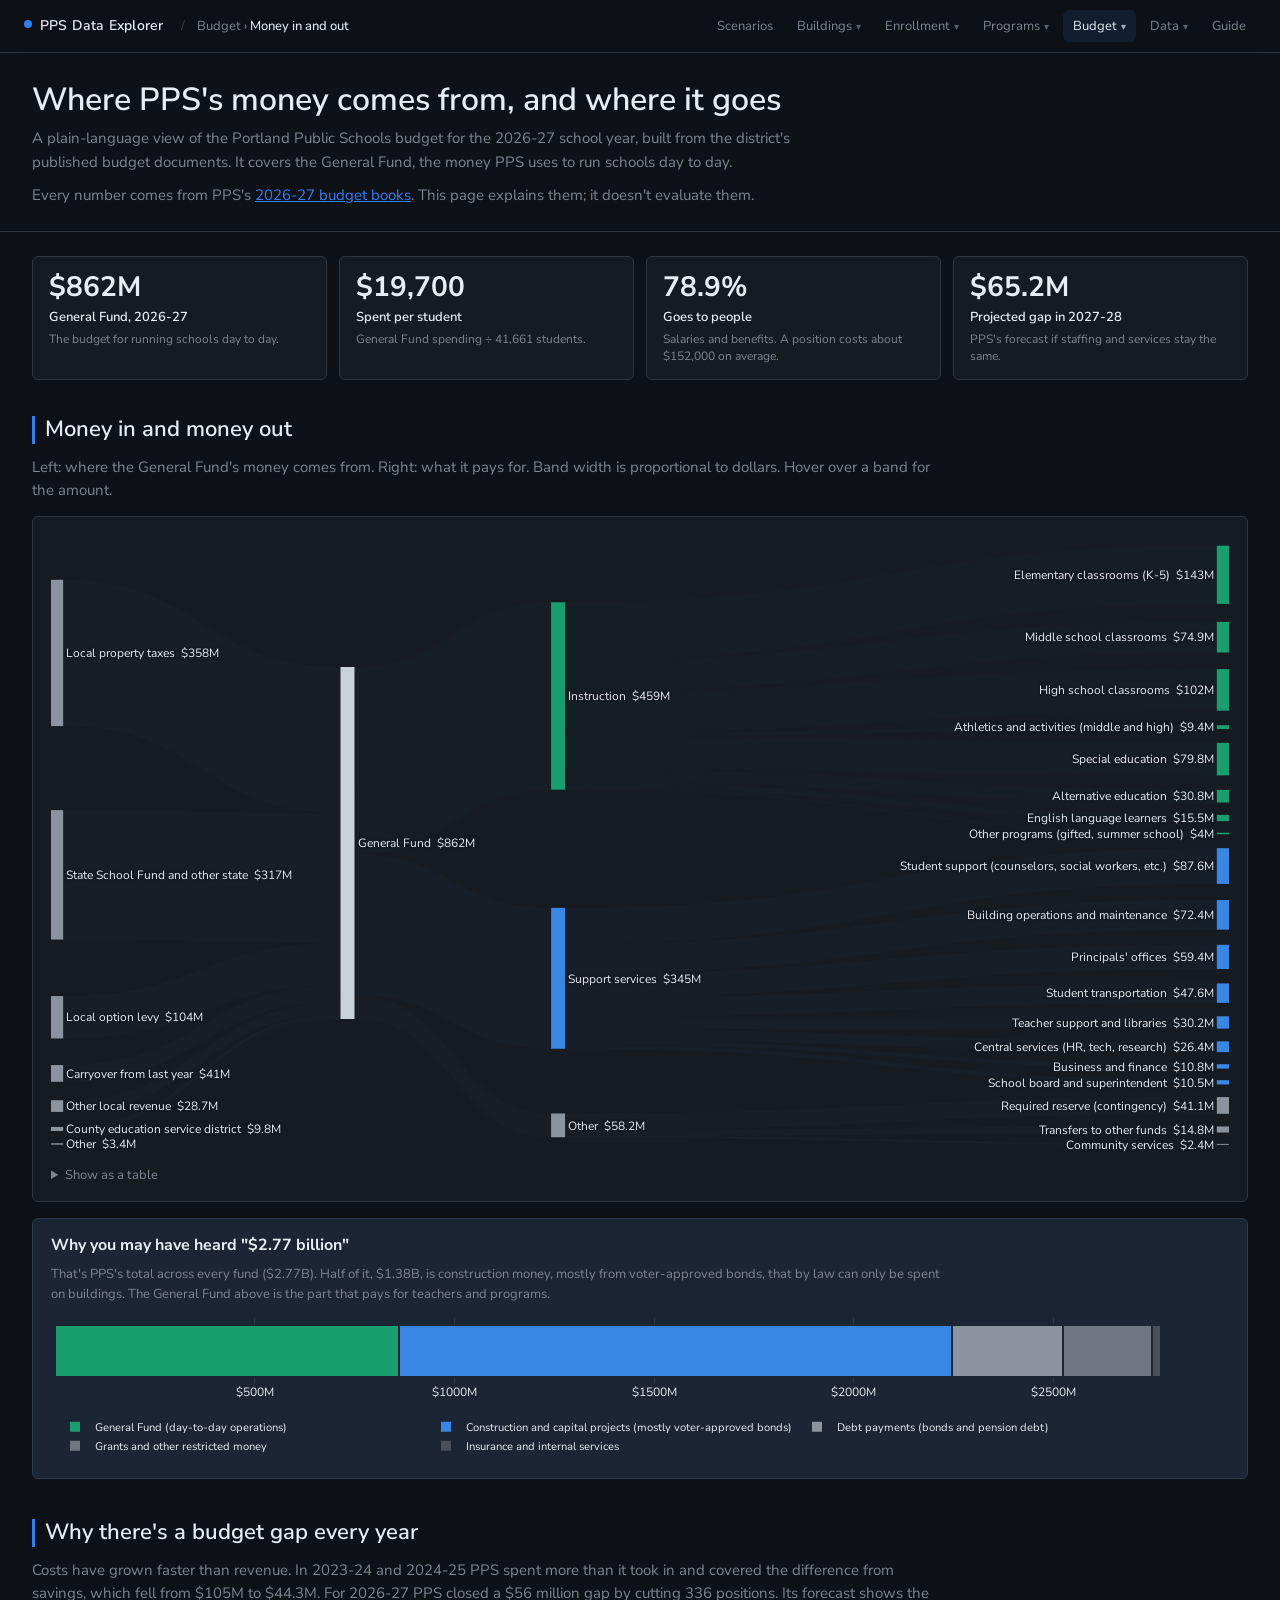
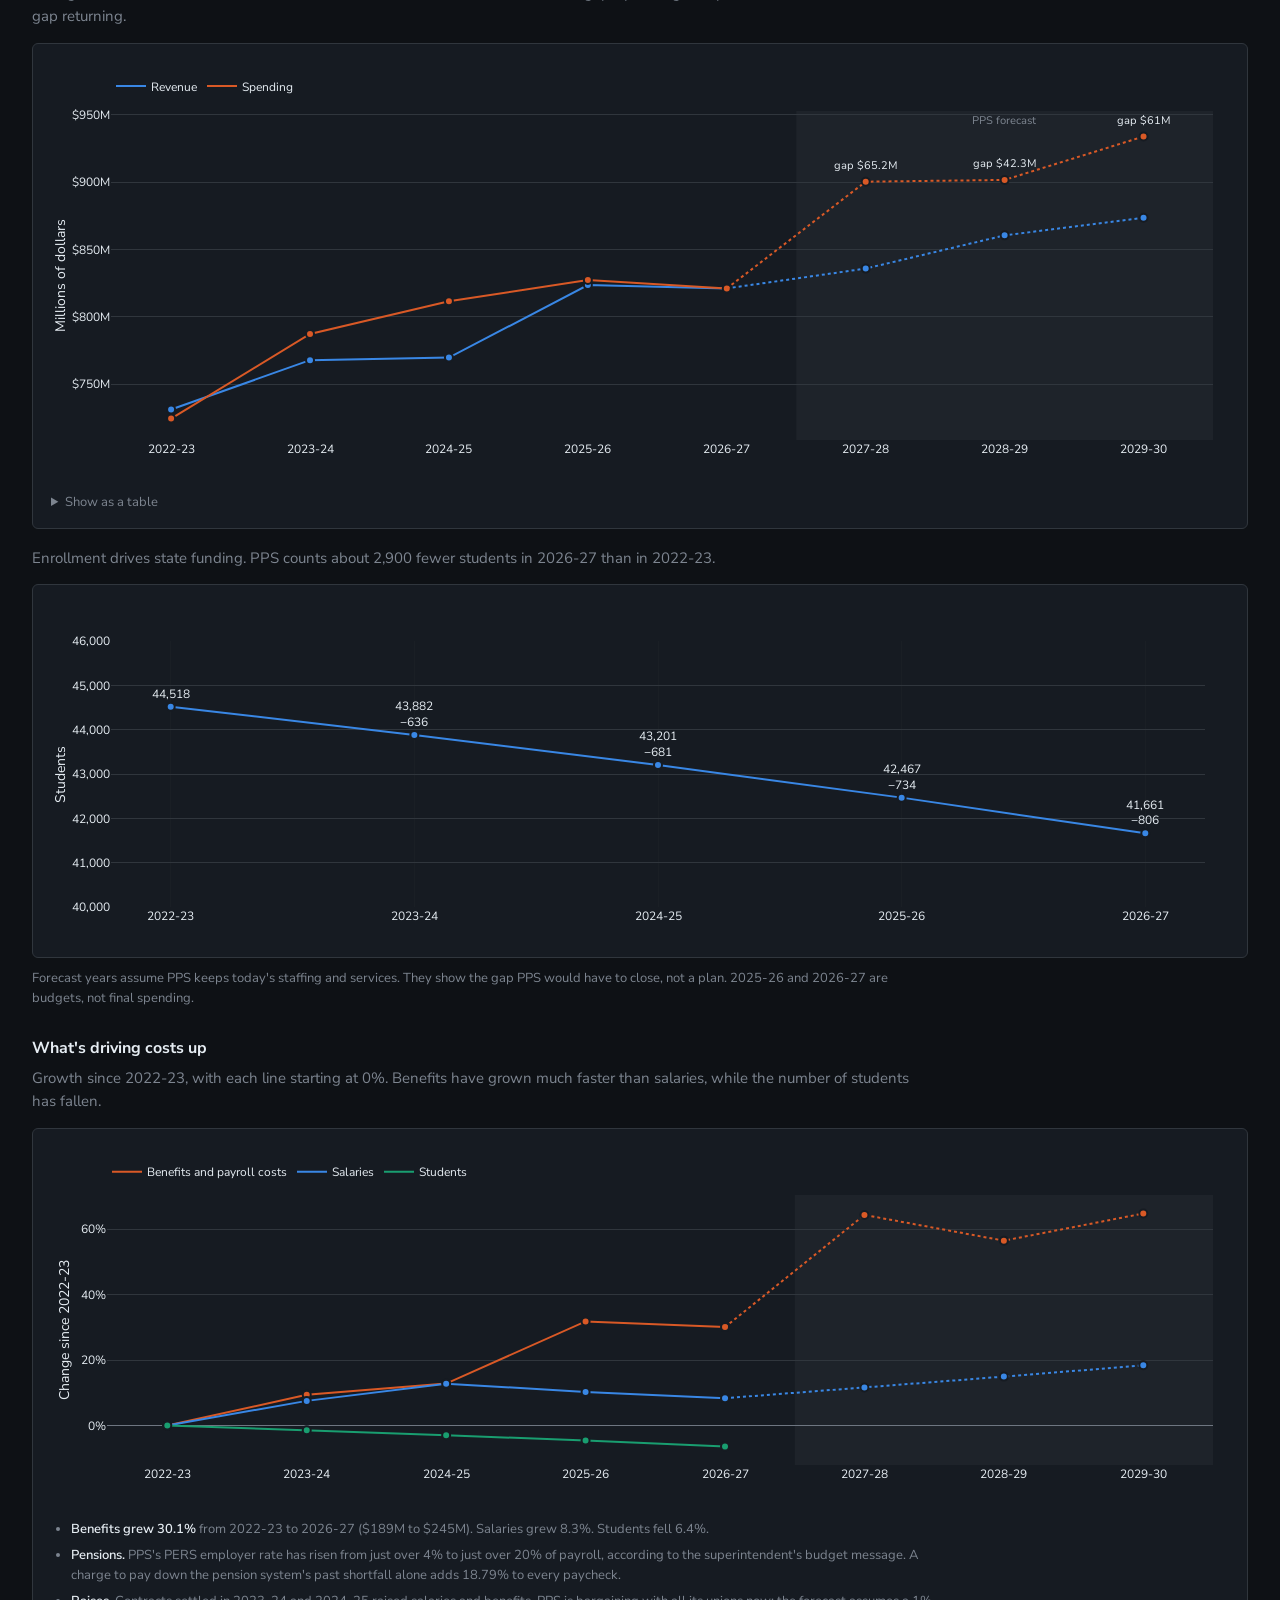
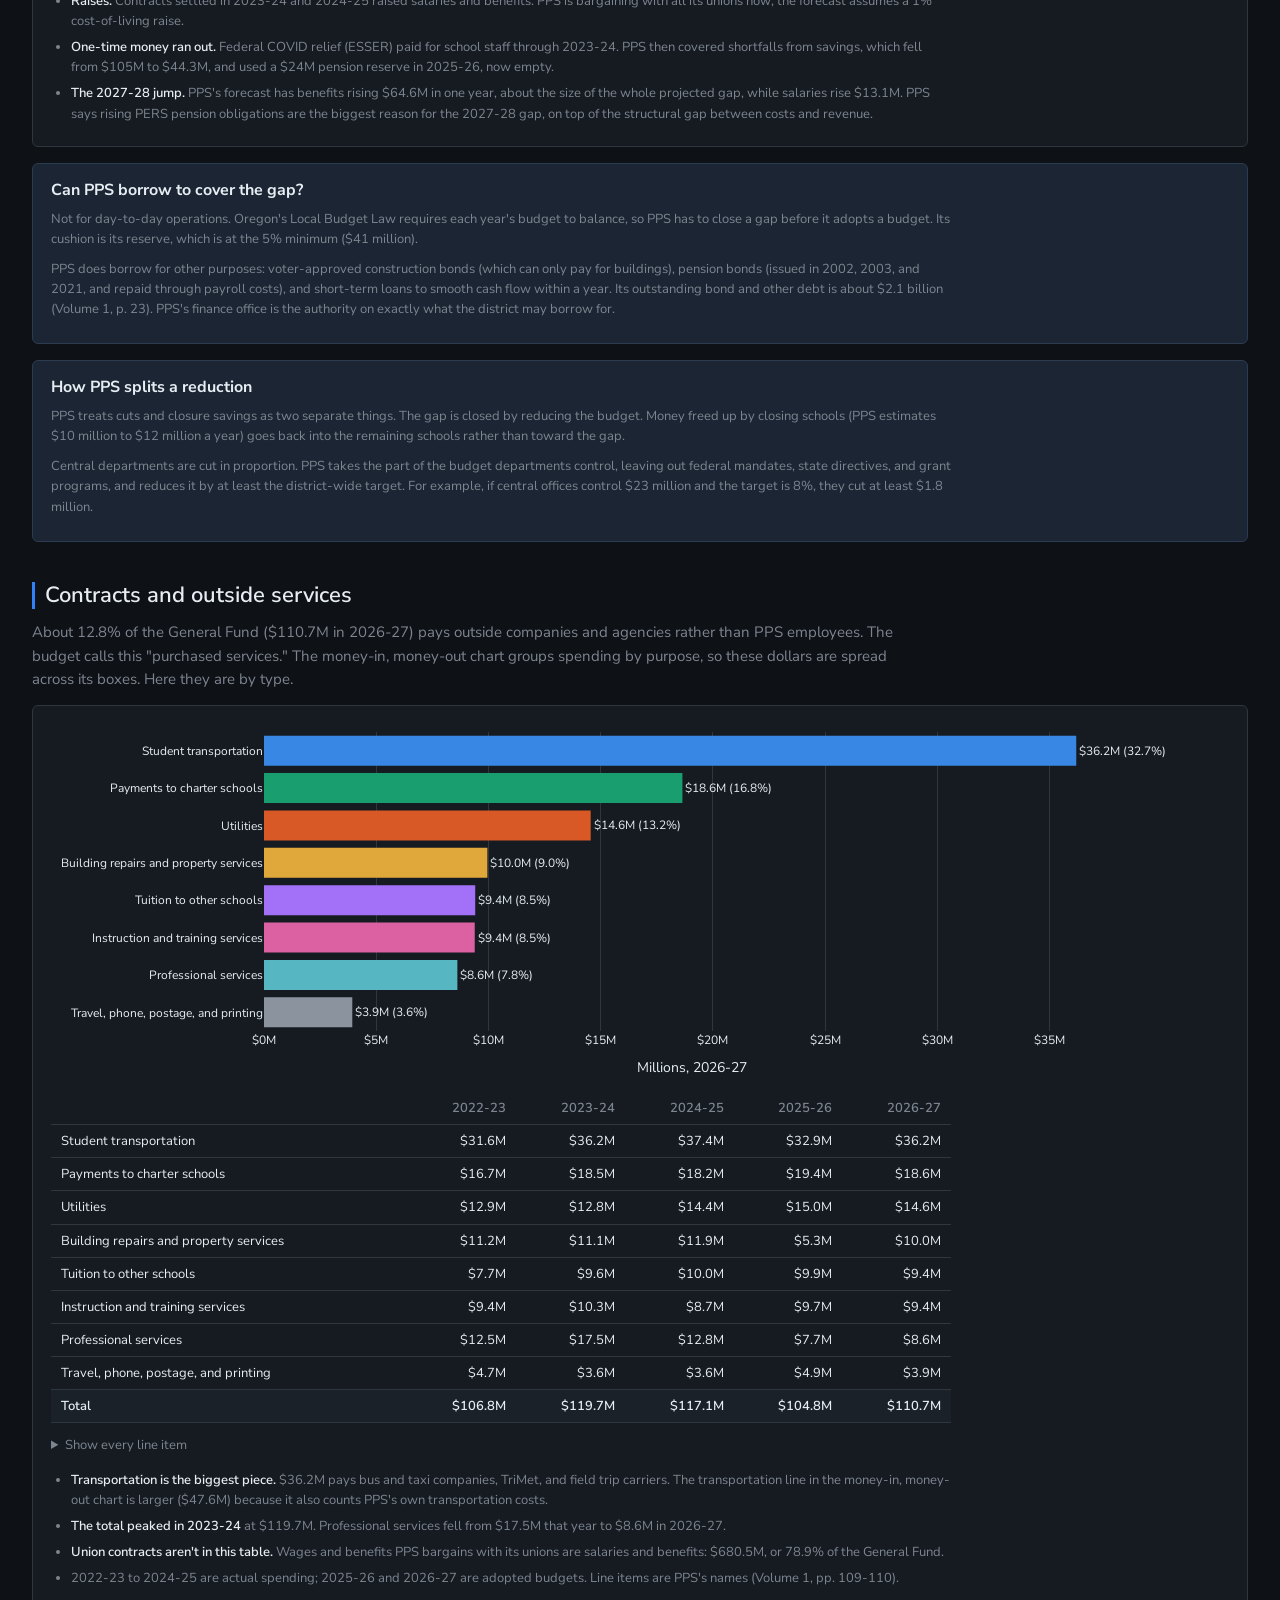
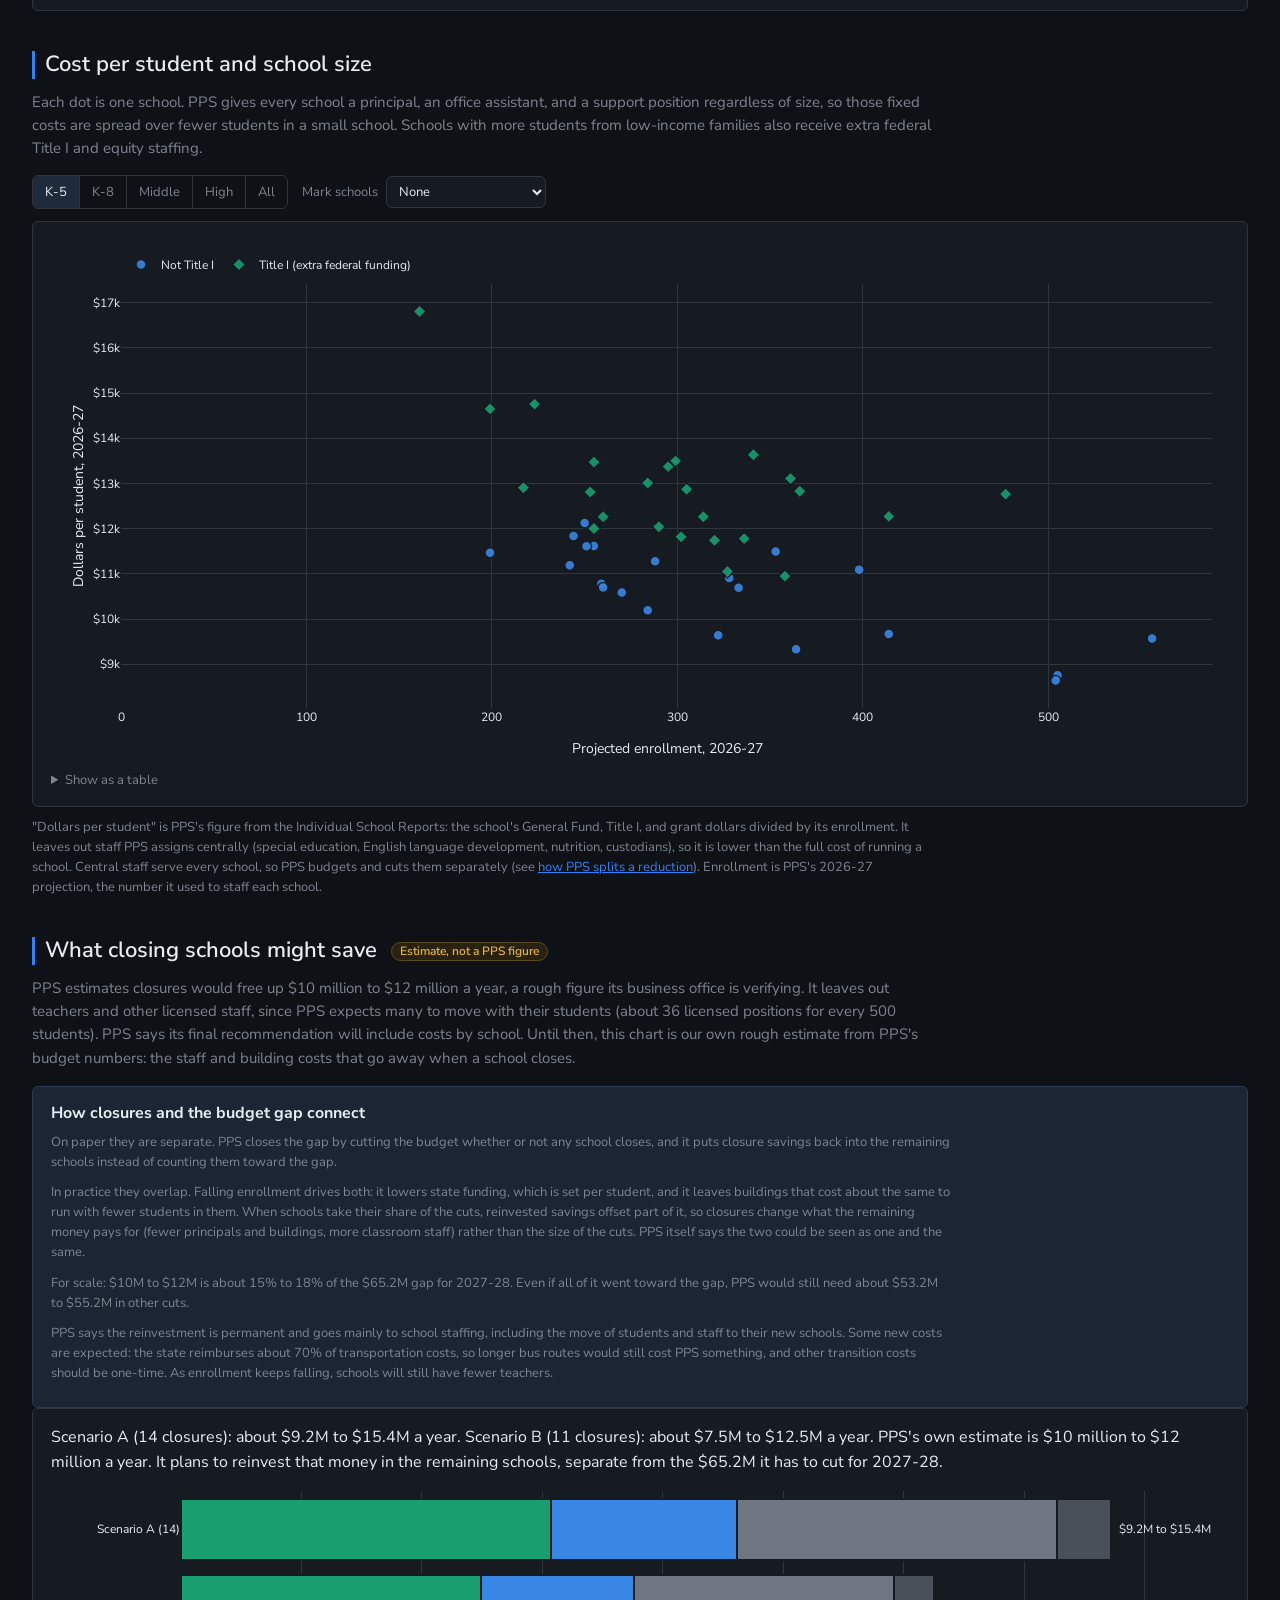
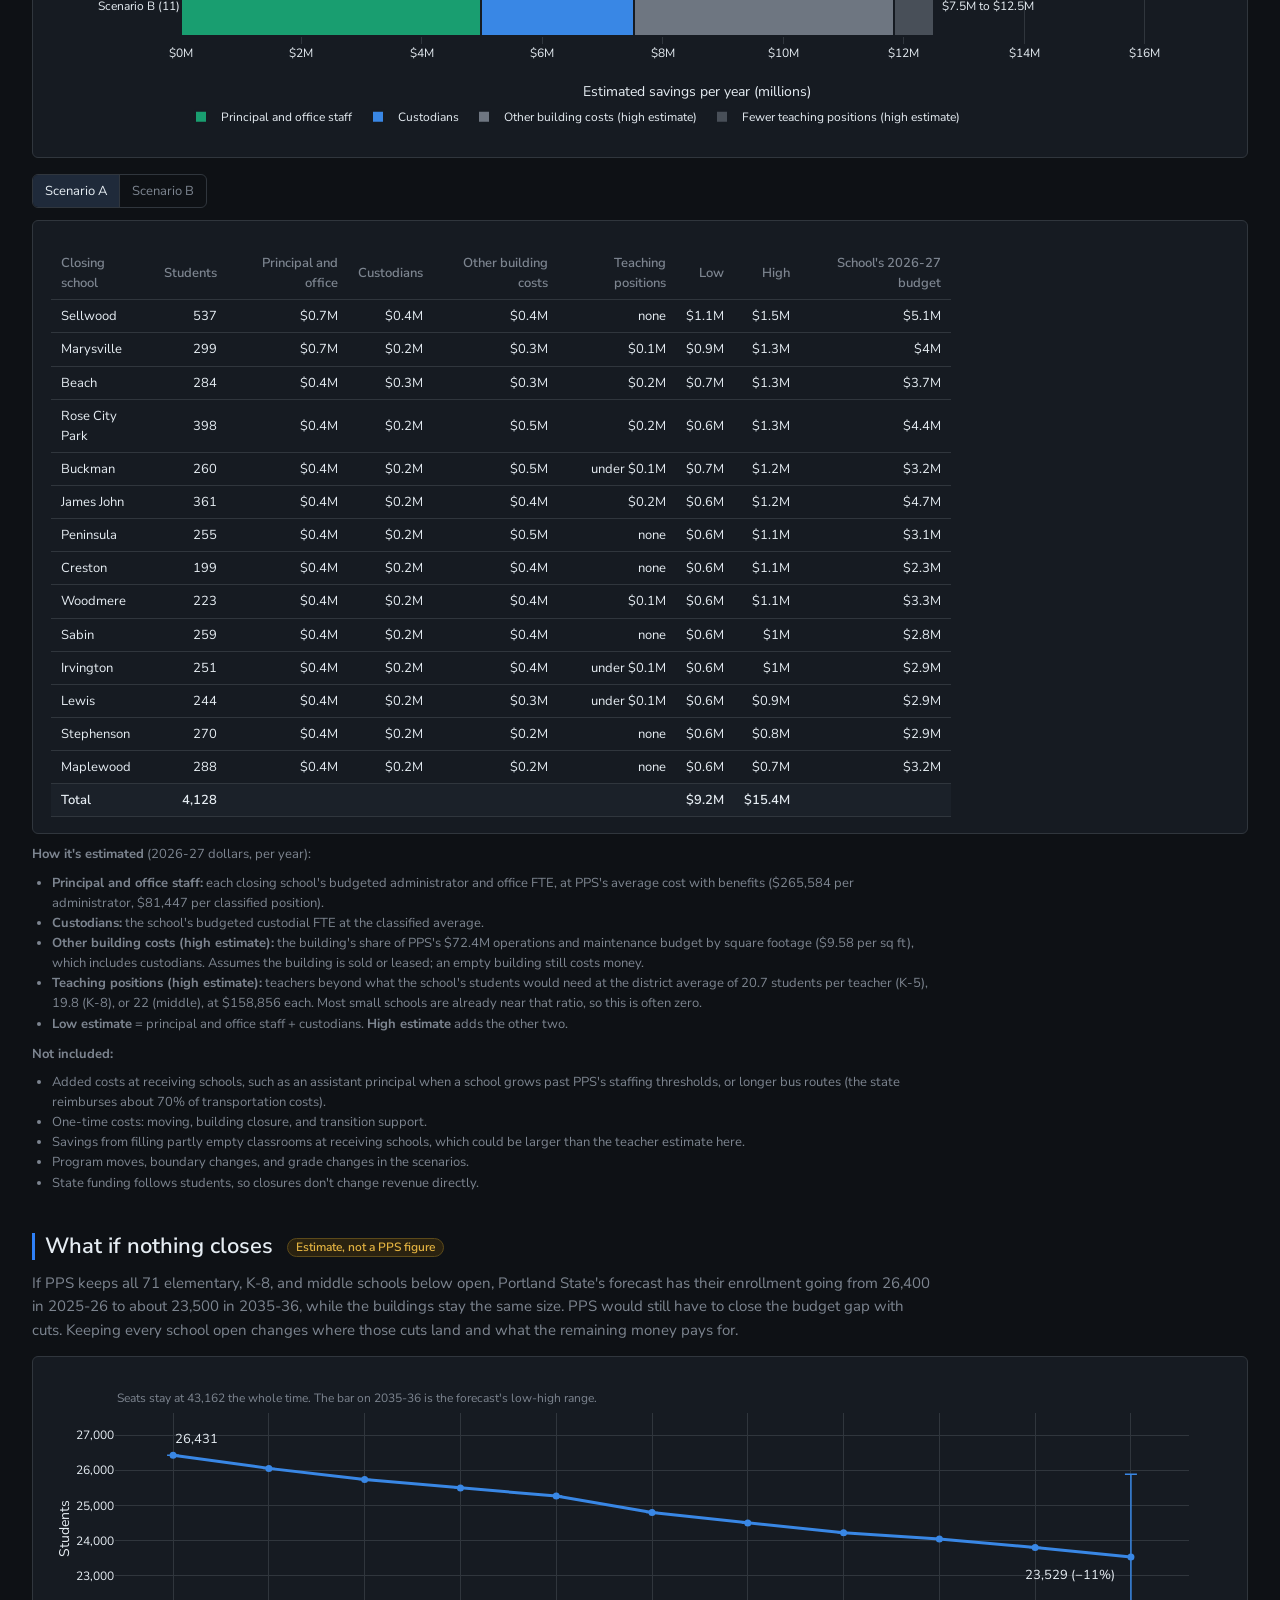
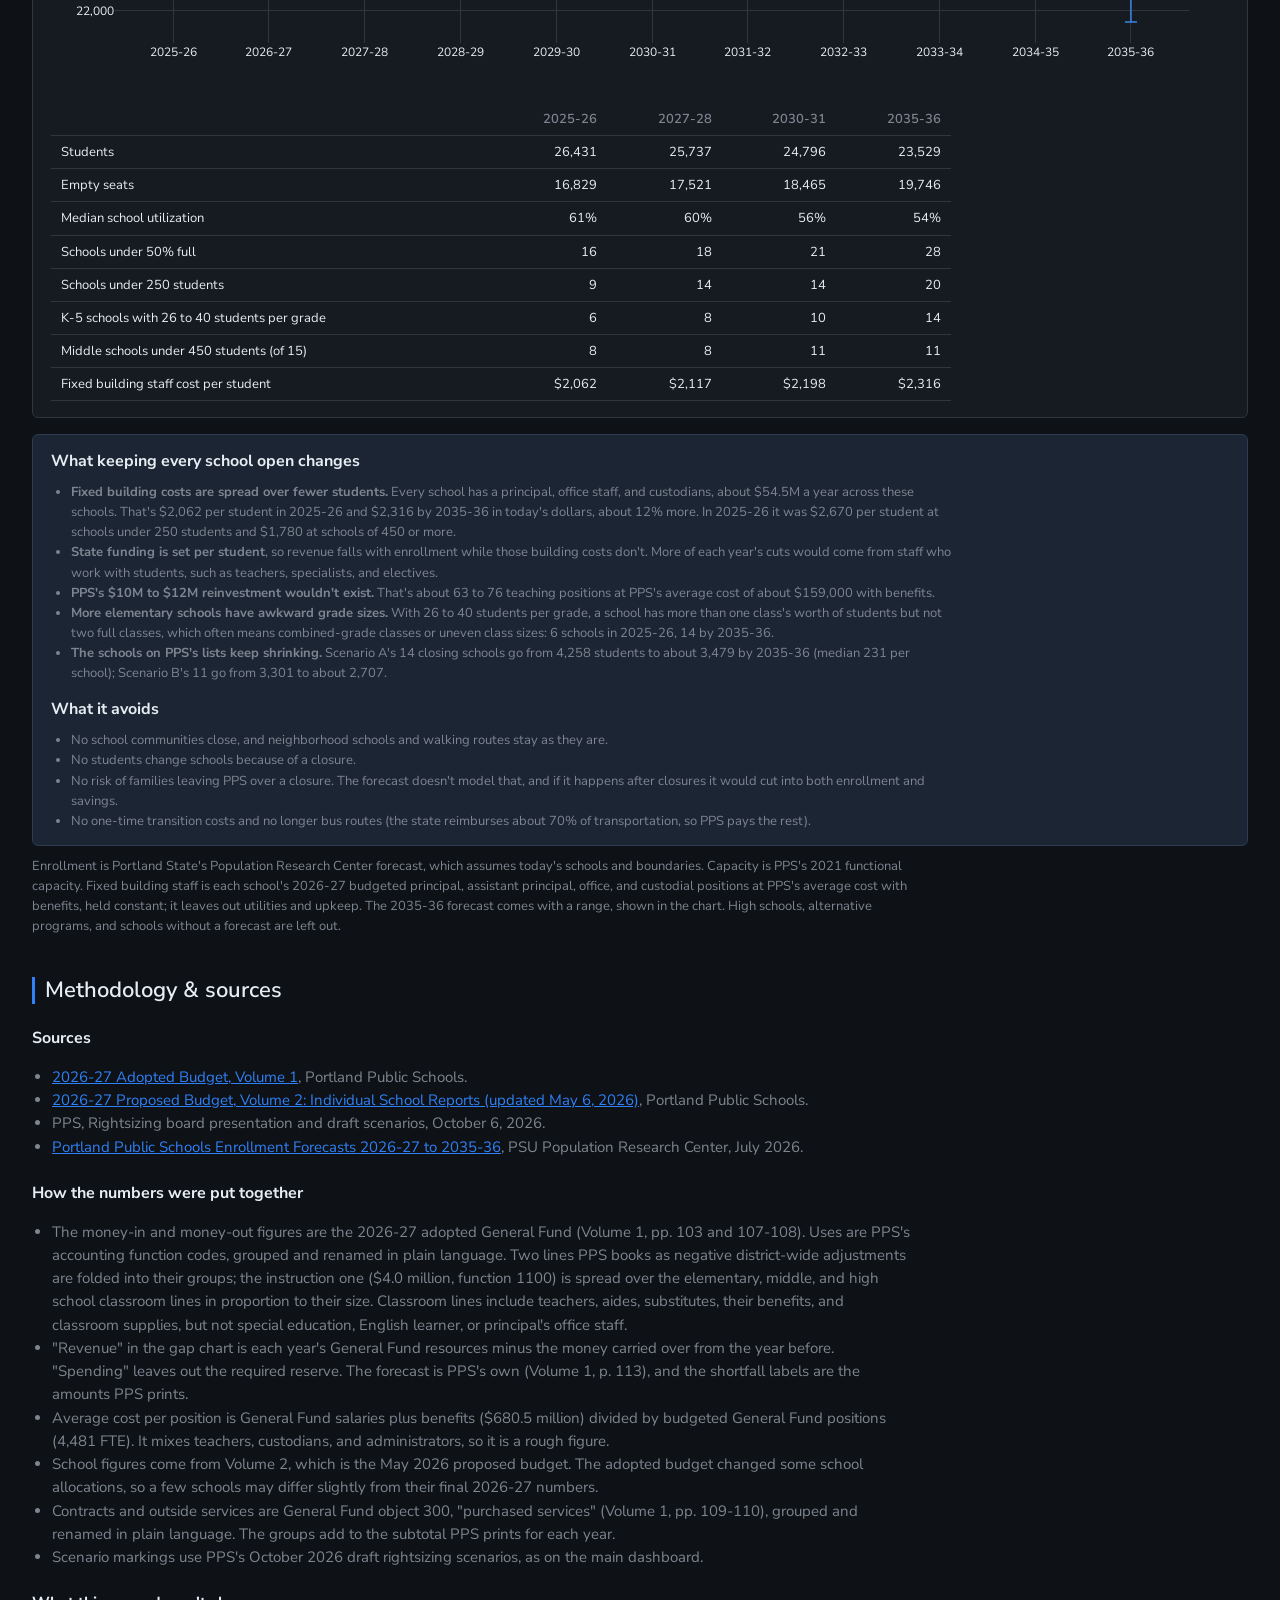
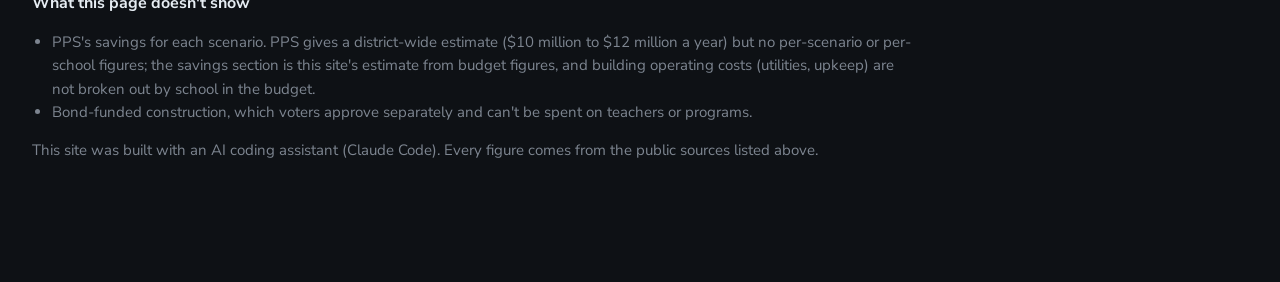
<file: web/budget.html>
<!doctype html>
<html lang="en">
<head>
<meta charset="utf-8">
<meta name="viewport" content="width=device-width, initial-scale=1">
<title>PPS Budget Explorer | Portland Public Schools Data Explorer</title>
<link rel="icon" href="favicon.ico" sizes="any">
<link rel="icon" type="image/png" href="favicon.png">
<link rel="apple-touch-icon" href="apple-touch-icon.png">

<link rel="preconnect" href="https://fonts.googleapis.com">
<link rel="preconnect" href="https://fonts.gstatic.com" crossorigin>
<link rel="stylesheet"
  href="https://fonts.googleapis.com/css2?family=Nunito+Sans:ital,wght@0,400;0,600;0,700;1,400&display=swap">
<link rel="stylesheet" href="nav.css">
<script src="https://cdn.plot.ly/plotly-2.35.2.min.js"></script>
<script src="plotly-defaults.js"></script>

<style>
  :root {
    --bg: #0e1115; --panel: #161b22; --border: #30363d; --fg: #e6edf3;
    --muted: #7d8590; --accent: #2f81f7;
    --fs-h1: 32px; --fs-h2: 22px; --fs-h3: 16px;
    --fs-body: 15px; --fs-note: 15px; --fs-small: 13px; --fs-micro: 12px;
    --nav-h: 52px; --max-w: 1600px;
  }
  @media (max-width: 700px) {
    :root { --fs-h1: 24px; --fs-h2: 18px; --fs-h3: 15px; --fs-body: 15px;
      --fs-note: 14px; --fs-small: 12.5px; --fs-micro: 11.5px; --nav-h: 48px; }
  }
  * { box-sizing: border-box; }
  html, body { margin: 0; background: var(--bg); color: var(--fg);
    font: var(--fs-body)/1.55 "Nunito Sans", -apple-system, "SF Pro Text", Helvetica, Arial, sans-serif;
    -webkit-font-smoothing: antialiased; }


  header { padding: 28px 32px 24px; border-bottom: 1px solid var(--border);
    max-width: var(--max-w); margin: 0 auto; }
  header h1 { margin: 0 0 8px; font-size: var(--fs-h1); font-weight: 600; line-height: 1.2; }
  header p { margin: 0 0 10px; color: var(--muted); max-width: 820px; font-size: var(--fs-note); }
  header p:last-of-type { margin-bottom: 0; }
  a { color: var(--accent); }
  a:hover { color: var(--fg); }

  main { padding: 24px 32px 80px; max-width: var(--max-w); margin: 0 auto; }
  section { margin-bottom: 40px; scroll-margin-top: calc(var(--nav-h) + 12px); }
  section > h2 { margin: 0 0 12px; font-size: var(--fs-h2); font-weight: 600;
    border-left: 3px solid var(--accent); padding-left: 10px; line-height: 1.25; }
  p.note { color: var(--muted); margin: 0 0 14px; font-size: var(--fs-note); max-width: 900px; }
  p.caveat { color: var(--muted); margin: 10px 0 0; font-size: var(--fs-small); max-width: 900px; }

  .panel { background: var(--panel); border: 1px solid var(--border); border-radius: 6px; }
  .panel-pad { padding: 16px 18px; }

  .tiles { display: grid; grid-template-columns: repeat(auto-fit, minmax(210px, 1fr));
    gap: 12px; margin-bottom: 36px; }
  .tile { background: var(--panel); border: 1px solid var(--border); border-radius: 6px;
    padding: 14px 16px; }
  .tile .value { font-size: 28px; font-weight: 700; line-height: 1.15;
    font-variant-numeric: tabular-nums; }
  .tile .label { color: var(--fg); font-size: var(--fs-small); font-weight: 600; margin-top: 4px; }
  .tile .sub { color: var(--muted); font-size: var(--fs-micro); margin-top: 4px; line-height: 1.4; }

  .callout { background: #1c2533; border: 1px solid #2b3b52; border-radius: 6px;
    padding: 14px 18px; margin-top: 16px; }
  .callout h3 { margin: 0 0 6px; font-size: var(--fs-h3); }
  .callout p { margin: 0 0 10px; color: var(--muted); font-size: var(--fs-small); max-width: 900px; }

  .chart { width: 100%; }
  #plot-flow { height: 620px; }
  #plot-funds { height: 150px; }
  #plot-gap { height: 420px; }
  #plot-enroll { height: 340px; }
  #plot-drivers { height: 360px; }
  .facts { color: var(--muted); font-size: var(--fs-small); max-width: 900px; margin: 14px 0 0; padding-left: 20px; }
  .facts li { margin-bottom: 6px; }
  .facts b { color: var(--fg); font-weight: 600; }
  #plot-schools { height: 520px; }
  #plot-savings { height: 260px; }
  #plot-no-closures { height: 320px; }
  .estimate-badge { display: inline-block; font-size: var(--fs-micro); font-weight: 600;
    color: #e3b341; border: 1px solid #5c4a1a; background: #2a2210; border-radius: 10px;
    padding: 1px 8px; margin-left: 8px; vertical-align: middle; }
  .savings-head { font-size: var(--fs-h3); margin: 0 0 6px; }
  ul.caveats { color: var(--muted); font-size: var(--fs-small); max-width: 900px; margin: 8px 0 0; padding-left: 20px; }
  @media (max-width: 700px) {
    #plot-flow { display: none; }
    #plot-gap { height: 340px; }
    #plot-funds { height: 260px; }
  }
  .mobile-only { display: none; }
  @media (max-width: 700px) { .mobile-only { display: block; } }

  .controls { display: flex; flex-wrap: wrap; gap: 14px; align-items: center; margin-bottom: 12px; }
  .seg { display: inline-flex; border: 1px solid var(--border); border-radius: 6px; overflow: hidden; }
  .seg button { background: transparent; color: var(--muted); border: 0; padding: 6px 12px;
    font: inherit; font-size: var(--fs-small); cursor: pointer; }
  .seg button + button { border-left: 1px solid var(--border); }
  .seg button.on { background: #1f2a3a; color: var(--fg); }
  .controls label { color: var(--muted); font-size: var(--fs-small); display: inline-flex; gap: 8px; align-items: center; }
  .controls select { background: var(--panel); color: var(--fg); border: 1px solid var(--border);
    border-radius: 6px; padding: 5px 8px; font: inherit; font-size: var(--fs-small); }

  details { margin-top: 12px; }
  details summary { cursor: pointer; color: var(--muted); font-size: var(--fs-small); }
  table.data { border-collapse: collapse; width: 100%; max-width: 900px; margin-top: 10px;
    font-size: var(--fs-small); font-variant-numeric: tabular-nums; }
  table.data th, table.data td { padding: 6px 10px; border-bottom: 1px solid var(--border); text-align: left; }
  table.data th { color: var(--muted); font-weight: 600; }
  table.data td.num, table.data th.num { text-align: right; }
  table.data tr.group td { color: var(--fg); font-weight: 600; background: #1b2129; }
  table.data td.sub { padding-left: 24px; color: var(--muted); }
  .table-scroll { overflow-x: auto; }

  .methodology { font-size: var(--fs-body); }
  .methodology h3 { font-size: var(--fs-h3); margin: 22px 0 8px; }
  .methodology p, .methodology li { color: var(--muted); max-width: 860px; }
  .methodology ul { padding-left: 20px; }

  @media (max-width: 700px) {
    header { padding: 20px 16px 18px; }
    main { padding: 18px 16px 60px; }
    .panel-pad { padding: 12px; }
    .tile .value { font-size: 24px; }
  }
</style>
<script data-goatcounter="https://a9n27kisdf.execute-api.us-east-1.amazonaws.com/count/ppsdata"
        async src="count.js"></script>
</head>
<body data-page="budget">

<div class="topnav">
  <div class="topnav-inner">
    <a class="brand" href="index.html"><span class="dot"></span>PPS Data Explorer</a>
    <span class="nav-current" id="nav-current" aria-live="polite"></span>
    <button class="nav-toggle" id="nav-toggle" aria-label="Toggle navigation" aria-expanded="false">
      <svg width="16" height="16" viewBox="0 0 16 16" fill="none" stroke="currentColor" stroke-width="1.6"><path d="M2 4h12M2 8h12M2 12h12"/></svg>
      Menu
    </button>
    <nav id="primary-nav" aria-label="Sections"></nav>
  </div>
</div>

<header>
  <h1>Where PPS's money comes from, and where it goes</h1>
  <p>
    A plain-language view of the Portland Public Schools budget for the 2026-27
    school year, built from the district's published budget documents. It covers
    the General Fund, the money PPS uses to run schools day to day.
  </p>
  <p>
    Every number comes from PPS's
    <a href="#section-methodology">2026-27 budget books</a>. This page explains them;
    it doesn't evaluate them.
  </p>
</header>

<main>
  <div class="tiles" id="tiles"></div>

  <section id="section-flow">
    <h2>Money in and money out</h2>
    <p class="note">
      Left: where the General Fund's money comes from. Right: what it pays for.
      Band width is proportional to dollars. Hover over a band for the amount.
    </p>
    <div class="panel panel-pad">
      <div id="plot-flow" class="chart"></div>
      <p class="mobile-only note">On a small screen the breakdown is shown as a table.</p>
      <details id="flow-details">
        <summary>Show as a table</summary>
        <div class="table-scroll"><table class="data" id="flow-table"></table></div>
      </details>
    </div>

    <div class="callout">
      <h3>Why you may have heard "$2.77 billion"</h3>
      <p id="funds-text"></p>
      <div id="plot-funds" class="chart"></div>
    </div>
  </section>

  <section id="section-gap">
    <h2>Why there's a budget gap every year</h2>
    <p class="note" id="gap-text"></p>
    <div class="panel panel-pad">
      <div id="plot-gap" class="chart"></div>
      <details>
        <summary>Show as a table</summary>
        <div class="table-scroll"><table class="data" id="gap-table"></table></div>
      </details>
    </div>
    <p class="note" style="margin-top:18px">
      Enrollment drives state funding. PPS counts about 2,900 fewer students in
      2026-27 than in 2022-23.
    </p>
    <div class="panel panel-pad">
      <div id="plot-enroll" class="chart"></div>
    </div>
    <p class="caveat">
      Forecast years assume PPS keeps today's staffing and services. They show the
      gap PPS would have to close, not a plan. 2025-26 and 2026-27 are budgets, not
      final spending.
    </p>

    <h3 class="savings-head" style="margin-top:28px">What's driving costs up</h3>
    <p class="note">
      Growth since 2022-23, with each line starting at 0%. Benefits have grown much
      faster than salaries, while the number of students has fallen.
    </p>
    <div class="panel panel-pad">
      <div id="plot-drivers" class="chart"></div>
      <ul class="facts" id="driver-facts"></ul>
    </div>

    <div class="callout">
      <h3>Can PPS borrow to cover the gap?</h3>
      <p>
        Not for day-to-day operations. Oregon's Local Budget Law requires each year's
        budget to balance, so PPS has to close a gap before it adopts a budget. Its
        cushion is its reserve, which is at the 5% minimum ($41 million).
      </p>
      <p>
        PPS does borrow for other purposes: voter-approved construction bonds (which can
        only pay for buildings), pension bonds (issued in 2002, 2003, and 2021, and repaid
        through payroll costs), and short-term loans to smooth cash flow within a year.
        Its outstanding bond and other debt is about $2.1 billion (Volume 1, p. 23).
        PPS's finance office is the authority on exactly what the district may borrow for.
      </p>
    </div>

    <div class="callout" id="reductions">
      <h3>How PPS splits a reduction</h3>
      <p>
        PPS treats cuts and closure savings as two separate things. The gap is closed
        by reducing the budget. Money freed up by closing schools (PPS estimates $10
        million to $12 million a year) goes back into the remaining schools rather than
        toward the gap.
      </p>
      <p>
        Central departments are cut in proportion. PPS takes the part of the budget
        departments control, leaving out federal mandates, state directives, and grant
        programs, and reduces it by at least the district-wide target. For example, if
        central offices control $23 million and the target is 8%, they cut at least
        $1.8 million.
      </p>
    </div>
  </section>

  <section id="section-contracts">
    <h2>Contracts and outside services</h2>
    <p class="note" id="contracts-text"></p>
    <div class="panel panel-pad">
      <div id="plot-contracts" class="chart"></div>
      <div class="table-scroll"><table class="data" id="contracts-table"></table></div>
      <details>
        <summary>Show every line item</summary>
        <div class="table-scroll"><table class="data" id="contracts-lines"></table></div>
      </details>
      <ul class="facts" id="contracts-facts"></ul>
    </div>
  </section>

  <section id="section-schools">
    <h2>Cost per student and school size</h2>
    <p class="note">
      Each dot is one school. PPS gives every school a principal, an office
      assistant, and a support position regardless of size, so those fixed costs are
      spread over fewer students in a small school. Schools with more students from
      low-income families also receive extra federal Title I and equity staffing.
    </p>
    <div class="controls">
      <div class="seg" id="band-seg">
        <button data-band="K-5" class="on">K-5</button>
        <button data-band="K-8">K-8</button>
        <button data-band="Middle">Middle</button>
        <button data-band="High">High</button>
        <button data-band="all">All</button>
      </div>
      <label>Mark schools
        <select id="mark-select">
          <option value="">None</option>
          <option value="rs_a">Closing in Scenario A</option>
          <option value="rs_b">Closing in Scenario B</option>
        </select>
      </label>
    </div>
    <div class="panel panel-pad">
      <div id="plot-schools" class="chart"></div>
      <details>
        <summary>Show as a table</summary>
        <div class="table-scroll"><table class="data" id="schools-table"></table></div>
      </details>
    </div>
    <p class="caveat">
      "Dollars per student" is PPS's figure from the Individual School Reports: the
      school's General Fund, Title I, and grant dollars divided by its enrollment. It
      leaves out staff PPS assigns centrally (special education, English language
      development, nutrition, custodians), so it is lower than the full cost of
      running a school. Central staff serve every school, so PPS budgets and cuts them
      separately (see <a href="#reductions">how PPS splits a reduction</a>). Enrollment is
      PPS's 2026-27 projection, the number it used to staff each school.
    </p>
  </section>

  <section id="section-savings">
    <h2>What closing schools might save <span class="estimate-badge">Estimate, not a PPS figure</span></h2>
    <p class="note">
      PPS estimates closures would free up $10 million to $12 million a year, a rough
      figure its business office is verifying. It leaves out teachers and other licensed
      staff, since PPS expects many to move with their students (about 36 licensed
      positions for every 500 students). PPS says its final recommendation will include
      costs by school. Until then, this chart is our own rough estimate from PPS's budget
      numbers: the staff and building costs that go away when a school closes.
    </p>
    <div class="callout" id="savings-and-gap">
      <h3>How closures and the budget gap connect</h3>
      <p>
        On paper they are separate. PPS closes the gap by cutting the budget whether or
        not any school closes, and it puts closure savings back into the remaining
        schools instead of counting them toward the gap.
      </p>
      <p>
        In practice they overlap. Falling enrollment drives both: it lowers state funding,
        which is set per student, and it leaves buildings that cost about the same to run
        with fewer students in them. When schools take their share of the cuts, reinvested
        savings offset part of it, so closures change what the remaining money pays for
        (fewer principals and buildings, more classroom staff) rather than the size of the
        cuts. PPS itself says the two could be seen as one and the same.
      </p>
      <p id="savings-scale"></p>
      <p>
        PPS says the reinvestment is permanent and goes mainly to school staffing,
        including the move of students and staff to their new schools. Some new costs
        are expected: the state reimburses about 70% of transportation costs, so longer
        bus routes would still cost PPS something, and other transition costs should be
        one-time. As enrollment keeps falling, schools will still have fewer teachers.
      </p>
    </div>
    <div class="panel panel-pad">
      <p class="savings-head" id="savings-head"></p>
      <div id="plot-savings" class="chart"></div>
    </div>
    <div class="controls" style="margin-top:16px">
      <div class="seg" id="savings-seg">
        <button data-s="rs_a" class="on">Scenario A</button>
        <button data-s="rs_b">Scenario B</button>
      </div>
    </div>
    <div class="panel panel-pad">
      <div class="table-scroll"><table class="data" id="savings-table"></table></div>
    </div>
    <p class="caveat"><b>How it's estimated</b> (2026-27 dollars, per year):</p>
    <ul class="caveats" id="savings-method"></ul>
    <p class="caveat"><b>Not included:</b></p>
    <ul class="caveats">
      <li>Added costs at receiving schools, such as an assistant principal when a school
        grows past PPS's staffing thresholds, or longer bus routes (the state reimburses about 70% of transportation costs).</li>
      <li>One-time costs: moving, building closure, and transition support.</li>
      <li>Savings from filling partly empty classrooms at receiving schools, which
        could be larger than the teacher estimate here.</li>
      <li>Program moves, boundary changes, and grade changes in the scenarios.</li>
      <li>State funding follows students, so closures don't change revenue directly.</li>
    </ul>
  </section>

  <section id="section-no-closures">
    <h2>What if nothing closes <span class="estimate-badge">Estimate, not a PPS figure</span></h2>
    <p class="note" id="nc-intro"></p>
    <div class="panel panel-pad">
      <div id="plot-no-closures" class="chart"></div>
      <div class="table-scroll"><table class="data" id="nc-table"></table></div>
    </div>
    <div class="callout">
      <h3>What keeping every school open changes</h3>
      <ul class="caveats" id="nc-costs"></ul>
      <h3 style="margin-top:14px">What it avoids</h3>
      <ul class="caveats">
        <li>No school communities close, and neighborhood schools and walking routes stay as they are.</li>
        <li>No students change schools because of a closure.</li>
        <li>No risk of families leaving PPS over a closure. The forecast doesn't model that, and if it
          happens after closures it would cut into both enrollment and savings.</li>
        <li>No one-time transition costs and no longer bus routes (the state reimburses about 70% of
          transportation, so PPS pays the rest).</li>
      </ul>
    </div>
    <p class="caveat">
      Enrollment is Portland State's Population Research Center forecast, which assumes
      today's schools and boundaries. Capacity is PPS's 2021 functional capacity. Fixed
      building staff is each school's 2026-27 budgeted principal, assistant principal,
      office, and custodial positions at PPS's average cost with benefits, held constant;
      it leaves out utilities and upkeep. The 2035-36 forecast comes with a range, shown
      in the chart. High schools, alternative programs, and schools without a forecast
      are left out.
    </p>
  </section>

  <section id="section-methodology" class="methodology">
    <h2>Methodology &amp; sources</h2>
    <h3>Sources</h3>
    <ul id="source-list"></ul>
    <h3>How the numbers were put together</h3>
    <ul>
      <li>The money-in and money-out figures are the 2026-27 adopted General Fund
        (Volume 1, pp. 103 and 107-108). Uses are PPS's accounting function codes,
        grouped and renamed in plain language. Two lines PPS books as negative
        district-wide adjustments are folded into their groups; the instruction one
        ($4.0 million, function 1100) is spread over the elementary, middle, and high school
        classroom lines in proportion to their size. Classroom lines include teachers,
        aides, substitutes, their benefits, and classroom supplies, but not special
        education, English learner, or principal's office staff.</li>
      <li>"Revenue" in the gap chart is each year's General Fund resources minus the
        money carried over from the year before. "Spending" leaves out the required
        reserve. The forecast is PPS's own (Volume 1, p. 113), and the shortfall
        labels are the amounts PPS prints.</li>
      <li>Average cost per position is General Fund salaries plus benefits ($680.5
        million) divided by budgeted General Fund positions (4,481 FTE). It mixes
        teachers, custodians, and administrators, so it is a rough figure.</li>
      <li>School figures come from Volume 2, which is the May 2026 proposed budget.
        The adopted budget changed some school allocations, so a few schools may
        differ slightly from their final 2026-27 numbers.</li>
      <li>Contracts and outside services are General Fund object 300, "purchased
        services" (Volume 1, pp. 109-110), grouped and renamed in plain language. The
        groups add to the subtotal PPS prints for each year.</li>
      <li>Scenario markings use PPS's October 2026 draft rightsizing scenarios, as on
        the main dashboard.</li>
    </ul>
    <h3>What this page doesn't show</h3>
    <ul>
      <li>PPS's savings for each scenario. PPS gives a district-wide estimate ($10 million
        to $12 million a year) but no per-scenario or per-school figures; the savings
        section is this site's estimate from budget figures, and building operating
        costs (utilities, upkeep) are not broken out by school in the budget.</li>
      <li>Bond-funded construction, which voters approve separately and can't be spent
        on teachers or programs.</li>
    </ul>
    <p>This site was built with an AI coding assistant (Claude Code). Every figure
      comes from the public sources listed above.</p>
  </section>
</main>

<script src="nav.js"></script>
<script>
(async function () {
  const D = await (await fetch("budget.json")).json();

  const FONT = { color: "#e6edf3", size: 12, family: '"Nunito Sans", -apple-system, Helvetica, Arial, sans-serif' };
  const SURFACE = "#161b22", GRID = "#30363d", MUTED = "#7d8590";
  // Validated with the dataviz validator on #161b22 (dark): blue / aqua pass
  // CVD and normal-vision separation.
  const BLUE = "#3987e5", AQUA = "#199e70", ORANGE = "#d95926", GRAY = "#8b949e";
  const CONFIG = { displayModeBar: false, responsive: true };
  const mobile = () => window.innerWidth < 700;

  const fmtM = (k) => k >= 1000000
    ? "$" + (k / 1000000).toFixed(2) + "B"
    : "$" + (k / 1000).toLocaleString(undefined, { maximumFractionDigits: k >= 100000 ? 0 : 1 }) + "M";
  const fmtUSD = (v) => "$" + Math.round(v).toLocaleString();
  const pct = (part, whole) => (100 * part / whole).toFixed(1) + "%";
  const total = D.general_fund_total;

  // ---- Tiles ----
  const thisYear = D.history.find(h => h.year === "2026-27");
  const nextYear = D.history.find(h => h.year === "2027-28");
  const perStudent = thisYear.spending * 1000 / thisYear.enrollment;
  const perFte = D.people_cost * 1000 / D.fte;
  const tiles = [
    [fmtM(total), "General Fund, 2026-27", "The budget for running schools day to day."],
    [fmtUSD(Math.round(perStudent / 100) * 100), "Spent per student", `General Fund spending ÷ ${thisYear.enrollment.toLocaleString()} students.`],
    [pct(D.people_cost, total), "Goes to people", `Salaries and benefits. A position costs about ${fmtUSD(Math.round(perFte / 1000) * 1000)} on average.`],
    [fmtM(nextYear.shortfall), "Projected gap in 2027-28", "PPS's forecast if staffing and services stay the same."],
  ];
  document.getElementById("tiles").innerHTML = tiles.map(([v, l, s]) =>
    `<div class="tile"><div class="value">${v}</div><div class="label">${l}</div><div class="sub">${s}</div></div>`).join("");

  // ---- Sankey: sources -> General Fund -> groups -> uses ----
  const GROUP_COLOR = { "Instruction": AQUA, "Support services": BLUE, "Other": GRAY };
  const alpha = (hex, a) => {
    const n = parseInt(hex.slice(1), 16);
    return `rgba(${n >> 16},${(n >> 8) & 255},${n & 255},${a})`;
  };
  const nodes = [], links = { source: [], target: [], value: [], color: [], customdata: [] };
  // Columns are placed by hand: the uses column has long labels drawn to the
  // left of its nodes, so the group column sits far enough left to keep its
  // own labels clear of them.
  const COL_X = [0.001, 0.25, 0.43, 0.999];
  const addNode = (label, color, amount, col) => {
    nodes.push({ label: `${label}  ${fmtM(amount)}`, color, amount, col });
    return nodes.length - 1;
  };
  // Stack each column's nodes top to bottom in proportion to their value.
  function nodeY() {
    const PAD = 0.018;
    const y = new Array(nodes.length);
    COL_X.forEach((_, col) => {
      const idx = nodes.map((n, i) => i).filter(i => nodes[i].col === col);
      const span = 1 - PAD * (idx.length - 1);
      let top = 0;
      idx.forEach(i => {
        const h = span * nodes[i].amount / total;
        y[i] = Math.min(0.999, Math.max(0.001, top + h / 2));
        top += h + PAD;
      });
    });
    return y;
  }
  const gf = (() => {
    const srcIdx = D.resources.map(r => addNode(r.label, GRAY, r.amount, 0));
    const g = addNode("General Fund", "#c9d1d9", total, 1);
    D.resources.forEach((r, i) => {
      links.source.push(srcIdx[i]); links.target.push(g); links.value.push(r.amount);
      links.color.push(alpha(GRAY, 0.28)); links.customdata.push(`${r.label}: ${fmtM(r.amount)} (${pct(r.amount, total)})<br>${r.note}`);
    });
    return g;
  })();
  D.uses.forEach(grp => {
    const c = GROUP_COLOR[grp.label];
    const gi = addNode(grp.label, c, grp.amount, 2);
    links.source.push(gf); links.target.push(gi); links.value.push(grp.amount);
    links.color.push(alpha(c, 0.35)); links.customdata.push(`${grp.label}: ${fmtM(grp.amount)} (${pct(grp.amount, total)})<br>${grp.note}`);
    grp.children.forEach(ch => {
      const ci = addNode(ch.label, c, ch.amount, 3);
      links.source.push(gi); links.target.push(ci); links.value.push(ch.amount);
      links.color.push(alpha(c, 0.35)); links.customdata.push(`${ch.label}: ${fmtM(ch.amount)} (${pct(ch.amount, total)} of the General Fund)` +
        (ch.fte ? `<br>${Math.round(ch.fte).toLocaleString()} budgeted positions (FTE)` : ""));
    });
  });
  function drawFlow() {
    if (mobile()) return;
    Plotly.react("plot-flow", [{
      type: "sankey", arrangement: "fixed", valueformat: ",.0f",
      node: { label: nodes.map(n => n.label), color: nodes.map(n => n.color),
        x: nodes.map(n => COL_X[n.col]), y: nodeY(),
        pad: 14, thickness: 14, line: { width: 0 },
        hovertemplate: "%{label}<extra></extra>" },
      link: { ...links, hovertemplate: "%{customdata}<extra></extra>" },
    }], {
      paper_bgcolor: SURFACE, plot_bgcolor: SURFACE, font: FONT,
      margin: { l: 4, r: 4, t: 8, b: 8 },
      hoverlabel: { font: FONT, bgcolor: "#0d1117", bordercolor: GRID },
    }, CONFIG);
  }
  drawFlow();

  // Table view of the same breakdown (also the mobile view).
  const flowRows = [`<tr><th>Money in</th><th class="num">Amount</th><th class="num">Share</th></tr>`]
    .concat(D.resources.map(r => `<tr><td>${r.label}</td><td class="num">${fmtM(r.amount)}</td><td class="num">${pct(r.amount, total)}</td></tr>`))
    .concat([`<tr><th>Money out</th><th class="num">Amount</th><th class="num">Share</th></tr>`])
    .concat(D.uses.flatMap(g => [
      `<tr class="group"><td>${g.label}</td><td class="num">${fmtM(g.amount)}</td><td class="num">${pct(g.amount, total)}</td></tr>`,
      ...g.children.map(c => `<tr><td class="sub">${c.label}</td><td class="num">${fmtM(c.amount)}</td><td class="num">${pct(c.amount, total)}</td></tr>`),
    ]));
  document.getElementById("flow-table").innerHTML = flowRows.join("");
  if (mobile()) document.getElementById("flow-details").open = true;

  // ---- All funds callout ----
  const allTotal = D.all_funds.reduce((a, f) => a + f.amount, 0);
  const capital = D.all_funds[1].amount;
  document.getElementById("funds-text").textContent =
    `That's PPS's total across every fund (${fmtM(allTotal)}). Half of it, ${fmtM(capital)}, is ` +
    `construction money, mostly from voter-approved bonds, that by law can only be spent on buildings. ` +
    `The General Fund above is the part that pays for teachers and programs.`;
  const FUND_COLORS = [AQUA, BLUE, GRAY, "#6e7681", "#484f58"];
  Plotly.newPlot("plot-funds", D.all_funds.map((f, i) => ({
    type: "bar", orientation: "h", y: ["All PPS funds"], x: [f.amount / 1000], name: f.label,
    marker: { color: FUND_COLORS[i], line: { color: "#1c2533", width: 2 } },
    hovertemplate: `${f.label}<br>${fmtM(f.amount)} (${pct(f.amount, allTotal)})<extra></extra>`,
  })), {
    barmode: "stack", paper_bgcolor: "rgba(0,0,0,0)", plot_bgcolor: "rgba(0,0,0,0)", font: FONT,
    margin: { l: 4, r: 10, t: 4, b: mobile() ? 150 : 50 },
    xaxis: { ticksuffix: "M", tickprefix: "$", gridcolor: GRID, zeroline: false },
    yaxis: { visible: false },
    legend: { orientation: "h", y: -0.45, x: 0, font: { size: 11 }, traceorder: "normal" },
    hoverlabel: { font: FONT },
  }, CONFIG);

  // ---- Gap chart ----
  const H = D.history;
  const solid = H.filter(h => h.status !== "forecast");
  const fc = H.filter(h => h.status === "forecast" || h.year === "2026-27");
  const lastActual = H.filter(h => h.status === "actual").slice(-1)[0];
  document.getElementById("gap-text").textContent =
    `Costs have grown faster than revenue. In 2023-24 and 2024-25 PPS spent more than it took in and ` +
    `covered the difference from savings, which fell from ${fmtM(H[0].reserve)} to ${fmtM(lastActual.reserve)}. ` +
    `For 2026-27 PPS closed a $56 million gap by cutting 336 positions. Its forecast shows the gap returning.`;
  // Solid line for actual and budget years, dotted line into the forecast.
  // The dotted connector starts at 2026-27 so the line is continuous; it
  // skips hover there so the unified tooltip doesn't list 2026-27 twice.
  const yearSeries = (key, color, name, yOf, hoverText) => {
    const point = (rows) => ({
      type: "scatter", mode: "markers", x: rows.map(h => h.year), y: rows.map(yOf),
      name, showlegend: false, legendgroup: key,
      marker: { size: 8, color, line: { color: SURFACE, width: 2 } },
      customdata: rows.map(hoverText), hovertemplate: `${name}: %{customdata}<extra></extra>`,
    });
    const actual = solid.filter(h => h[key] != null), ahead = fc.filter(h => h[key] != null);
    const lineOf = (rows, dash, show) => ({
      type: "scatter", mode: "lines", x: rows.map(h => h.year), y: rows.map(yOf),
      name, showlegend: show, legendgroup: key, hoverinfo: "skip",
      line: { color, width: 2, dash },
    });
    const traces = [lineOf(actual, "solid", true), point(actual)];
    if (ahead.length > 1) traces.push(lineOf(ahead, "dot", false), point(ahead.filter(h => h.status === "forecast")));
    return traces;
  };
  const gapTraces = [
    ...yearSeries("revenue", BLUE, "Revenue", h => h.revenue / 1000, h => `${fmtM(h.revenue)} (${h.status})`),
    ...yearSeries("spending", ORANGE, "Spending", h => h.spending / 1000, h => `${fmtM(h.spending)} (${h.status})`),
  ];
  const gapAnn = H.filter(h => h.shortfall).map(h => ({
    x: h.year, y: h.spending / 1000, yshift: 16, showarrow: false,
    text: mobile() ? `$${Math.round(h.shortfall / 1000)}M` : `gap ${fmtM(h.shortfall)}`,
    font: { ...FONT, size: 11, color: "#e6edf3" },
  }));
  if (!mobile()) gapAnn.push({ x: "2028-29", y: 1, yref: "paper", yanchor: "top", showarrow: false,
    text: "PPS forecast", font: { ...FONT, size: 11, color: MUTED } });
  Plotly.newPlot("plot-gap", gapTraces, {
    paper_bgcolor: SURFACE, plot_bgcolor: SURFACE, font: FONT,
    margin: { l: 60, r: 16, t: 24, b: 40 },
    hovermode: "x unified", hoverlabel: { font: FONT, bgcolor: "#0d1117", bordercolor: GRID },
    xaxis: { gridcolor: "rgba(0,0,0,0)", fixedrange: true, tickangle: 0,
      tickvals: H.map(h => h.year), ticktext: H.map(h => mobile() ? "'" + h.year.slice(5) : h.year) },
    yaxis: { title: mobile() ? "" : "Millions of dollars", tickprefix: "$", ticksuffix: "M", gridcolor: GRID, zeroline: false, fixedrange: true },
    legend: { orientation: "h", x: 0, y: 1.12 },
    shapes: [{ type: "rect", xref: "x", yref: "paper", x0: 4.5, x1: 7.5, y0: 0, y1: 1,
      fillcolor: "rgba(255,255,255,0.035)", line: { width: 0 }, layer: "below" }],
    annotations: gapAnn,
  }, CONFIG);
  document.getElementById("gap-table").innerHTML =
    `<tr><th>Year</th><th>Type</th><th class="num">Revenue</th><th class="num">Spending</th><th class="num">Savings at year end</th><th class="num">PPS-projected gap</th></tr>` +
    H.map(h => `<tr><td>${h.year}</td><td>${h.status}</td><td class="num">${fmtM(h.revenue)}</td><td class="num">${fmtM(h.spending)}</td>` +
      `<td class="num">${h.shortfall ? "" : fmtM(h.reserve)}</td><td class="num">${h.shortfall ? fmtM(h.shortfall) : ""}</td></tr>`).join("");

  const E = H.filter(h => h.enrollment);
  Plotly.newPlot("plot-enroll", [{
    // A line, not bars: the axis doesn't start at zero, and bars on a cut
    // axis would exaggerate the decline.
    type: "scatter", mode: "lines+markers+text", x: E.map(h => h.year), y: E.map(h => h.enrollment),
    line: { color: BLUE, width: 2 }, marker: { size: 8, color: BLUE, line: { color: SURFACE, width: 2 } },
    // Count on top, change from the year before beneath it.
    text: E.map((h, i) => h.enrollment.toLocaleString() + (i ? `<br>${(h.enrollment - E[i - 1].enrollment).toLocaleString().replace("-", "−")}` : "")),
    textposition: "top center", cliponaxis: false,
    textfont: { ...FONT, size: 12 },
    hovertemplate: "%{x}: %{y:,} students<extra></extra>",
  }], {
    paper_bgcolor: SURFACE, plot_bgcolor: SURFACE, font: FONT,
    margin: { l: 60, r: 24, t: 40, b: 34 },
    yaxis: { title: mobile() ? "" : "Students", range: [40000, 46000], gridcolor: GRID, zeroline: false,
      fixedrange: true, tickformat: "," },
    xaxis: { fixedrange: true },
    showlegend: false,
  }, CONFIG);

  // ---- Cost drivers (indexed to 2022-23) ----
  const base = H[0];
  const idx = (h, k) => 100 * (h[k] / base[k] - 1);
  const signedPct = (v) => (v > 0 ? "+" : "") + v.toFixed(1) + "%";
  const toStudents = (v) => v.toLocaleString() + " students";
  const driver = (k, color, name, fmtVal) => yearSeries(k, color, name, h => idx(h, k),
    h => `${signedPct(idx(h, k))} (${fmtVal(h[k])}, ${h.status})`);
  const dTraces = [
    ...driver("benefits", ORANGE, "Benefits and payroll costs", fmtM),
    ...driver("salaries", BLUE, "Salaries", fmtM),
    ...driver("enrollment", AQUA, "Students", toStudents),
  ];
  Plotly.newPlot("plot-drivers", dTraces, {
    paper_bgcolor: SURFACE, plot_bgcolor: SURFACE, font: FONT,
    margin: { l: 56, r: 16, t: mobile() ? 60 : 24, b: 40 },
    hovermode: "x unified", hoverlabel: { font: FONT, bgcolor: "#0d1117", bordercolor: GRID },
    xaxis: { gridcolor: "rgba(0,0,0,0)", fixedrange: true, tickangle: 0,
      tickvals: H.map(h => h.year), ticktext: H.map(h => mobile() ? "'" + h.year.slice(5) : h.year) },
    yaxis: { title: mobile() ? "" : "Change since 2022-23", ticksuffix: "%", gridcolor: GRID,
      zeroline: true, zerolinecolor: "#6e7681", fixedrange: true },
    legend: { orientation: "h", x: 0, y: mobile() ? 1.3 : 1.14 },
    shapes: [{ type: "rect", xref: "x", yref: "paper", x0: 4.5, x1: 7.5, y0: 0, y1: 1,
      fillcolor: "rgba(255,255,255,0.035)", line: { width: 0 }, layer: "below" }],
  }, CONFIG);
  const y26 = H.find(h => h.year === "2026-27"), y27 = H.find(h => h.year === "2027-28");
  const pctChg = (a, b) => (100 * (b / a - 1)).toFixed(1) + "%";
  document.getElementById("driver-facts").innerHTML = [
    `<b>Benefits grew ${pctChg(base.benefits, y26.benefits)}</b> from 2022-23 to 2026-27 (${fmtM(base.benefits)} to ${fmtM(y26.benefits)}). Salaries grew ${pctChg(base.salaries, y26.salaries)}. Students fell ${pctChg(base.enrollment, y26.enrollment).replace("-", "")}.`,
    `<b>Pensions.</b> PPS's PERS employer rate has risen from just over 4% to just over 20% of payroll, according to the superintendent's budget message. A charge to pay down the pension system's past shortfall alone adds 18.79% to every paycheck.`,
    `<b>Raises.</b> Contracts settled in 2023-24 and 2024-25 raised salaries and benefits. PPS is bargaining with all its unions now; the forecast assumes a 1% cost-of-living raise.`,
    `<b>One-time money ran out.</b> Federal COVID relief (ESSER) paid for school staff through 2023-24. PPS then covered shortfalls from savings, which fell from ${fmtM(H[0].reserve)} to ${fmtM(H[2].reserve)}, and used a ${fmtM(23962)} pension reserve in 2025-26, now empty.`,
    `<b>The 2027-28 jump.</b> PPS's forecast has benefits rising ${fmtM(y27.benefits - y26.benefits)} in one year, about the size of the whole projected gap, while salaries rise ${fmtM(y27.salaries - y26.salaries)}. PPS says rising PERS pension obligations are the biggest reason for the 2027-28 gap, on top of the structural gap between costs and revenue.`,
  ].map(x => `<li>${x}</li>`).join("");

  // ---- Contracts (purchased services) ----
  const PS = D.purchased_services, last = PS.years.length - 1;
  const psTotal = PS.totals[last];
  const psGroup = (label) => PS.groups.find(g => g.label === label);
  // fmtM drops trailing decimals ("$15M", "$0M"); a table of small lines reads better
  // with a fixed decimal and thousands below $1M.
  const fmtPS = (k) => k === 0 ? "" : k < 1000 ? "$" + k + "K" : "$" + (k / 1000).toFixed(1) + "M";
  document.getElementById("contracts-text").innerHTML =
    `About ${pct(psTotal, total)} of the General Fund (${fmtPS(psTotal)} in 2026-27) pays outside companies and ` +
    `agencies rather than PPS employees. The budget calls this "purchased services." The money-in, money-out ` +
    `chart groups spending by purpose, so these dollars are spread across its boxes. Here they are by type.`;
  const psRows = PS.groups.slice().reverse();
  // One color per category, keyed by label so a category keeps its color if the order changes.
  const PS_COLOR = {
    "Student transportation": BLUE, "Payments to charter schools": AQUA, "Utilities": ORANGE,
    "Building repairs and property services": "#e0a83a", "Tuition to other schools": "#a371f7",
    "Instruction and training services": "#db61a2", "Professional services": "#56b6c2",
    "Travel, phone, postage, and printing": GRAY,
  };
  // The category names don't fit beside bars on a phone; the table below covers it.
  if (mobile()) document.getElementById("plot-contracts").style.display = "none";
  else Plotly.newPlot("plot-contracts", [{
    type: "bar", orientation: "h",
    y: psRows.map(g => g.label), x: psRows.map(g => g.by_year[last] / 1000),
    marker: { color: psRows.map(g => PS_COLOR[g.label] || GRAY) },
    text: psRows.map(g => `${fmtPS(g.by_year[last])} (${pct(g.by_year[last], psTotal)})`),
    textposition: "outside", cliponaxis: false, textfont: { ...FONT, size: 12 },
    customdata: psRows.map(g => g.note),
    hovertemplate: "%{y}<br>%{customdata}<extra></extra>",
  }], {
    paper_bgcolor: SURFACE, plot_bgcolor: SURFACE, font: FONT, height: 360,
    margin: { l: 10, r: 110, t: 10, b: 50 },
    xaxis: { title: { text: "Millions, 2026-27", standoff: 14 }, automargin: true, gridcolor: GRID, zeroline: false,
      fixedrange: true, tickprefix: "$", ticksuffix: "M" },
    yaxis: { fixedrange: true, automargin: true },
    showlegend: false,
  }, CONFIG);
  const psHead = `<tr><th></th>${PS.years.map(y => `<th class="num">${y}</th>`).join("")}</tr>`;
  const psCells = (vals) => vals.map(v => `<td class="num">${fmtPS(v)}</td>`).join("");
  document.getElementById("contracts-table").innerHTML = psHead +
    PS.groups.map(g => `<tr><td>${g.label}</td>${psCells(g.by_year)}</tr>`).join("") +
    `<tr class="group"><td>Total</td>${psCells(PS.totals)}</tr>`;
  document.getElementById("contracts-lines").innerHTML =
    `<tr><th>Code</th><th>PPS line item</th>${PS.years.map(y => `<th class="num">${y}</th>`).join("")}</tr>` +
    PS.groups.map(g => `<tr class="group"><td></td><td>${g.label}</td>${psCells(g.by_year)}</tr>` +
      g.lines.map(l => `<tr><td>${l.code}</td><td class="sub">${l.name}</td>${psCells(l.by_year)}</tr>`).join("")).join("");
  const peak = PS.totals.indexOf(Math.max(...PS.totals));
  const prof = psGroup("Professional services"), bus = psGroup("Student transportation");
  const transportFn = D.uses.flatMap(g => g.children).find(c => c.label === "Student transportation");
  document.getElementById("contracts-facts").innerHTML = [
    `<b>Transportation is the biggest piece.</b> ${fmtPS(bus.by_year[last])} pays bus and taxi companies, TriMet, and field trip carriers. The transportation line in the money-in, money-out chart is larger (${fmtM(transportFn.amount)}) because it also counts PPS's own transportation costs.`,
    `<b>The total peaked in ${PS.years[peak]}</b> at ${fmtPS(PS.totals[peak])}. Professional services fell from ${fmtPS(prof.by_year[peak])} that year to ${fmtPS(prof.by_year[last])} in 2026-27.`,
    `<b>Union contracts aren't in this table.</b> Wages and benefits PPS bargains with its unions are salaries and benefits: ${fmtPS(D.people_cost)}, or ${pct(D.people_cost, total)} of the General Fund.`,
    `2022-23 to 2024-25 are actual spending; 2025-26 and 2026-27 are adopted budgets. Line items are PPS's names (Volume 1, pp. 109-110).`,
  ].map(x => `<li>${x}</li>`).join("");

  // ---- Schools scatter ----
  let band = "K-5", mark = "";
  const S = D.schools.filter(s => s.dollars_per_student["2026_27"] && s.enrollment["2026_27"]);
  function drawSchools() {
    const rows = S.filter(s => band === "all" || s.band === band);
    const trace = (title, name, color, symbol) => {
      const pts = rows.filter(s => s.title_i === title);
      const marked = pts.map(s => mark && s[mark] === "closes");
      return {
        type: "scatter", mode: "markers", name,
        x: pts.map(s => s.enrollment["2026_27"]), y: pts.map(s => s.dollars_per_student["2026_27"]),
        text: pts.map(s => s.name),
        customdata: pts.map(s => [s.school_type, s.pct_direct_cert_2425, s.students_per_fte["2026_27"],
          mark ? (s[mark] === "closes" ? "Closes in this scenario" : "Stays open in this scenario") : ""]),
        marker: {
          color, symbol, size: marked.map(m => m ? 14 : 10),
          opacity: mark ? marked.map(m => m ? 1 : 0.3) : 0.9,
          line: { color: marked.map(m => m ? "#ffffff" : SURFACE), width: marked.map(m => m ? 2.5 : 1.5) },
        },
        hovertemplate: "<b>%{text}</b><br>%{customdata[0]}<br>" +
          "Projected 2026-27 enrollment: %{x:,}<br>Dollars per student: $%{y:,}<br>" +
          "Students per staff member: %{customdata[2]}<br>Free meals by direct certification: %{customdata[1]}%" +
          "<br>%{customdata[3]}<extra></extra>",
      };
    };
    Plotly.react("plot-schools", [
      trace(false, "Not Title I", BLUE, "circle"),
      trace(true, "Title I (extra federal funding)", AQUA, "diamond"),
    ], {
      paper_bgcolor: SURFACE, plot_bgcolor: SURFACE, font: FONT,
      margin: { l: 70, r: 16, t: 30, b: 50 },
      hoverlabel: { font: FONT, bgcolor: "#0d1117", bordercolor: GRID },
      xaxis: { title: "Projected enrollment, 2026-27", gridcolor: GRID, zeroline: false, rangemode: "tozero" },
      yaxis: { title: "Dollars per student, 2026-27", tickprefix: "$", gridcolor: GRID, zeroline: false },
      legend: { orientation: "h", x: 0, y: 1.08 },
    }, CONFIG);
    const sorted = [...rows].sort((a, b) => b.dollars_per_student["2026_27"] - a.dollars_per_student["2026_27"]);
    document.getElementById("schools-table").innerHTML =
      `<tr><th>School</th><th>Type</th><th class="num">Projected enrollment</th><th class="num">Dollars per student</th><th class="num">Students per staff</th><th>Title I</th>${mark ? "<th>Scenario</th>" : ""}</tr>` +
      sorted.map(s => `<tr><td>${s.name}</td><td>${s.school_type}</td><td class="num">${s.enrollment["2026_27"].toLocaleString()}</td>` +
        `<td class="num">${fmtUSD(s.dollars_per_student["2026_27"])}</td><td class="num">${s.students_per_fte["2026_27"] ?? ""}</td>` +
        `<td>${s.title_i ? "Yes" : ""}</td>${mark ? `<td>${s[mark] === "closes" ? "Closes" : ""}</td>` : ""}</tr>`).join("");
  }
  document.querySelectorAll("#band-seg button").forEach(b => b.addEventListener("click", () => {
    band = b.dataset.band;
    document.querySelectorAll("#band-seg button").forEach(x => x.classList.toggle("on", x === b));
    drawSchools();
  }));
  document.getElementById("mark-select").addEventListener("change", e => { mark = e.target.value; drawSchools(); });
  drawSchools();

  // ---- Closure savings estimate ----
  const SV = D.savings;
  const SC_LABEL = { rs_a: "Scenario A", rs_b: "Scenario B" };
  const fmtRange = (lo, hi) => `${fmtM(lo / 1000)} to ${fmtM(hi / 1000)}`;
  const gap = nextYear.shortfall;
  const A = SV.scenarios.rs_a, B = SV.scenarios.rs_b;
  document.getElementById("savings-head").textContent =
    `Scenario A (${A.schools.length} closures): about ${fmtRange(A.low, A.high)} a year. ` +
    `Scenario B (${B.schools.length} closures): about ${fmtRange(B.low, B.high)} a year. ` +
    `PPS's own estimate is $10 million to $12 million a year. It plans to reinvest that money in the remaining schools, ` +
    `separate from the ${fmtM(gap)} it has to cut for 2027-28.`;
  // gap is in thousands of dollars, like every budget.json figure.
  const [ppsLo, ppsHi] = D.pps_closure_savings;
  document.getElementById("savings-scale").textContent =
    `For scale: ${fmtM(ppsLo)} to ${fmtM(ppsHi)} is about ${Math.round(ppsLo / gap * 100)}% to ${Math.round(ppsHi / gap * 100)}% ` +
    `of the ${fmtM(gap)} gap for 2027-28. Even if all of it went toward the gap, PPS would still need about ` +
    `${fmtM(gap - ppsHi)} to ${fmtM(gap - ppsLo)} in other cuts.`;
  const PARTS = [
    ["leadership", "Principal and office staff", AQUA],
    ["custodians", "Custodians", BLUE],
    ["building_extra", "Other building costs (high estimate)", "#6e7681"],
    ["teachers", "Fewer teaching positions (high estimate)", "#484f58"],
  ];
  const keys = ["rs_b", "rs_a"];
  const ylab = keys.map(k => `${SC_LABEL[k]} (${SV.scenarios[k].schools.length})`);
  Plotly.newPlot("plot-savings", PARTS.map(([k, label, color]) => ({
    type: "bar", orientation: "h", name: label, y: ylab,
    x: keys.map(sk => SV.scenarios[sk].schools.reduce((a, s) => a + s[k], 0) / 1e6),
    marker: { color, line: { color: SURFACE, width: 2 } },
    hovertemplate: `${label}: $%{x:.1f}M<extra></extra>`,
  })), {
    barmode: "stack", paper_bgcolor: SURFACE, plot_bgcolor: SURFACE, font: FONT,
    margin: { l: mobile() ? 100 : 130, r: 16, t: 10, b: mobile() ? 120 : 70 },
    xaxis: { title: "Estimated savings per year (millions)", tickprefix: "$", ticksuffix: "M",
      gridcolor: GRID, zeroline: false, fixedrange: true, rangemode: "tozero" },
    yaxis: { fixedrange: true },
    legend: { orientation: "h", x: 0, y: mobile() ? -0.6 : -0.38, traceorder: "normal" },
    hoverlabel: { font: FONT, bgcolor: "#0d1117", bordercolor: GRID },
    annotations: keys.map((sk, i) => ({ x: SV.scenarios[sk].high / 1e6, y: ylab[i], xanchor: "left",
      xshift: 6, showarrow: false, text: fmtRange(SV.scenarios[sk].low, SV.scenarios[sk].high),
      font: { ...FONT, size: 12 } })),
  }, CONFIG);

  let svKey = "rs_a";
  function drawSavingsTable() {
    const sc = SV.scenarios[svKey];
    const k = (v) => fmtM(v / 1000);
    document.getElementById("savings-table").innerHTML =
      `<tr><th>Closing school</th><th class="num">Students</th><th class="num">Principal and office</th>` +
      `<th class="num">Custodians</th><th class="num">Other building costs</th><th class="num">Teaching positions</th>` +
      `<th class="num">Low</th><th class="num">High</th><th class="num">School's 2026-27 budget</th></tr>` +
      sc.schools.map(s => `<tr><td>${s.name}</td><td class="num">${s.enrollment}</td><td class="num">${k(s.leadership)}</td>` +
        `<td class="num">${k(s.custodians)}</td><td class="num">${k(s.building_extra)}</td>` +
        `<td class="num">${!s.teachers ? "none" : s.teachers < 50000 ? "under $0.1M" : k(s.teachers)}</td><td class="num">${k(s.low)}</td><td class="num">${k(s.high)}</td>` +
        `<td class="num">${k(s.school_dollars)}</td></tr>`).join("") +
      `<tr class="group"><td>Total</td><td class="num">${sc.students.toLocaleString()}</td><td></td><td></td><td></td><td></td>` +
      `<td class="num">${k(sc.low)}</td><td class="num">${k(sc.high)}</td><td></td></tr>`;
  }
  document.querySelectorAll("#savings-seg button").forEach(b => b.addEventListener("click", () => {
    svKey = b.dataset.s;
    document.querySelectorAll("#savings-seg button").forEach(x => x.classList.toggle("on", x === b));
    drawSavingsTable();
  }));
  drawSavingsTable();
  const c = SV.cost_per_fte, r = SV.students_per_teacher;
  document.getElementById("savings-method").innerHTML = [
    `<b>Principal and office staff:</b> each closing school's budgeted administrator and office FTE, at PPS's average cost with benefits (${fmtUSD(c.administrator)} per administrator, ${fmtUSD(c.classified)} per classified position).`,
    `<b>Custodians:</b> the school's budgeted custodial FTE at the classified average.`,
    `<b>Other building costs (high estimate):</b> the building's share of PPS's ${fmtM(72437)} operations and maintenance budget by square footage (${"$" + SV.building_ops_per_sqft.toFixed(2)} per sq ft), which includes custodians. Assumes the building is sold or leased; an empty building still costs money.`,
    `<b>Teaching positions (high estimate):</b> teachers beyond what the school's students would need at the district average of ${r["K-5"]} students per teacher (K-5), ${r["K-8"]} (K-8), or ${r["Middle"]} (middle), at ${fmtUSD(c.licensed)} each. Most small schools are already near that ratio, so this is often zero.`,
    `<b>Low estimate</b> = principal and office staff + custodians. <b>High estimate</b> adds the other two.`,
  ].map(x => `<li>${x}</li>`).join("");

  // ---- What if nothing closes ----
  const NC = D.status_quo, ncNow = NC.years[0], ncEnd = NC.years[NC.years.length - 1];
  const ncFirst = NC.series[0], ncLast = NC.series[NC.series.length - 1];
  const n0 = (v) => Math.round(v / 100) * 100;
  document.getElementById("nc-intro").textContent =
    `If PPS keeps all ${NC.schools} elementary, K-8, and middle schools below open, Portland State's forecast ` +
    `has their enrollment going from ${n0(ncFirst.students).toLocaleString()} in ${ncFirst.year} to about ` +
    `${n0(ncLast.students).toLocaleString()} in ${ncLast.year}, while the buildings stay the same size. ` +
    `PPS would still have to close the budget gap with cuts. Keeping every school open changes ` +
    `where those cuts land and what the remaining money pays for.`;
  // Seats (~43,000) would flatten the student line on a shared axis, so the
  // chart zooms to enrollment and states the seat count in a label instead.
  const ncYears = NC.series.map(s => s.year);
  const ncDrop = Math.round((1 - ncLast.students / ncFirst.students) * 100);
  const ncPad = 600;
  Plotly.newPlot("plot-no-closures", [{
    type: "scatter", mode: "lines+markers", name: "Students (forecast)",
    x: ncYears, y: NC.series.map(s => s.students),
    line: { color: BLUE, width: 3 }, marker: { size: 7 },
    error_y: { type: "data", symmetric: false, color: BLUE, thickness: 1.5, width: 6,
      array: NC.series.map((s, i) => i === NC.series.length - 1 ? NC.range_2035[1] - s.students : 0),
      arrayminus: NC.series.map((s, i) => i === NC.series.length - 1 ? s.students - NC.range_2035[0] : 0) },
    hovertemplate: "%{x}: %{y:,} students<extra></extra>",
  }], {
    paper_bgcolor: SURFACE, plot_bgcolor: SURFACE, font: FONT, showlegend: false,
    margin: { l: 64, r: mobile() ? 16 : 40, t: mobile() ? 56 : 40, b: mobile() ? 70 : 50 },
    hoverlabel: { font: FONT, bgcolor: "#0d1117", bordercolor: GRID },
    xaxis: { gridcolor: GRID, fixedrange: true, tickangle: mobile() ? -45 : 0 },
    yaxis: { title: "Students", gridcolor: GRID, zeroline: false, fixedrange: true, tickformat: ",",
      range: [NC.range_2035[0] - ncPad, ncFirst.students + ncPad * 2] },
    annotations: [
      { x: ncYears[0], y: ncFirst.students, text: ncFirst.students.toLocaleString(), showarrow: false,
        yshift: 16, xanchor: "left", font: { ...FONT, size: 13 } },
      { x: ncYears[ncYears.length - 1], y: ncLast.students, text: `${ncLast.students.toLocaleString()} (−${ncDrop}%)`,
        showarrow: false, xshift: -14, yshift: -18, xanchor: "right", font: { ...FONT, size: 13 } },
      { xref: "paper", yref: "paper", x: 0, y: 1.02, yanchor: "bottom", xanchor: "left", showarrow: false,
        text: `Seats stay at ${NC.seats.toLocaleString()} the whole time.${mobile() ? "<br>" : " "}The bar on ${ncLast.year} is the forecast's low-high range.`,
        font: { ...FONT, size: 12, color: MUTED } },
    ],
  }, CONFIG);
  const [splitLo, splitHi] = NC.split_grade_range;
  const NC_ROWS = [
    ["Students", y => y.students.toLocaleString()],
    ["Empty seats", y => y.empty_seats.toLocaleString()],
    ["Median school utilization", y => Math.round(y.median_util * 100) + "%"],
    ["Schools under 50% full", y => y.under_50],
    ["Schools under 250 students", y => y.under_250],
    [`K-5 schools with ${splitLo} to ${splitHi} students per grade`, y => y.k5_split_grades],
    [`Middle schools under ${NC.small_middle} students (of ${NC.middle_schools})`, y => y.middle_small],
    ["Fixed building staff cost per student", y => fmtUSD(y.fixed_per_student)],
  ];
  document.getElementById("nc-table").innerHTML =
    `<tr><th></th>${NC.years.map(y => `<th class="num">${y.year}</th>`).join("")}</tr>` +
    NC_ROWS.map(([label, f]) => `<tr><td>${label}</td>${NC.years.map(y => `<td class="num">${f(y)}</td>`).join("")}</tr>`).join("");
  const [tLo, tHi] = NC.teachers_for_savings, size = NC.fixed_per_student_by_size;
  const scA = NC.scenarios.rs_a, scB = NC.scenarios.rs_b;
  const growth = Math.round((ncEnd.fixed_per_student / ncNow.fixed_per_student - 1) * 100);
  document.getElementById("nc-costs").innerHTML = [
    `<b>Fixed building costs are spread over fewer students.</b> Every school has a principal, office staff, and custodians, about ${fmtM(NC.fixed_cost / 1000)} a year across these schools. That's ${fmtUSD(ncNow.fixed_per_student)} per student in ${ncNow.year} and ${fmtUSD(ncEnd.fixed_per_student)} by ${ncEnd.year} in today's dollars, about ${growth}% more. In ${ncNow.year} it was ${fmtUSD(size["under 250"])} per student at schools under 250 students and ${fmtUSD(size["450 or more"])} at schools of 450 or more.`,
    `<b>State funding is set per student</b>, so revenue falls with enrollment while those building costs don't. More of each year's cuts would come from staff who work with students, such as teachers, specialists, and electives.`,
    `<b>PPS's ${fmtM(ppsLo)} to ${fmtM(ppsHi)} reinvestment wouldn't exist.</b> That's about ${tLo} to ${tHi} teaching positions at PPS's average cost of about ${fmtUSD(Math.round(c.licensed / 1000) * 1000)} with benefits.`,
    `<b>More elementary schools have awkward grade sizes.</b> With ${splitLo} to ${splitHi} students per grade, a school has more than one class's worth of students but not two full classes, which often means combined-grade classes or uneven class sizes: ${ncNow.k5_split_grades} schools in ${ncNow.year}, ${ncEnd.k5_split_grades} by ${ncEnd.year}.`,
    `<b>The schools on PPS's lists keep shrinking.</b> Scenario A's ${scA.schools} closing schools go from ${scA.now.toLocaleString()} students to about ${scA.later.toLocaleString()} by ${ncEnd.year} (median ${scA.median_later} per school); Scenario B's ${scB.schools} go from ${scB.now.toLocaleString()} to about ${scB.later.toLocaleString()}.`,
  ].map(x => `<li>${x}</li>`).join("");

  // ---- Sources ----
  document.getElementById("source-list").innerHTML = Object.values(D.sources).map(s =>
    `<li><a href="${s.url}" target="_blank" rel="noopener">${s.title}</a>, ${s.publisher}.</li>`).join("") +
    `<li>PPS, Rightsizing board presentation and draft scenarios, October 6, 2026.</li>` +
    `<li><a href="https://resources.finalsite.net/images/v1785171463/ppsnet/ejdr22voeddvux8qwlob/PPS_Forecast_2026_27.pdf" target="_blank" rel="noopener">Portland Public Schools Enrollment Forecasts 2026-27 to 2035-36</a>, PSU Population Research Center, July 2026.</li>`;

  let lastMobile = mobile();
  window.addEventListener("resize", () => {
    if (mobile() !== lastMobile) { lastMobile = mobile(); drawFlow(); }
  });
})();
</script>
</body>
</html>
</file>
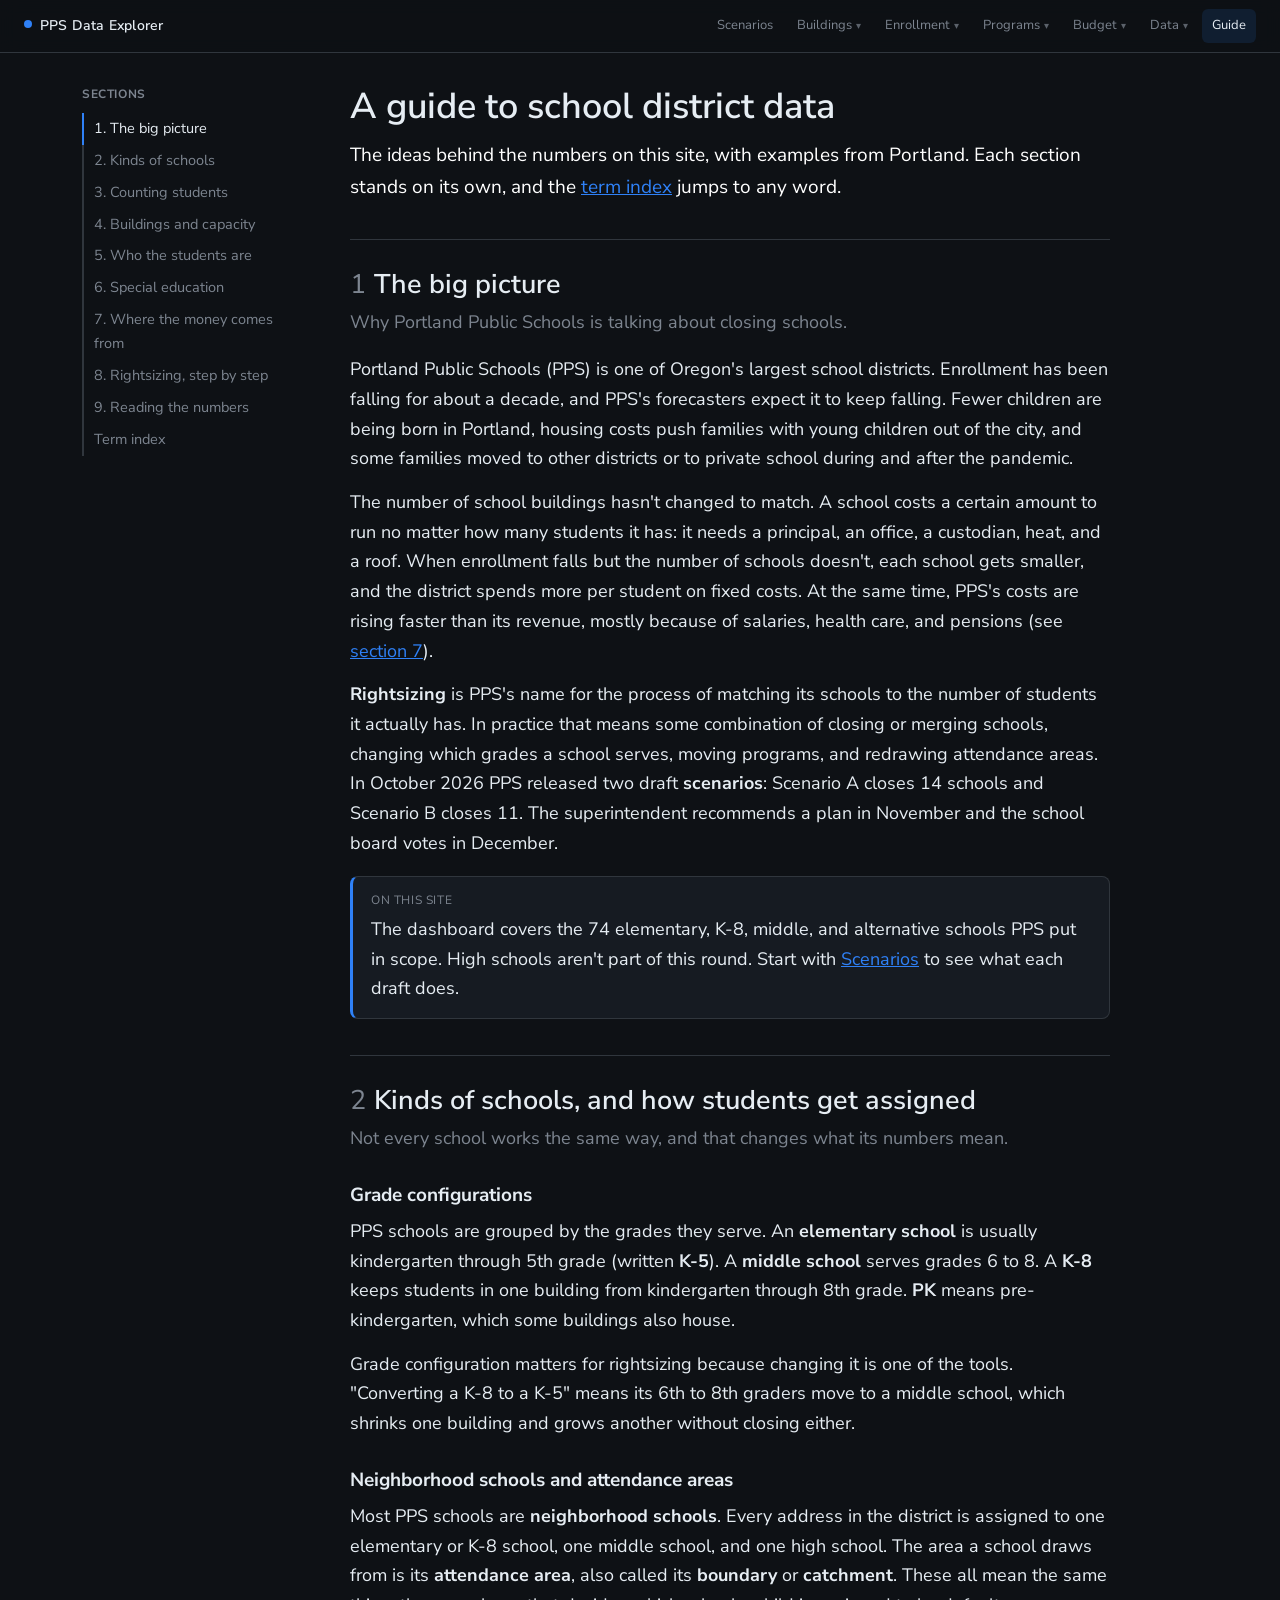
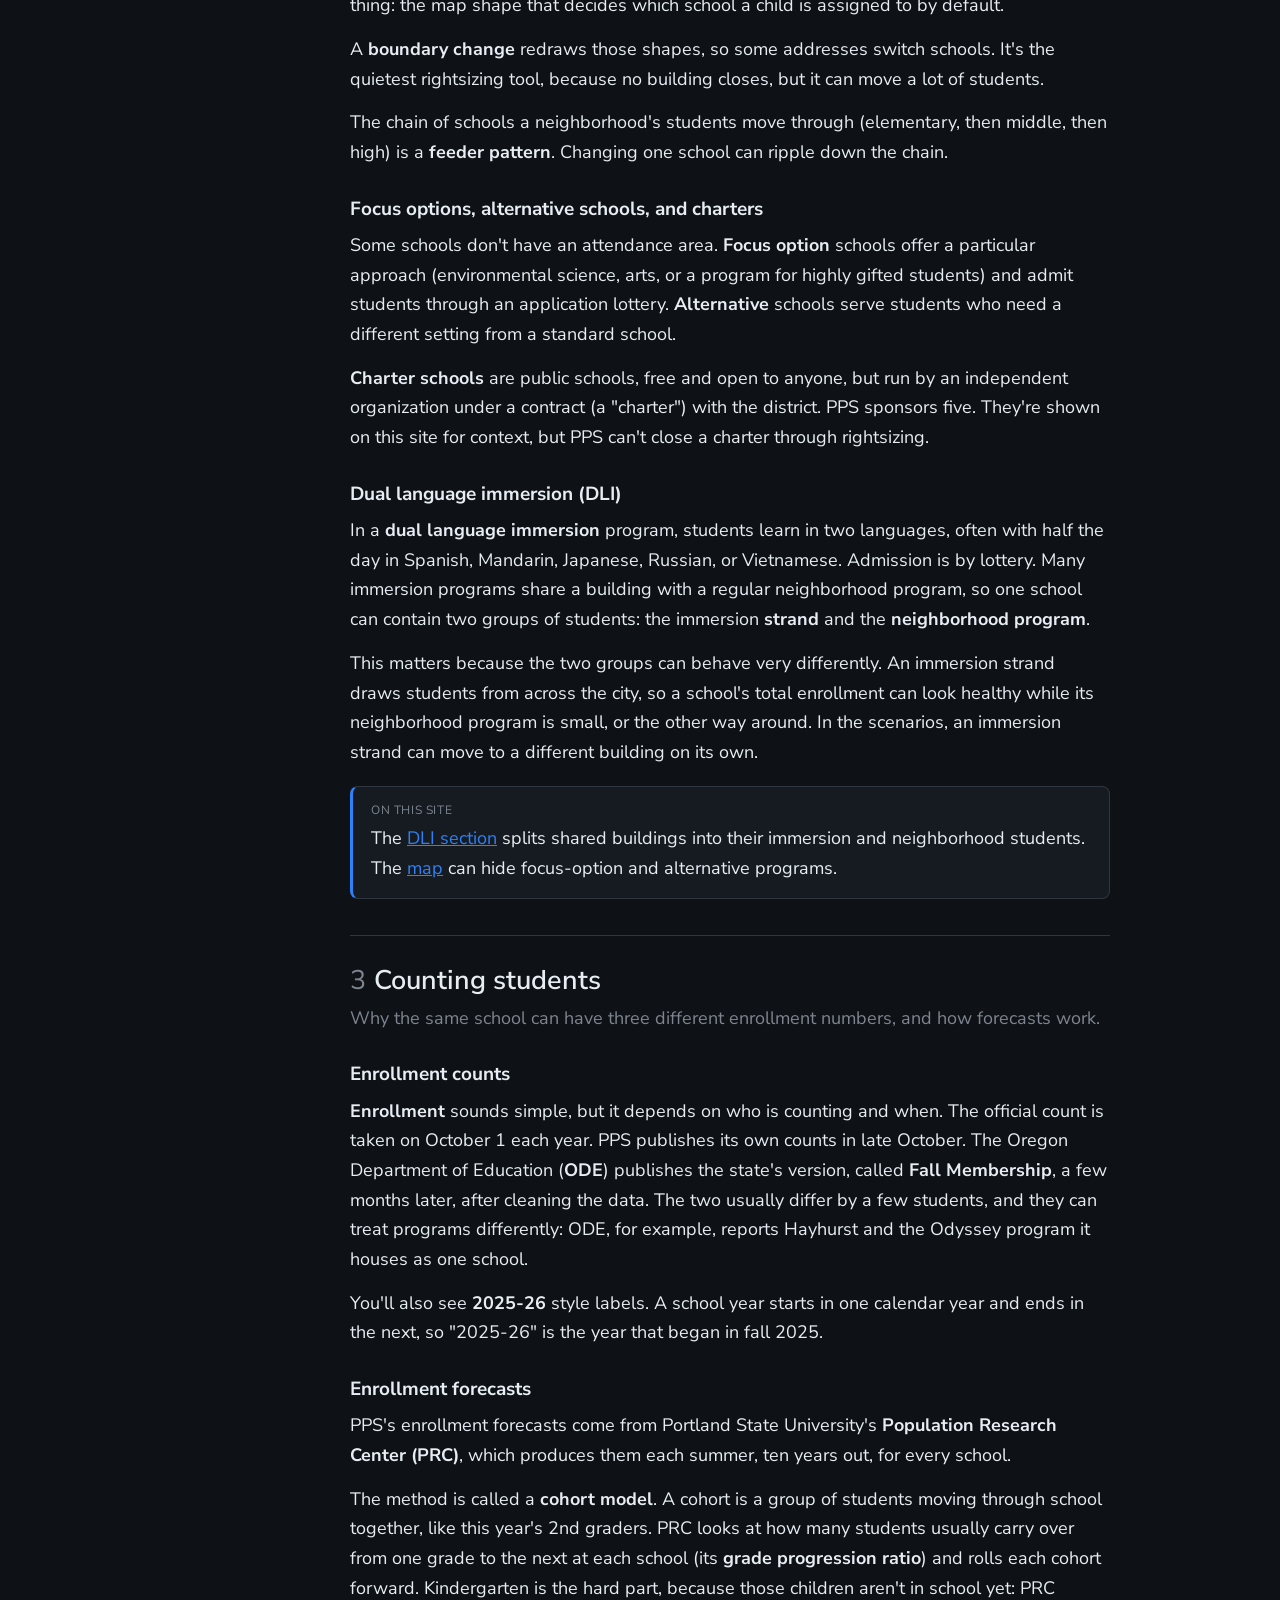
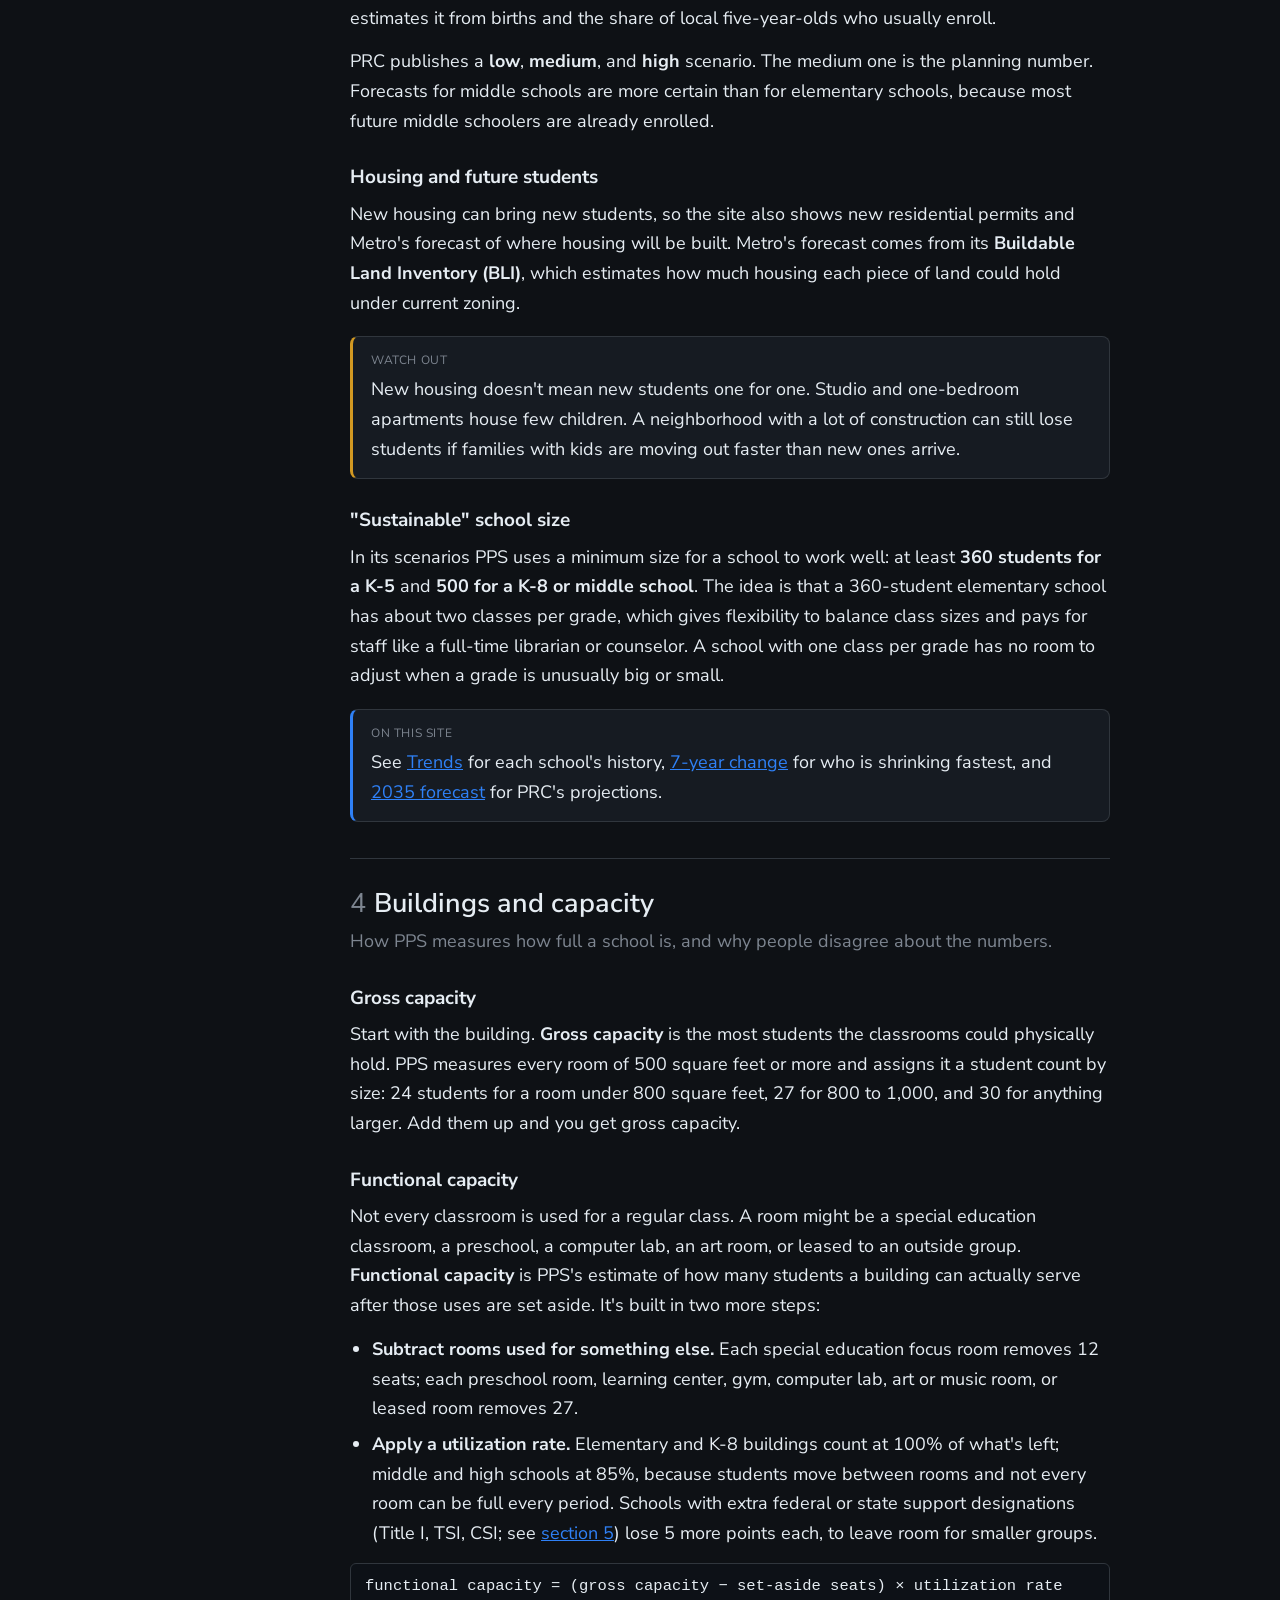
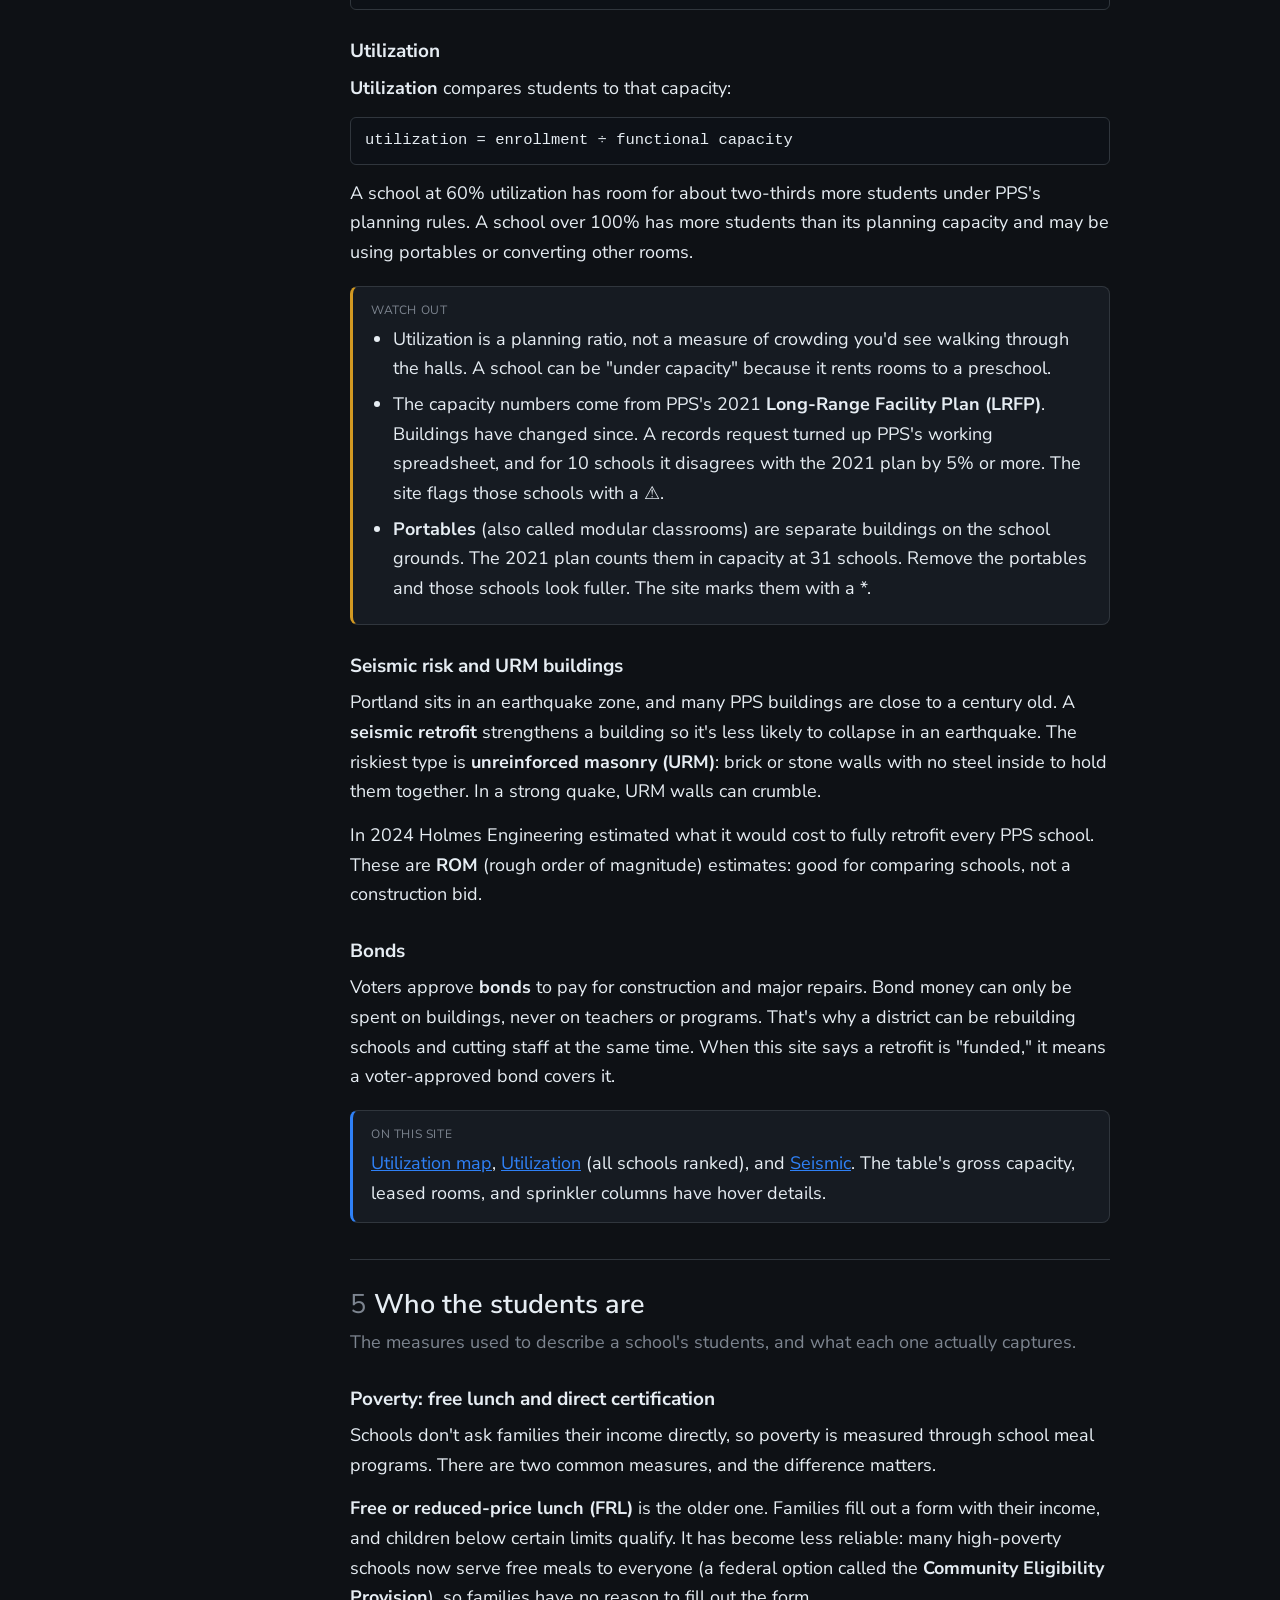
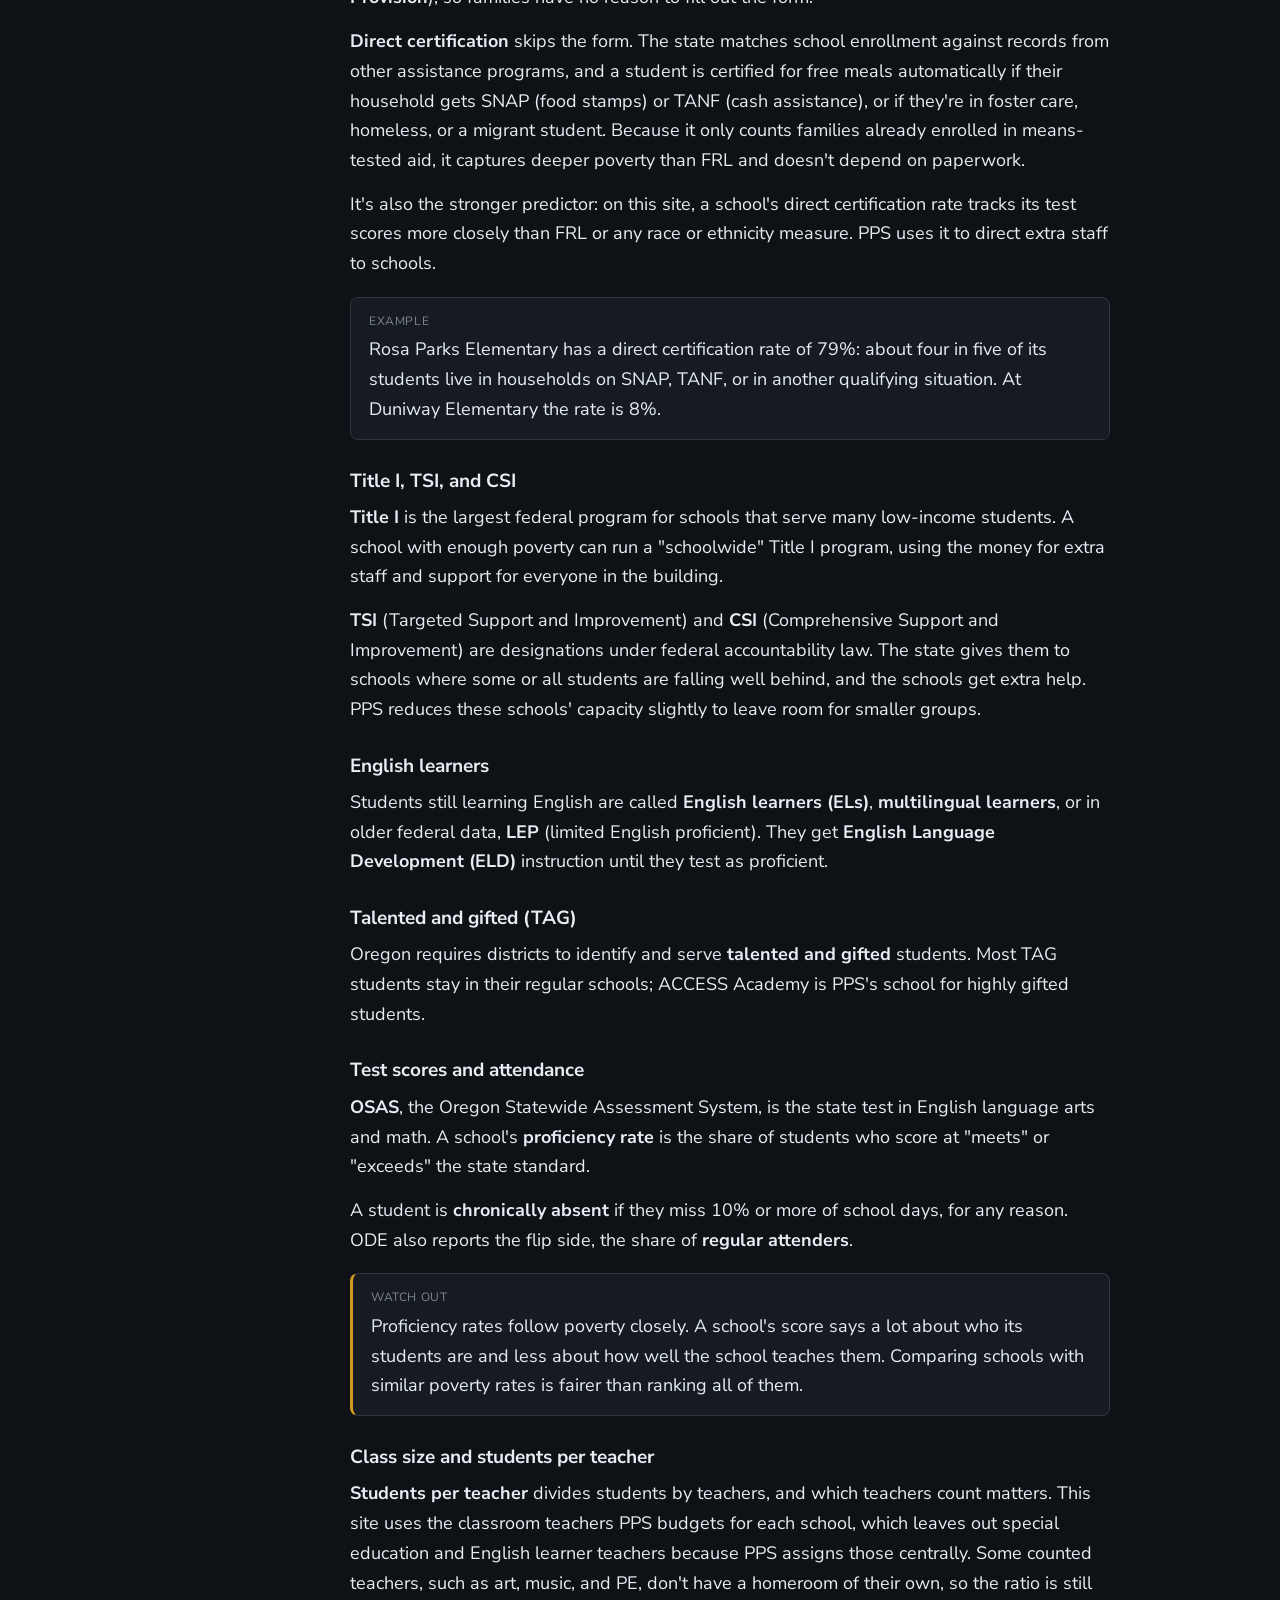
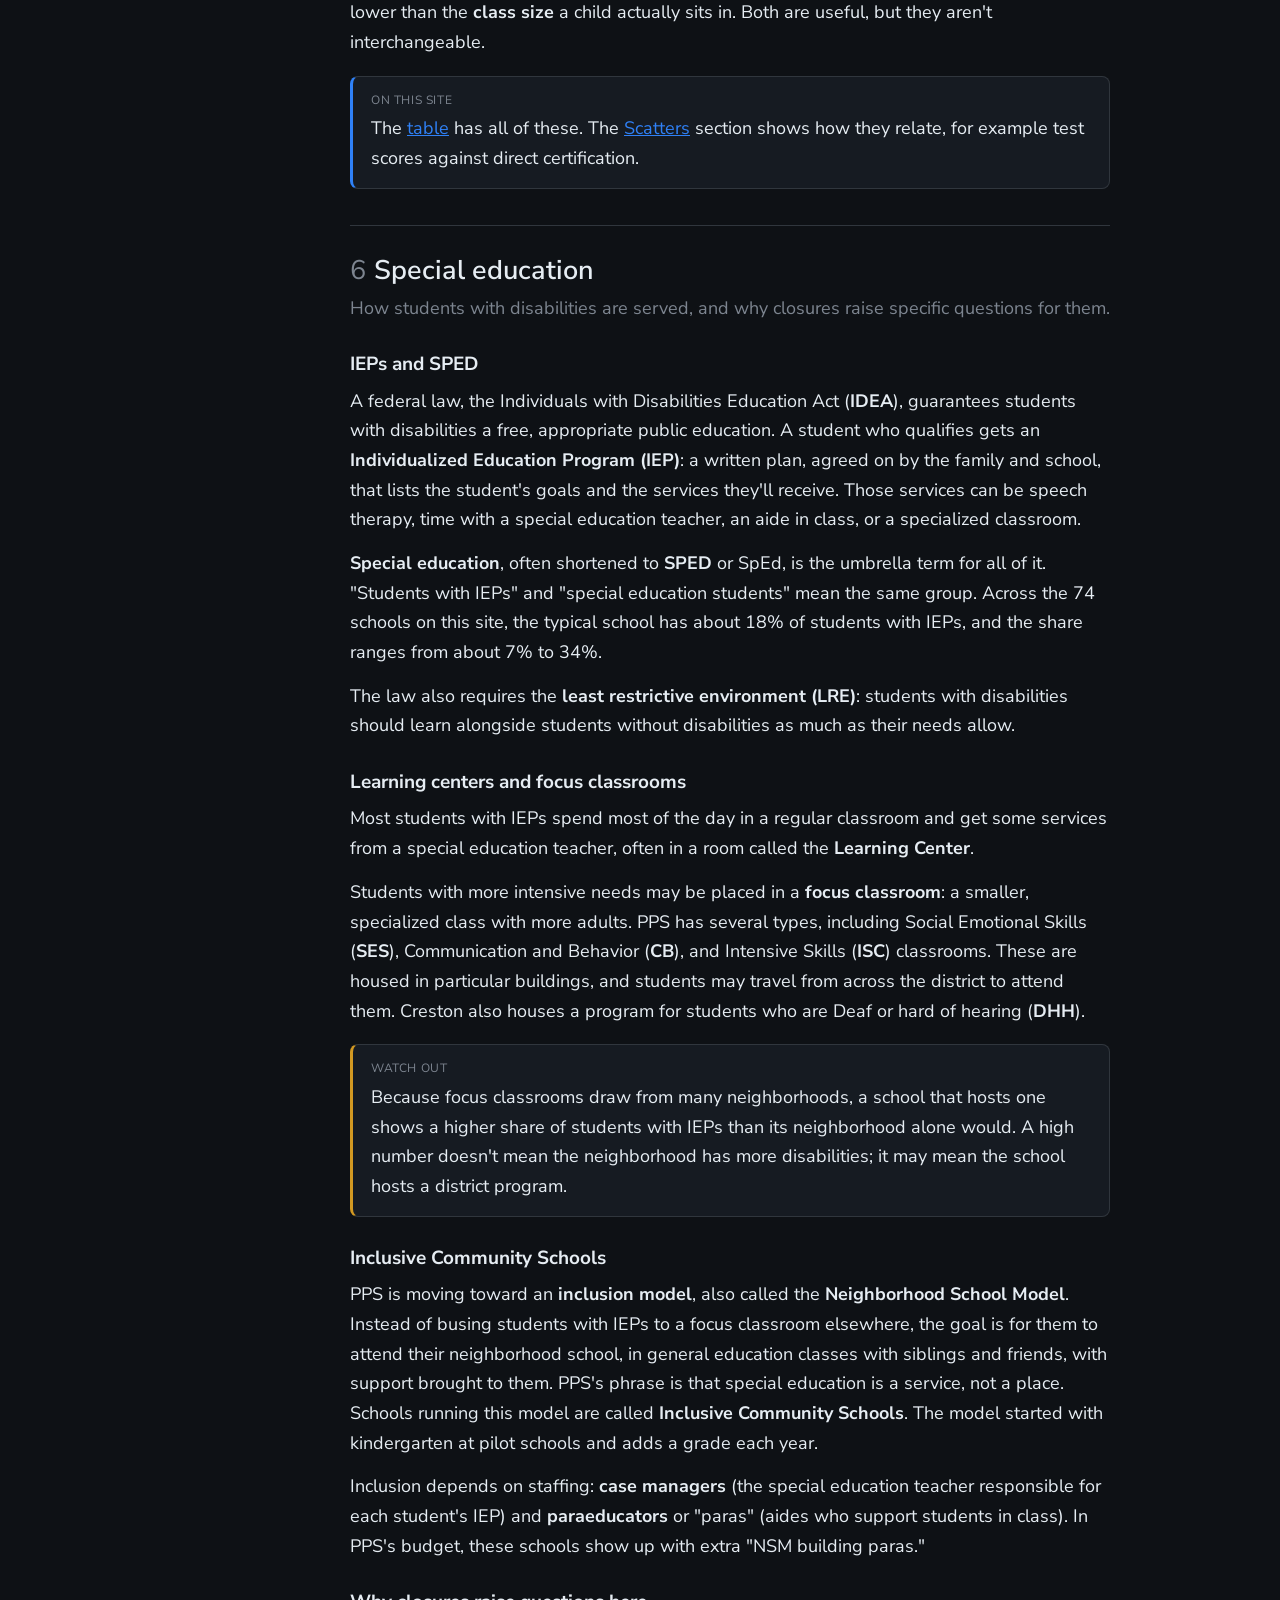
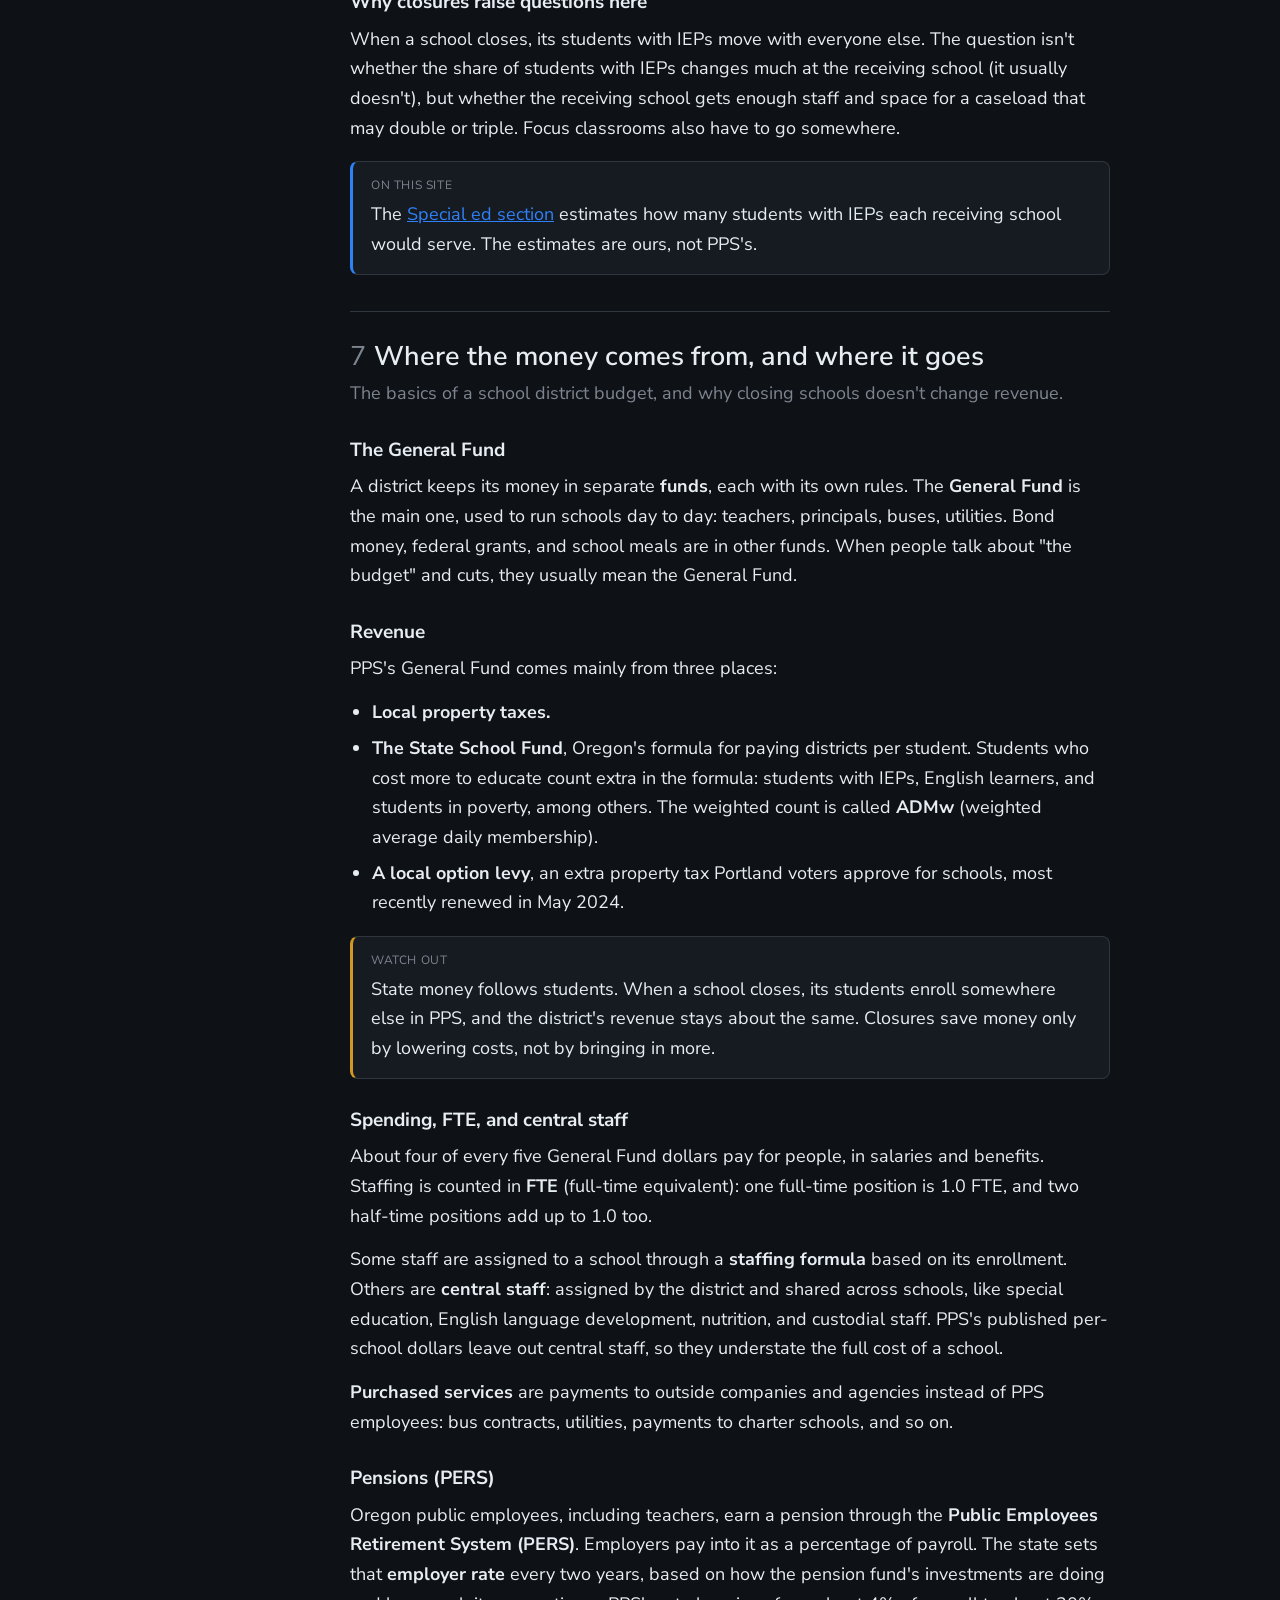
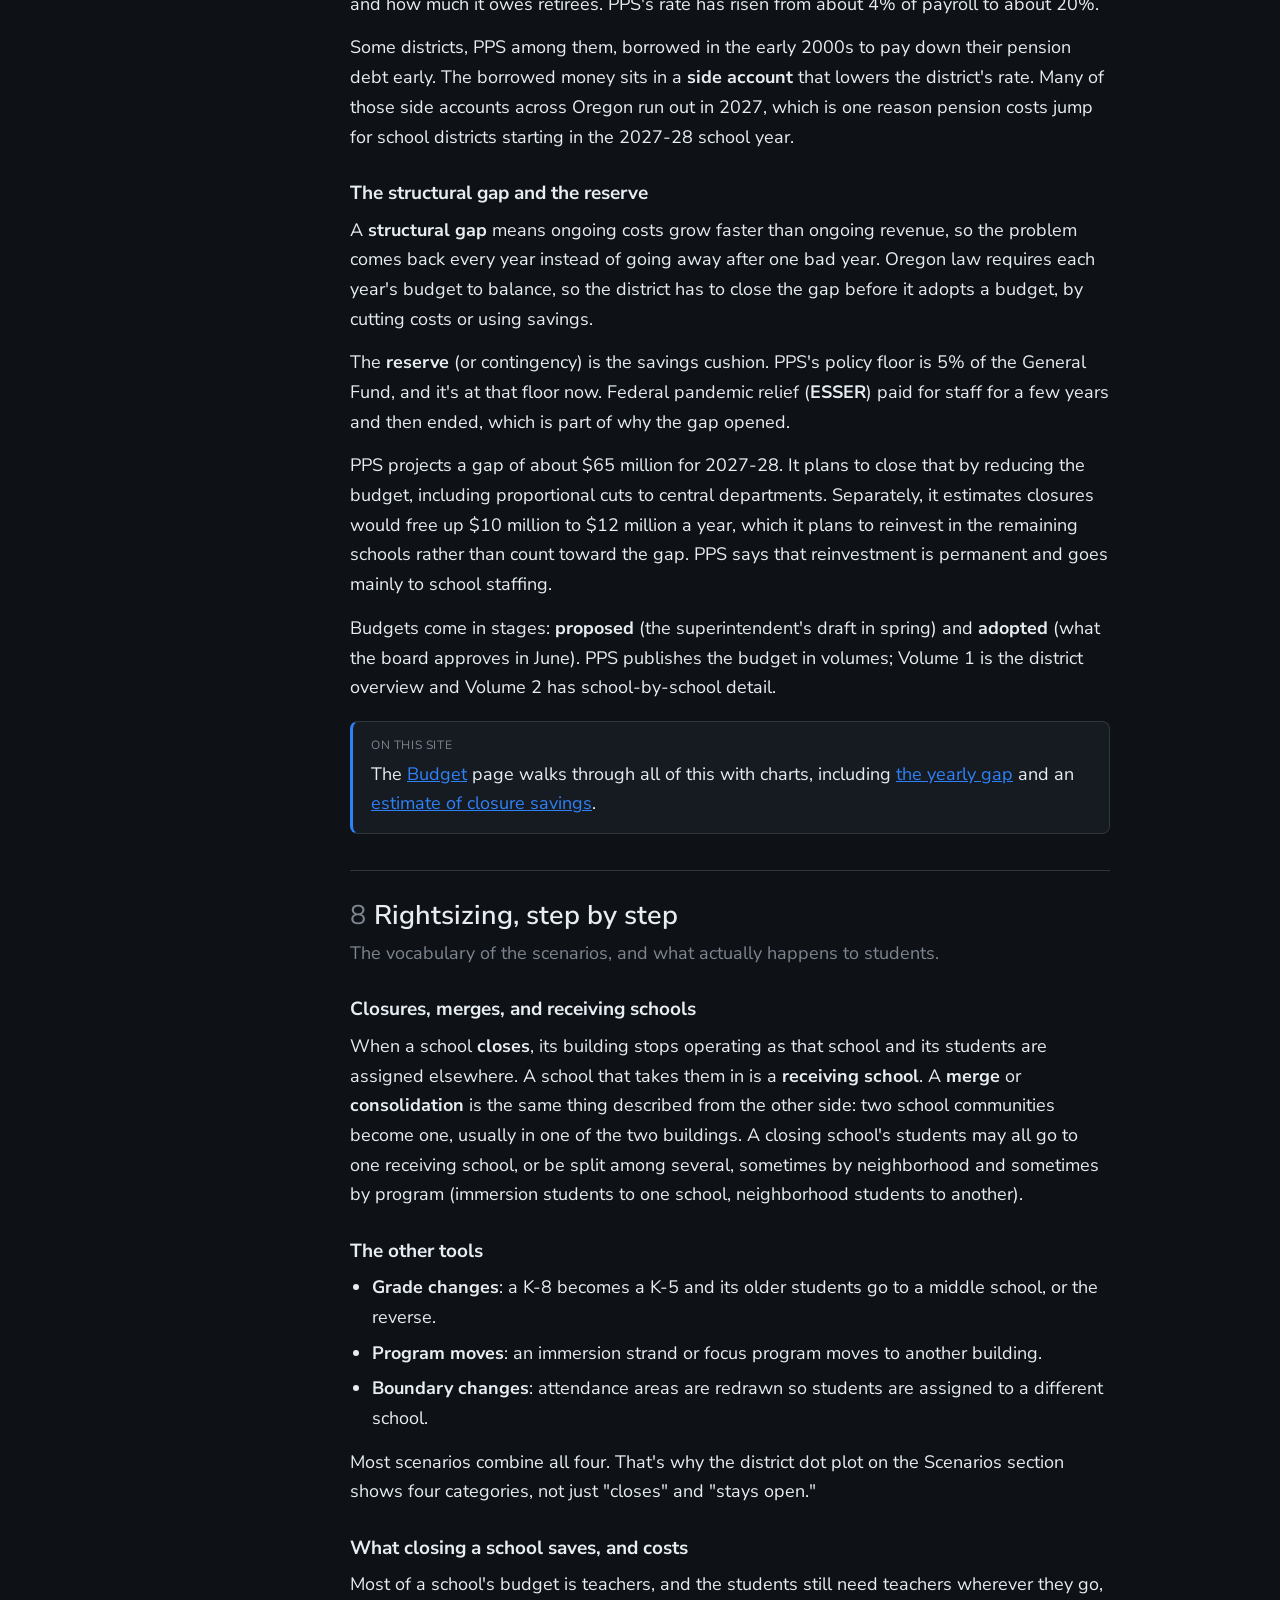
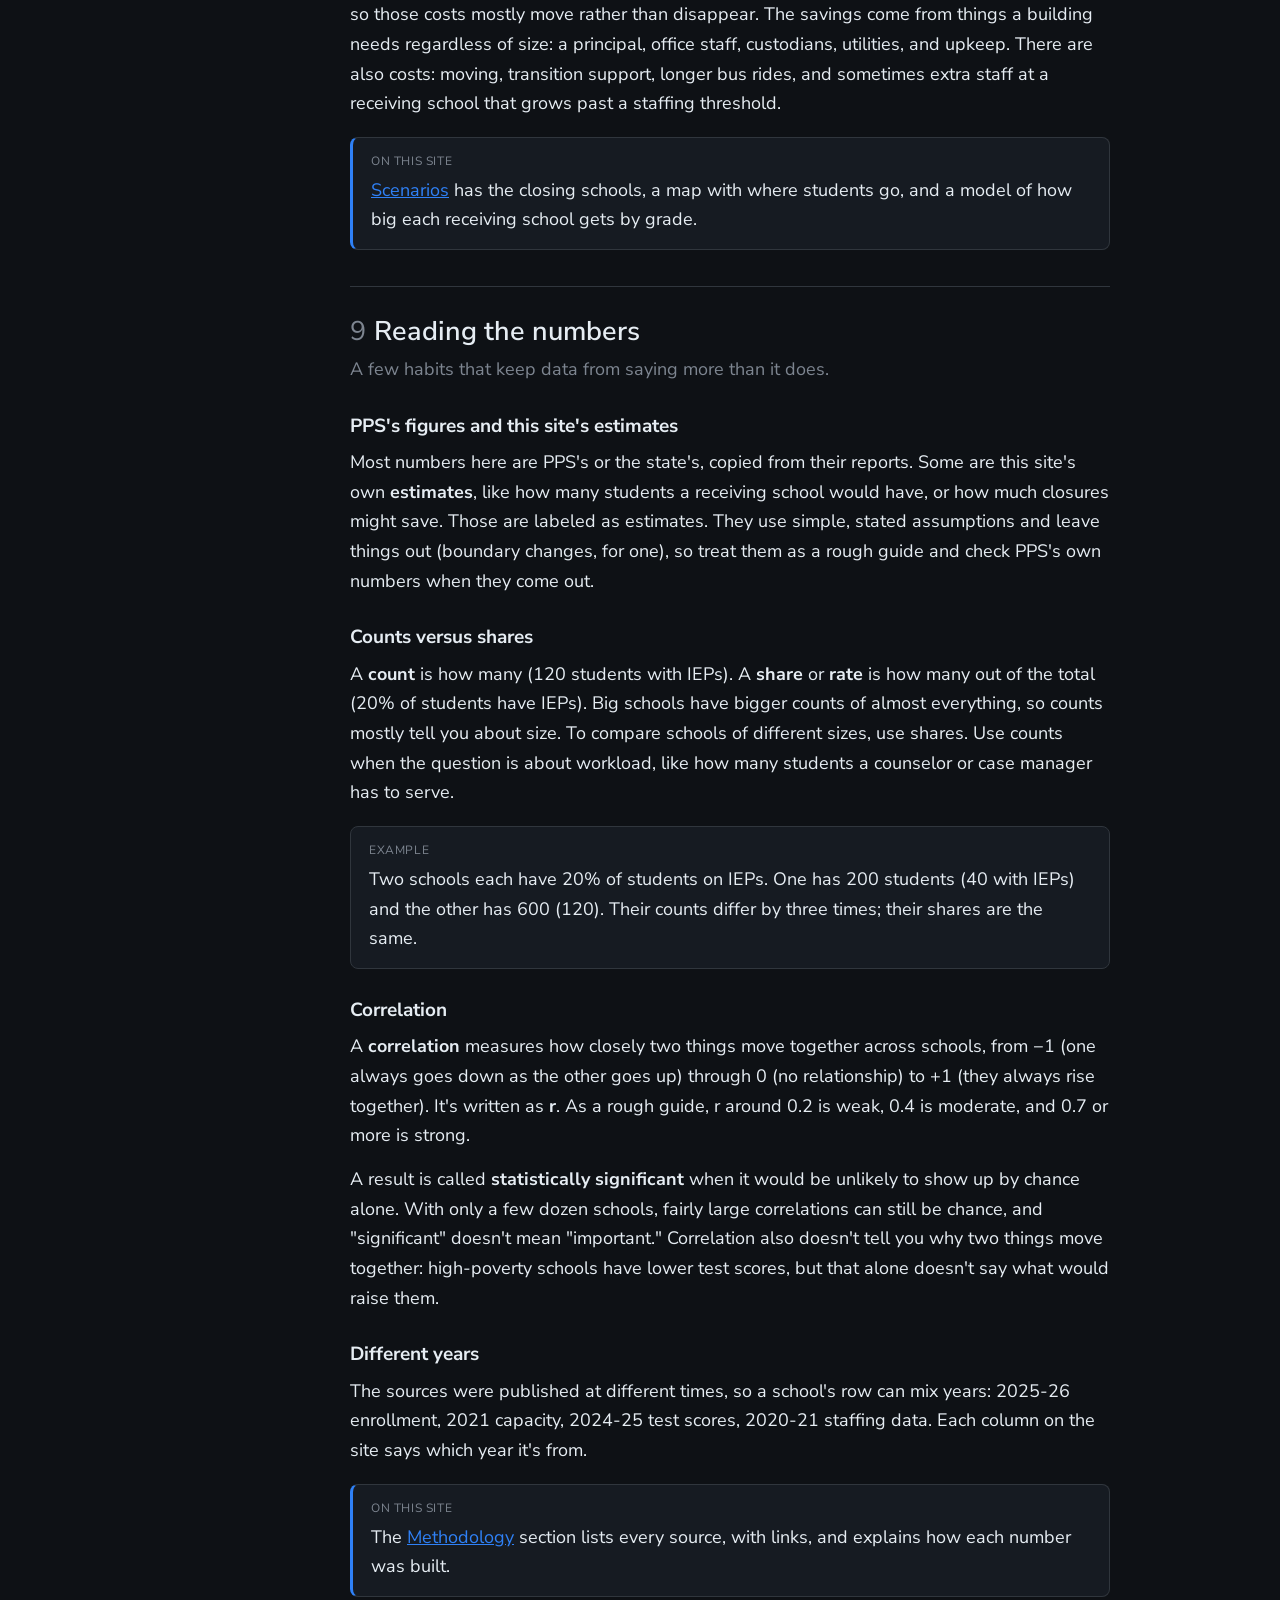
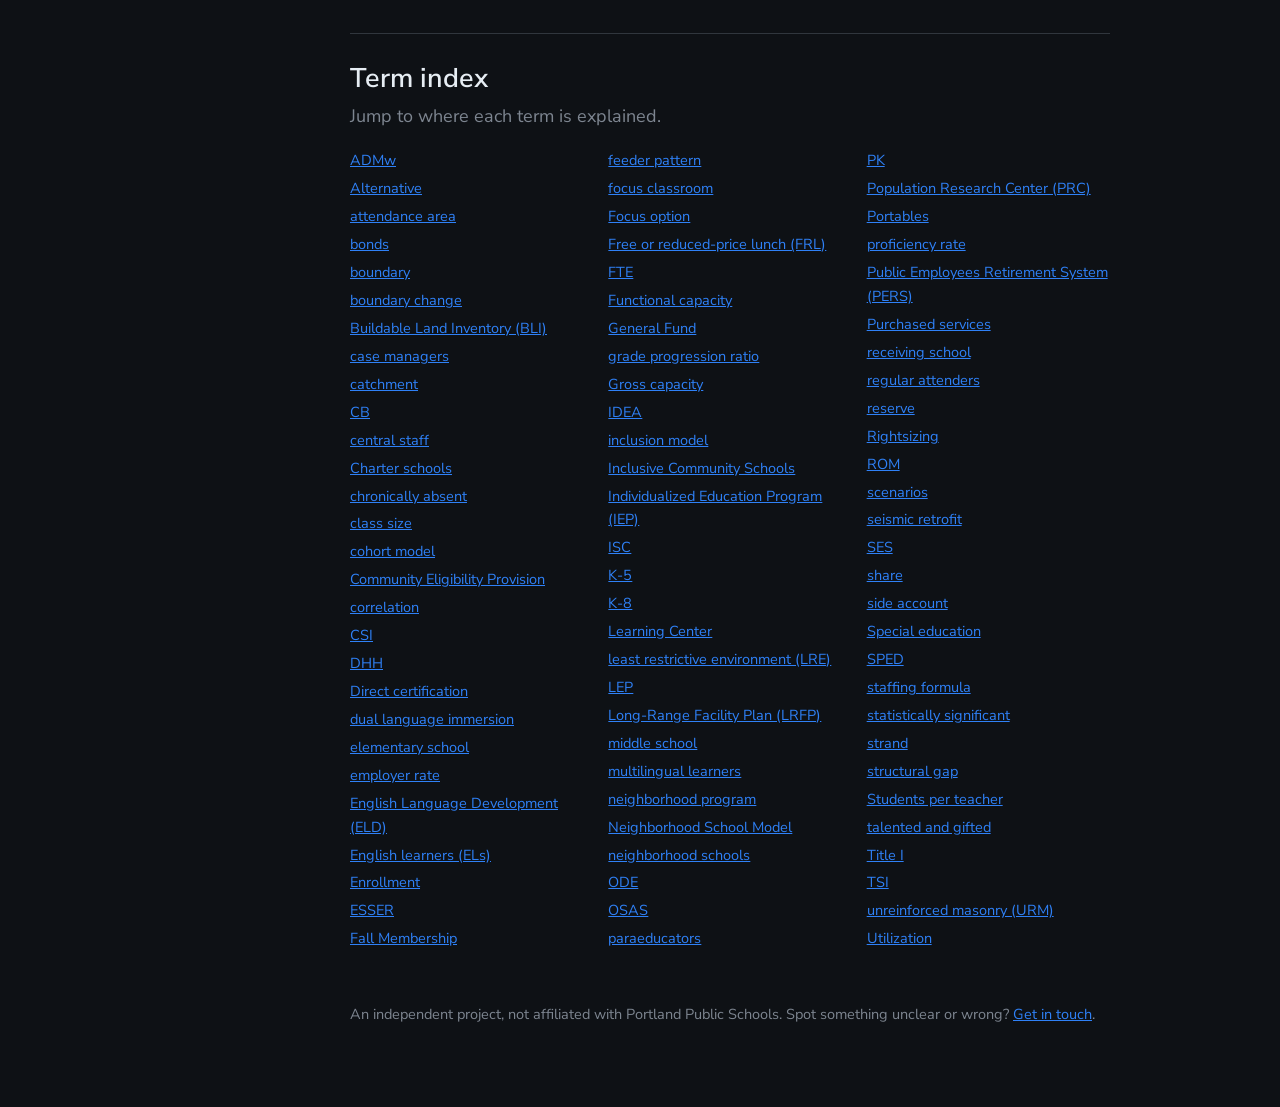
<file: web/guide.html>
<!doctype html>
<html lang="en">
<head>
<meta charset="utf-8">
<meta name="viewport" content="width=device-width, initial-scale=1">
<title>Guide: How to read PPS school data | Portland Public Schools Data Explorer</title>
<meta name="description" content="A plain-language guide to the terms and ideas behind Portland Public Schools data: attendance areas, capacity and utilization, special education, poverty measures, school funding, and the rightsizing scenarios.">
<link rel="icon" href="favicon.ico" sizes="any">
<link rel="icon" type="image/png" href="favicon.png">
<link rel="apple-touch-icon" href="apple-touch-icon.png">
<link rel="preconnect" href="https://fonts.googleapis.com">
<link rel="preconnect" href="https://fonts.gstatic.com" crossorigin>
<link rel="stylesheet"
  href="https://fonts.googleapis.com/css2?family=Nunito+Sans:ital,wght@0,400;0,600;0,700;1,400&display=swap">
<link rel="stylesheet" href="nav.css">
<style>
  :root {
    --bg: #0e1115; --panel: #161b22; --border: #30363d; --fg: #e6edf3;
    --muted: #7d8590; --accent: #2f81f7;
    --fs-h1: 36px; --fs-h2: 27px; --fs-h3: 19px;
    --fs-body: 18px; --fs-small: 14.5px;
    --nav-h: 52px; --max-w: 1600px;
  }
  @media (max-width: 700px) {
    :root { --fs-h1: 28px; --fs-h2: 22px; --fs-h3: 17.5px; --fs-body: 17px; --nav-h: 48px; }
  }
  * { box-sizing: border-box; }
  html { scroll-behavior: smooth; }
  html, body { margin: 0; background: var(--bg); color: var(--fg);
    font: var(--fs-body)/1.65 "Nunito Sans", -apple-system, "SF Pro Text", Helvetica, Arial, sans-serif;
    -webkit-font-smoothing: antialiased; }
  a { color: var(--accent); }
  .layout { max-width: 1180px; margin: 0 auto; padding: 32px 32px 80px;
    display: grid; grid-template-columns: 220px minmax(0, 1fr); gap: 48px; }
  .toc { position: sticky; top: calc(var(--nav-h) + 24px); align-self: start;
    font-size: var(--fs-small); max-height: calc(100vh - var(--nav-h) - 48px); overflow-y: auto; }
  .toc b { display: block; color: var(--muted); text-transform: uppercase; letter-spacing: 0.6px;
    font-size: 12px; margin-bottom: 8px; }
  .toc a { display: block; color: var(--muted); text-decoration: none; padding: 4px 0 4px 10px;
    border-left: 2px solid var(--border); }
  .toc a:hover, .toc a.on { color: var(--fg); border-left-color: var(--accent); }
  article { max-width: 760px; }
  header h1 { font-size: var(--fs-h1); font-weight: 600; line-height: 1.2; margin: 0 0 12px; }
  header p { color: #fff; font-size: 19px; margin: 0 0 12px; }
  section { padding-top: 12px; margin-top: 36px; border-top: 1px solid var(--border);
    scroll-margin-top: calc(var(--nav-h) + 12px); }
  h2 { font-size: var(--fs-h2); font-weight: 600; margin: 16px 0 6px; line-height: 1.25; }
  h2 .num { color: var(--muted); font-weight: 400; margin-right: 8px; }
  .lede { color: var(--muted); margin: 0 0 18px; }
  h3 { font-size: var(--fs-h3); font-weight: 700; margin: 26px 0 6px;
    scroll-margin-top: calc(var(--nav-h) + 12px); }
  p { margin: 0 0 14px; }
  ul { padding-left: 22px; margin: 0 0 14px; }
  li { margin-bottom: 6px; }
  dfn { font-style: normal; font-weight: 700; color: var(--fg); }
  .aka { color: var(--muted); font-size: var(--fs-small); }
  .box { background: var(--panel); border: 1px solid var(--border); border-radius: 8px;
    padding: 14px 18px; margin: 18px 0; }
  .box p:last-child, .box ul:last-child { margin-bottom: 0; }
  .box .tag { display: block; font-size: 12px; text-transform: uppercase; letter-spacing: 0.6px;
    color: var(--muted); margin-bottom: 4px; }
  .box.watch { border-left: 3px solid #d29922; }
  .box.site { border-left: 3px solid var(--accent); }
  .math { font-family: ui-monospace, SFMono-Regular, Menlo, monospace; font-size: 15.5px;
    background: #0d1117; border: 1px solid var(--border); border-radius: 6px; padding: 10px 14px;
    margin: 0 0 14px; overflow-x: auto; white-space: pre; }
  .index { columns: 3 180px; font-size: var(--fs-small); padding: 0; list-style: none; }
  .index li { break-inside: avoid; margin-bottom: 4px; }
  footer { color: var(--muted); font-size: var(--fs-small); margin-top: 48px; }
  @media (max-width: 900px) {
    .layout { grid-template-columns: 1fr; padding: 24px 18px 60px; gap: 0; }
    .toc { display: none; }
  }
</style>
<script data-goatcounter="https://a9n27kisdf.execute-api.us-east-1.amazonaws.com/count/ppsdata"
        async src="count.js"></script>
</head>
<body data-page="guide">

<div class="topnav">
  <div class="topnav-inner">
    <a class="brand" href="index.html"><span class="dot"></span>PPS Data Explorer</a>
    <span class="nav-current" id="nav-current" aria-live="polite"></span>
    <button class="nav-toggle" id="nav-toggle" aria-label="Toggle navigation" aria-expanded="false">
      <svg width="16" height="16" viewBox="0 0 16 16" fill="none" stroke="currentColor" stroke-width="1.6"><path d="M2 4h12M2 8h12M2 12h12"/></svg>
      Menu
    </button>
    <nav id="primary-nav" aria-label="Sections"></nav>
  </div>
</div>

<div class="layout">
<nav class="toc" aria-label="Guide sections">
  <b>Sections</b>
  <a href="#big-picture">1. The big picture</a>
  <a href="#schools">2. Kinds of schools</a>
  <a href="#counting">3. Counting students</a>
  <a href="#buildings">4. Buildings and capacity</a>
  <a href="#students">5. Who the students are</a>
  <a href="#sped">6. Special education</a>
  <a href="#money">7. Where the money comes from</a>
  <a href="#rightsizing">8. Rightsizing, step by step</a>
  <a href="#reading">9. Reading the numbers</a>
  <a href="#index">Term index</a>
</nav>

<article>
<header>
  <h1>A guide to school district data</h1>
  <p>
    The ideas behind the numbers on this site, with examples from Portland. Each section
    stands on its own, and the <a href="#index">term index</a> jumps to any word.
  </p>
</header>

<!-- ================================================================ -->
<section id="big-picture">
  <h2><span class="num">1</span>The big picture</h2>
  <p class="lede">Why Portland Public Schools is talking about closing schools.</p>

  <p>
    Portland Public Schools (PPS) is one of Oregon's largest school districts. Enrollment has been
    falling for about a decade, and PPS's forecasters expect it to keep falling. Fewer
    children are being born in Portland, housing costs push families with young children
    out of the city, and some families moved to other districts or to private school during
    and after the pandemic.
  </p>
  <p>
    The number of school buildings hasn't changed to match. A school costs a certain amount
    to run no matter how many students it has: it needs a principal, an office, a custodian,
    heat, and a roof. When enrollment falls but the number of schools doesn't, each school
    gets smaller, and the district spends more per student on fixed costs. At the same time,
    PPS's costs are rising faster than its revenue, mostly because of salaries, health care,
    and pensions (see <a href="#money">section 7</a>).
  </p>
  <p>
    <dfn id="t-rightsizing">Rightsizing</dfn> is PPS's name for the process of matching its
    schools to the number of students it actually has. In practice that means some
    combination of closing or merging schools, changing which grades a school serves,
    moving programs, and redrawing attendance areas. In October 2026 PPS released two draft
    <dfn id="t-scenario">scenarios</dfn>: Scenario A closes 14 schools and Scenario B closes 11.
    The superintendent recommends a plan in November and the school board votes in December.
  </p>

  <div class="box site">
    <span class="tag">On this site</span>
    <p>The dashboard covers the 74 elementary, K-8, middle, and alternative schools PPS put in
    scope. High schools aren't part of this round. Start with
    <a href="index.html#section-rightsizing">Scenarios</a> to see what each draft does.</p>
  </div>
</section>

<!-- ================================================================ -->
<section id="schools">
  <h2><span class="num">2</span>Kinds of schools, and how students get assigned</h2>
  <p class="lede">Not every school works the same way, and that changes what its numbers mean.</p>

  <h3 id="t-grades">Grade configurations</h3>
  <p>
    PPS schools are grouped by the grades they serve. An <dfn>elementary school</dfn> is usually
    kindergarten through 5th grade (written <dfn>K-5</dfn>). A <dfn>middle school</dfn> serves
    grades 6 to 8. A <dfn>K-8</dfn> keeps students in one building from kindergarten through
    8th grade. <dfn>PK</dfn> means pre-kindergarten, which some buildings also house.
  </p>
  <p>
    Grade configuration matters for rightsizing because changing it is one of the tools.
    "Converting a K-8 to a K-5" means its 6th to 8th graders move to a middle school, which
    shrinks one building and grows another without closing either.
  </p>

  <h3 id="t-catchment">Neighborhood schools and attendance areas</h3>
  <p>
    Most PPS schools are <dfn>neighborhood schools</dfn>. Every address in the district is
    assigned to one elementary or K-8 school, one middle school, and one high school. The
    area a school draws from is its <dfn>attendance area</dfn>, also called its
    <dfn>boundary</dfn> or <dfn>catchment</dfn>. These all mean the same thing: the map
    shape that decides which school a child is assigned to by default.
  </p>
  <p>
    A <dfn id="t-boundary-change">boundary change</dfn> redraws those shapes, so some addresses
    switch schools. It's the quietest rightsizing tool, because no building closes, but it can
    move a lot of students.
  </p>
  <p>
    The chain of schools a neighborhood's students move through (elementary, then middle,
    then high) is a <dfn id="t-feeder">feeder pattern</dfn>. Changing one school can ripple
    down the chain.
  </p>

  <h3 id="t-focus">Focus options, alternative schools, and charters</h3>
  <p>
    Some schools don't have an attendance area. <dfn>Focus option</dfn> schools offer a
    particular approach (environmental science, arts, or a program for highly gifted
    students) and admit students through an application lottery. <dfn>Alternative</dfn>
    schools serve students who need a different setting from a standard school.
  </p>
  <p>
    <dfn id="t-charter">Charter schools</dfn> are public schools, free and open to anyone,
    but run by an independent organization under a contract (a "charter") with the
    district. PPS sponsors five. They're shown on this site for context, but PPS can't close
    a charter through rightsizing.
  </p>

  <h3 id="t-dli">Dual language immersion (DLI)</h3>
  <p>
    In a <dfn>dual language immersion</dfn> program, students learn in two languages, often
    with half the day in Spanish, Mandarin, Japanese, Russian, or Vietnamese. Admission is
    by lottery. Many immersion programs share a building with a regular neighborhood
    program, so one school can contain two groups of students: the immersion
    <dfn>strand</dfn> and the <dfn>neighborhood program</dfn>.
  </p>
  <p>
    This matters because the two groups can behave very differently. An immersion strand
    draws students from across the city, so a school's total enrollment can look healthy
    while its neighborhood program is small, or the other way around. In the scenarios,
    an immersion strand can move to a different building on its own.
  </p>

  <div class="box site">
    <span class="tag">On this site</span>
    <p>The <a href="index.html#section-dli">DLI section</a> splits shared buildings into
    their immersion and neighborhood students. The <a href="index.html#section-map">map</a>
    can hide focus-option and alternative programs.</p>
  </div>
</section>

<!-- ================================================================ -->
<section id="counting">
  <h2><span class="num">3</span>Counting students</h2>
  <p class="lede">Why the same school can have three different enrollment numbers, and how forecasts work.</p>

  <h3 id="t-enrollment">Enrollment counts</h3>
  <p>
    <dfn>Enrollment</dfn> sounds simple, but it depends on who is counting and when. The
    official count is taken on October 1 each year. PPS publishes its own counts in late
    October. The Oregon Department of Education (<dfn>ODE</dfn>) publishes the state's
    version, called <dfn id="t-fall-membership">Fall Membership</dfn>, a few months later,
    after cleaning the data. The two usually differ by a few students, and they can treat
    programs differently: ODE, for example, reports Hayhurst and the Odyssey program it
    houses as one school.
  </p>
  <p>
    You'll also see <b>2025-26</b> style labels. A school year starts in one calendar
    year and ends in the next, so "2025-26" is the year that began in fall 2025.
  </p>

  <h3 id="t-forecast">Enrollment forecasts</h3>
  <p>
    PPS's enrollment forecasts come from Portland State University's
    <dfn>Population Research Center (PRC)</dfn>, which produces them each summer, ten years out,
    for every school.
  </p>
  <p>
    The method is called a <dfn>cohort model</dfn>. A cohort is a group of students moving
    through school together, like this year's 2nd graders. PRC looks at how many students
    usually carry over from one grade to the next at each school (its
    <dfn>grade progression ratio</dfn>) and rolls each cohort forward. Kindergarten is the
    hard part, because those children aren't in school yet: PRC estimates it from births and
    the share of local five-year-olds who usually enroll.
  </p>
  <p>
    PRC publishes a <b>low</b>, <b>medium</b>, and <b>high</b> scenario. The
    medium one is the planning number. Forecasts for middle schools are more certain than
    for elementary schools, because most future middle schoolers are already enrolled.
  </p>

  <h3 id="t-housing">Housing and future students</h3>
  <p>
    New housing can bring new students, so the site also shows new residential permits and
    Metro's forecast of where housing will be built. Metro's forecast comes from its
    <dfn>Buildable Land Inventory (BLI)</dfn>, which estimates how much housing each piece of
    land could hold under current zoning.
  </p>

  <div class="box watch">
    <span class="tag">Watch out</span>
    <p>New housing doesn't mean new students one for one. Studio and one-bedroom apartments
    house few children. A neighborhood with a lot of construction can still lose students if
    families with kids are moving out faster than new ones arrive.</p>
  </div>

  <h3 id="t-sustainable">"Sustainable" school size</h3>
  <p>
    In its scenarios PPS uses a minimum size for a school to work well: at least
    <b>360 students for a K-5</b> and <b>500 for a K-8 or middle school</b>. The idea
    is that a 360-student elementary school has about two classes per grade, which gives
    flexibility to balance class sizes and pays for staff like a full-time librarian or
    counselor. A school with one class per grade has no room to adjust when a grade is
    unusually big or small.
  </p>

  <div class="box site">
    <span class="tag">On this site</span>
    <p>See <a href="index.html#section-trends">Trends</a> for each school's history,
    <a href="index.html#section-sustainability">7-year change</a> for who is shrinking fastest,
    and <a href="index.html#section-enrollment-forecast">2035 forecast</a> for PRC's projections.</p>
  </div>
</section>

<!-- ================================================================ -->
<section id="buildings">
  <h2><span class="num">4</span>Buildings and capacity</h2>
  <p class="lede">How PPS measures how full a school is, and why people disagree about the numbers.</p>

  <h3 id="t-gross-capacity">Gross capacity</h3>
  <p>
    Start with the building. <dfn>Gross capacity</dfn> is the most students the classrooms could
    physically hold. PPS measures every room of 500 square feet or more and assigns it a
    student count by size: 24 students for a room under 800 square feet, 27 for 800 to 1,000,
    and 30 for anything larger. Add them up and you get gross capacity.
  </p>

  <h3 id="t-functional-capacity">Functional capacity</h3>
  <p>
    Not every classroom is used for a regular class. A room might be a special education
    classroom, a preschool, a computer lab, an art room, or leased to an outside group.
    <dfn>Functional capacity</dfn> is PPS's estimate of how many students a building can
    actually serve after those uses are set aside. It's built in two more steps:
  </p>
  <ul>
    <li><b>Subtract rooms used for something else.</b> Each special education focus room removes
      12 seats; each preschool room, learning center, gym, computer lab, art or music room, or
      leased room removes 27.</li>
    <li><b>Apply a utilization rate.</b> Elementary and K-8 buildings count at 100% of what's left;
      middle and high schools at 85%, because students move between rooms and not every room can
      be full every period. Schools with extra federal or state support designations (Title I,
      TSI, CSI; see <a href="#t-title1">section 5</a>) lose 5 more points each, to leave room for
      smaller groups.</li>
  </ul>
  <div class="math">functional capacity = (gross capacity − set-aside seats) × utilization rate</div>

  <h3 id="t-utilization">Utilization</h3>
  <p>
    <dfn>Utilization</dfn> compares students to that capacity:
  </p>
  <div class="math">utilization = enrollment ÷ functional capacity</div>
  <p>
    A school at 60% utilization has room for about two-thirds more students under PPS's
    planning rules. A school over 100% has more students than its planning capacity and may be
    using portables or converting other rooms.
  </p>

  <div class="box watch">
    <span class="tag">Watch out</span>
    <ul>
      <li>Utilization is a planning ratio, not a measure of crowding you'd see walking through
        the halls. A school can be "under capacity" because it rents rooms to a preschool.</li>
      <li>The capacity numbers come from PPS's 2021 <dfn id="t-lrfp">Long-Range Facility Plan
        (LRFP)</dfn>. Buildings have changed since. A records request turned up PPS's working
        spreadsheet, and for 10 schools it disagrees with the 2021 plan by 5% or more. The site
        flags those schools with a ⚠.</li>
      <li><dfn id="t-portables">Portables</dfn> (also called modular classrooms) are separate
        buildings on the school grounds. The 2021 plan counts them in capacity at 31 schools.
        Remove the portables and those schools look fuller. The site marks them with a *.</li>
    </ul>
  </div>

  <h3 id="t-seismic">Seismic risk and URM buildings</h3>
  <p>
    Portland sits in an earthquake zone, and many PPS buildings are close to a century old. A
    <dfn>seismic retrofit</dfn> strengthens a building so it's less likely to collapse in an
    earthquake. The riskiest type is <dfn id="t-urm">unreinforced masonry (URM)</dfn>: brick or
    stone walls with no steel inside to hold them together. In a strong quake, URM walls can
    crumble.
  </p>
  <p>
    In 2024 Holmes Engineering estimated what it would cost to fully retrofit every PPS school.
    These are <dfn>ROM</dfn> (rough order of magnitude) estimates: good for comparing schools,
    not a construction bid.
  </p>

  <h3 id="t-bond">Bonds</h3>
  <p>
    Voters approve <dfn>bonds</dfn> to pay for construction and major repairs. Bond money can
    only be spent on buildings, never on teachers or programs. That's why a district can be
    rebuilding schools and cutting staff at the same time. When this site says a retrofit is
    "funded," it means a voter-approved bond covers it.
  </p>

  <div class="box site">
    <span class="tag">On this site</span>
    <p><a href="index.html#section-map">Utilization map</a>,
    <a href="index.html#section-utilization">Utilization</a> (all schools ranked), and
    <a href="index.html#section-seismic">Seismic</a>. The table's gross capacity, leased rooms,
    and sprinkler columns have hover details.</p>
  </div>
</section>

<!-- ================================================================ -->
<section id="students">
  <h2><span class="num">5</span>Who the students are</h2>
  <p class="lede">The measures used to describe a school's students, and what each one actually captures.</p>

  <h3 id="t-direct-cert">Poverty: free lunch and direct certification</h3>
  <p>
    Schools don't ask families their income directly, so poverty is measured through
    school meal programs. There are two common measures, and the difference matters.
  </p>
  <p>
    <dfn>Free or reduced-price lunch (FRL)</dfn> is the older one. Families fill out a form
    with their income, and children below certain limits qualify. It has become less
    reliable: many high-poverty schools now serve free meals to everyone (a federal option
    called the <dfn>Community Eligibility Provision</dfn>), so families have no reason to fill
    out the form.
  </p>
  <p>
    <dfn>Direct certification</dfn> skips the form. The state matches school enrollment
    against records from other assistance programs, and a student is certified for free
    meals automatically if their household gets SNAP (food stamps) or TANF (cash
    assistance), or if they're in foster care, homeless, or a migrant student. Because it
    only counts families already enrolled in means-tested aid, it captures deeper poverty
    than FRL and doesn't depend on paperwork.
  </p>
  <p>
    It's also the stronger predictor: on this site, a school's direct certification rate
    tracks its test scores more closely than FRL or any race or ethnicity measure. PPS uses
    it to direct extra staff to schools.
  </p>
  <div class="box">
    <span class="tag">Example</span>
    <p>Rosa Parks Elementary has a direct certification rate of 79%: about four in five of its
    students live in households on SNAP, TANF, or in another qualifying situation. At Duniway
    Elementary the rate is 8%.</p>
  </div>

  <h3 id="t-title1">Title I, TSI, and CSI</h3>
  <p>
    <dfn>Title I</dfn> is the largest federal program for schools that serve many low-income
    students. A school with enough poverty can run a "schoolwide" Title I program, using the
    money for extra staff and support for everyone in the building.
  </p>
  <p>
    <dfn>TSI</dfn> (Targeted Support and Improvement) and <dfn>CSI</dfn> (Comprehensive Support
    and Improvement) are designations under federal accountability law. The state gives them to
    schools where some or all students are falling well behind, and the schools get extra help.
    PPS reduces these schools' capacity slightly to leave room for smaller groups.
  </p>

  <h3 id="t-ell">English learners</h3>
  <p>
    Students still learning English are called <dfn>English learners (ELs)</dfn>,
    <dfn>multilingual learners</dfn>, or in older federal data, <dfn>LEP</dfn> (limited English
    proficient). They get <dfn>English Language Development (ELD)</dfn> instruction until they
    test as proficient.
  </p>

  <h3 id="t-tag">Talented and gifted (TAG)</h3>
  <p>
    Oregon requires districts to identify and serve <dfn>talented and gifted</dfn> students. Most
    TAG students stay in their regular schools; ACCESS Academy is PPS's school for highly gifted
    students.
  </p>

  <h3 id="t-osas">Test scores and attendance</h3>
  <p>
    <dfn>OSAS</dfn>, the Oregon Statewide Assessment System, is the state test in English language
    arts and math. A school's <dfn>proficiency rate</dfn> is the share of students who score at
    "meets" or "exceeds" the state standard.
  </p>
  <p>
    A student is <dfn id="t-chronic">chronically absent</dfn> if they miss 10% or more of school
    days, for any reason. ODE also reports the flip side, the share of <dfn>regular attenders</dfn>.
  </p>
  <div class="box watch">
    <span class="tag">Watch out</span>
    <p>Proficiency rates follow poverty closely. A school's score says a lot about who its
    students are and less about how well the school teaches them. Comparing schools with
    similar poverty rates is fairer than ranking all of them.</p>
  </div>

  <h3 id="t-ratio">Class size and students per teacher</h3>
  <p>
    <dfn>Students per teacher</dfn> divides students by teachers, and which teachers count matters.
    This site uses the classroom teachers PPS budgets for each school, which leaves out special
    education and English learner teachers because PPS assigns those centrally. Some counted
    teachers, such as art, music, and PE, don't have a homeroom of their own, so the ratio is still
    lower than the <dfn>class size</dfn> a child actually sits in. Both are useful, but they aren't
    interchangeable.
  </p>

  <div class="box site">
    <span class="tag">On this site</span>
    <p>The <a href="index.html#section-table">table</a> has all of these. The
    <a href="index.html#section-scatters">Scatters</a> section shows how they relate, for example
    test scores against direct certification.</p>
  </div>
</section>

<!-- ================================================================ -->
<section id="sped">
  <h2><span class="num">6</span>Special education</h2>
  <p class="lede">How students with disabilities are served, and why closures raise specific questions for them.</p>

  <h3 id="t-iep">IEPs and SPED</h3>
  <p>
    A federal law, the Individuals with Disabilities Education Act (<dfn>IDEA</dfn>), guarantees
    students with disabilities a free, appropriate public education. A student who qualifies gets
    an <dfn>Individualized Education Program (IEP)</dfn>: a written plan, agreed on by the family
    and school, that lists the student's goals and the services they'll receive. Those services can
    be speech therapy, time with a special education teacher, an aide in class, or a specialized
    classroom.
  </p>
  <p>
    <dfn>Special education</dfn>, often shortened to <dfn>SPED</dfn> or SpEd, is the umbrella term
    for all of it. "Students with IEPs" and "special education students" mean the same group. Across
    the 74 schools on this site, the typical school has about 18% of students with IEPs, and the
    share ranges from about 7% to 34%.
  </p>
  <p>
    The law also requires the <dfn id="t-lre">least restrictive environment (LRE)</dfn>: students
    with disabilities should learn alongside students without disabilities as much as their needs
    allow.
  </p>

  <h3 id="t-focus-classroom">Learning centers and focus classrooms</h3>
  <p>
    Most students with IEPs spend most of the day in a regular classroom and get some services
    from a special education teacher, often in a room called the <dfn>Learning Center</dfn>.
  </p>
  <p>
    Students with more intensive needs may be placed in a <dfn>focus classroom</dfn>: a smaller,
    specialized class with more adults. PPS has several types, including Social Emotional Skills
    (<dfn>SES</dfn>), Communication and Behavior (<dfn>CB</dfn>), and Intensive Skills
    (<dfn>ISC</dfn>) classrooms. These are housed in particular buildings, and students may travel
    from across the district to attend them. Creston also houses a program for students who are
    Deaf or hard of hearing (<dfn>DHH</dfn>).
  </p>
  <div class="box watch">
    <span class="tag">Watch out</span>
    <p>Because focus classrooms draw from many neighborhoods, a school that hosts one shows a higher
    share of students with IEPs than its neighborhood alone would. A high number doesn't mean the
    neighborhood has more disabilities; it may mean the school hosts a district program.</p>
  </div>

  <h3 id="t-ics">Inclusive Community Schools</h3>
  <p>
    PPS is moving toward an <dfn>inclusion model</dfn>, also called the
    <dfn>Neighborhood School Model</dfn>. Instead of busing students with IEPs to a focus
    classroom elsewhere, the goal is for them to attend their neighborhood school, in general
    education classes with siblings and friends, with support brought to them. PPS's phrase is that
    special education is a service, not a place. Schools running this model are called
    <dfn>Inclusive Community Schools</dfn>. The model started with kindergarten at pilot schools and
    adds a grade each year.
  </p>
  <p>
    Inclusion depends on staffing: <dfn>case managers</dfn> (the special education teacher
    responsible for each student's IEP) and <dfn>paraeducators</dfn> or "paras" (aides who
    support students in class). In PPS's budget, these schools show up with extra
    "NSM building paras."
  </p>

  <h3>Why closures raise questions here</h3>
  <p>
    When a school closes, its students with IEPs move with everyone else. The question isn't
    whether the share of students with IEPs changes much at the receiving school (it usually
    doesn't), but whether the receiving school gets enough staff and space for a caseload that
    may double or triple. Focus classrooms also have to go somewhere.
  </p>

  <div class="box site">
    <span class="tag">On this site</span>
    <p>The <a href="index.html#section-sped">Special ed section</a> estimates how many students
    with IEPs each receiving school would serve. The estimates are ours, not PPS's.</p>
  </div>
</section>

<!-- ================================================================ -->
<section id="money">
  <h2><span class="num">7</span>Where the money comes from, and where it goes</h2>
  <p class="lede">The basics of a school district budget, and why closing schools doesn't change revenue.</p>

  <h3 id="t-general-fund">The General Fund</h3>
  <p>
    A district keeps its money in separate <b>funds</b>, each with its own rules. The
    <dfn>General Fund</dfn> is the main one, used to run schools day to day: teachers, principals,
    buses, utilities. Bond money, federal grants, and school meals are in other funds. When people
    talk about "the budget" and cuts, they usually mean the General Fund.
  </p>

  <h3 id="t-revenue">Revenue</h3>
  <p>PPS's General Fund comes mainly from three places:</p>
  <ul>
    <li><b>Local property taxes.</b></li>
    <li><b>The State School Fund</b>, Oregon's formula for paying districts per student. Students who
      cost more to educate count extra in the formula: students with IEPs, English learners, and
      students in poverty, among others. The weighted count is called <dfn id="t-admw">ADMw</dfn>
      (weighted average daily membership).</li>
    <li><b>A local option levy</b>, an extra property tax Portland voters approve for schools, most
      recently renewed in May 2024.</li>
  </ul>
  <div class="box watch">
    <span class="tag">Watch out</span>
    <p>State money follows students. When a school closes, its students enroll somewhere else in
    PPS, and the district's revenue stays about the same. Closures save money only by lowering
    costs, not by bringing in more.</p>
  </div>

  <h3 id="t-fte">Spending, FTE, and central staff</h3>
  <p>
    About four of every five General Fund dollars pay for people, in salaries and benefits.
    Staffing is counted in <dfn>FTE</dfn> (full-time equivalent): one full-time position is 1.0
    FTE, and two half-time positions add up to 1.0 too.
  </p>
  <p>
    Some staff are assigned to a school through a <dfn>staffing formula</dfn> based on its
    enrollment. Others are <dfn>central staff</dfn>: assigned by the district and shared across schools,
    like special education, English language development, nutrition, and custodial staff. PPS's
    published per-school dollars leave out central staff, so they understate the full cost of a
    school.
  </p>
  <p>
    <dfn>Purchased services</dfn> are payments to outside companies and agencies instead of PPS
    employees: bus contracts, utilities, payments to charter schools, and so on.
  </p>

  <h3 id="t-pers">Pensions (PERS)</h3>
  <p>
    Oregon public employees, including teachers, earn a pension through the <dfn>Public Employees
    Retirement System (PERS)</dfn>. Employers pay into it as a percentage of payroll. The state sets
    that <dfn>employer rate</dfn> every two years, based on how the pension fund's investments are
    doing and how much it owes retirees. PPS's rate has risen from about 4% of payroll to about 20%.
  </p>
  <p>
    Some districts, PPS among them, borrowed in the early 2000s to pay down their pension debt
    early. The borrowed money sits in a <dfn id="t-side-account">side account</dfn> that lowers the
    district's rate. Many of those side accounts across Oregon run out in 2027, which is one
    reason pension costs jump for school districts starting in the 2027-28 school year.
  </p>

  <h3 id="t-gap">The structural gap and the reserve</h3>
  <p>
    A <dfn>structural gap</dfn> means ongoing costs grow faster than ongoing revenue, so the problem
    comes back every year instead of going away after one bad year. Oregon law requires each year's
    budget to balance, so the district has to close the gap before it adopts a budget, by cutting
    costs or using savings.
  </p>
  <p>
    The <dfn>reserve</dfn> (or contingency) is the savings cushion. PPS's policy floor is 5% of the
    General Fund, and it's at that floor now. Federal pandemic relief (<dfn>ESSER</dfn>) paid for
    staff for a few years and then ended, which is part of why the gap opened.
  </p>
  <p>
    PPS projects a gap of about $65 million for 2027-28. It plans to close that by reducing the
    budget, including proportional cuts to central departments. Separately, it estimates closures
    would free up $10 million to $12 million a year, which it plans to reinvest in the remaining
    schools rather than count toward the gap. PPS says that reinvestment is permanent and goes
    mainly to school staffing.
  </p>
  <p>
    Budgets come in stages: <b>proposed</b> (the superintendent's draft in spring) and
    <b>adopted</b> (what the board approves in June). PPS publishes the budget in volumes;
    Volume 1 is the district overview and Volume 2 has school-by-school detail.
  </p>

  <div class="box site">
    <span class="tag">On this site</span>
    <p>The <a href="budget.html">Budget</a> page walks through all of this with charts, including
    <a href="budget.html#section-gap">the yearly gap</a> and an
    <a href="budget.html#section-savings">estimate of closure savings</a>.</p>
  </div>
</section>

<!-- ================================================================ -->
<section id="rightsizing">
  <h2><span class="num">8</span>Rightsizing, step by step</h2>
  <p class="lede">The vocabulary of the scenarios, and what actually happens to students.</p>

  <h3 id="t-closure">Closures, merges, and receiving schools</h3>
  <p>
    When a school <b>closes</b>, its building stops operating as that school and its students are
    assigned elsewhere. A school that takes them in is a <dfn id="t-receiving">receiving school</dfn>.
    A <b>merge</b> or <b>consolidation</b> is the same thing described from the other side:
    two school communities become one, usually in one of the two buildings. A closing school's
    students may all go to one receiving school, or be split among several, sometimes by
    neighborhood and sometimes by program (immersion students to one school, neighborhood students to
    another).
  </p>

  <h3>The other tools</h3>
  <ul>
    <li><b>Grade changes</b>: a K-8 becomes a K-5 and its older students go to a middle school, or the
      reverse.</li>
    <li><b>Program moves</b>: an immersion strand or focus program moves to another building.</li>
    <li><b>Boundary changes</b>: attendance areas are redrawn so students are assigned to a different
      school.</li>
  </ul>
  <p>
    Most scenarios combine all four. That's why the district dot plot on the Scenarios section
    shows four categories, not just "closes" and "stays open."
  </p>

  <h3>What closing a school saves, and costs</h3>
  <p>
    Most of a school's budget is teachers, and the students still need teachers wherever they go,
    so those costs mostly move rather than disappear. The savings come from things a building needs
    regardless of size: a principal, office staff, custodians, utilities, and upkeep. There are also
    costs: moving, transition support, longer bus rides, and sometimes extra staff at a receiving
    school that grows past a staffing threshold.
  </p>

  <div class="box site">
    <span class="tag">On this site</span>
    <p><a href="index.html#section-rightsizing">Scenarios</a> has the closing schools, a map with
    where students go, and a model of how big each receiving school gets by grade.</p>
  </div>
</section>

<!-- ================================================================ -->
<section id="reading">
  <h2><span class="num">9</span>Reading the numbers</h2>
  <p class="lede">A few habits that keep data from saying more than it does.</p>

  <h3 id="t-estimate">PPS's figures and this site's estimates</h3>
  <p>
    Most numbers here are PPS's or the state's, copied from their reports. Some are this site's
    own <b>estimates</b>, like how many students a receiving school would have, or how much
    closures might save. Those are labeled as estimates. They use simple, stated assumptions and
    leave things out (boundary changes, for one), so treat them as a rough guide and check PPS's
    own numbers when they come out.
  </p>

  <h3 id="t-share">Counts versus shares</h3>
  <p>
    A <b>count</b> is how many (120 students with IEPs). A <dfn>share</dfn> or
    <b>rate</b> is how many out of the total (20% of students have IEPs). Big schools have
    bigger counts of almost everything, so counts mostly tell you about size. To compare schools of
    different sizes, use shares. Use counts when the question is about workload, like how many
    students a counselor or case manager has to serve.
  </p>
  <div class="box">
    <span class="tag">Example</span>
    <p>Two schools each have 20% of students on IEPs. One has 200 students (40 with IEPs) and the
    other has 600 (120). Their counts differ by three times; their shares are the same.</p>
  </div>

  <h3 id="t-correlation">Correlation</h3>
  <p>
    A <dfn>correlation</dfn> measures how closely two things move together across schools, from
    −1 (one always goes down as the other goes up) through 0 (no relationship) to +1 (they always
    rise together). It's written as <b>r</b>. As a rough guide, r around 0.2 is weak, 0.4 is
    moderate, and 0.7 or more is strong.
  </p>
  <p>
    A result is called <dfn>statistically significant</dfn> when it would be unlikely to show up by
    chance alone. With only a few dozen schools, fairly large correlations can still be chance, and
    "significant" doesn't mean "important." Correlation also doesn't tell you why two things move
    together: high-poverty schools have lower test scores, but that alone doesn't say what would
    raise them.
  </p>

  <h3>Different years</h3>
  <p>
    The sources were published at different times, so a school's row can mix years: 2025-26
    enrollment, 2021 capacity, 2024-25 test scores, 2020-21 staffing data. Each column on the site
    says which year it's from.
  </p>

  <div class="box site">
    <span class="tag">On this site</span>
    <p>The <a href="index.html#section-methodology">Methodology</a> section lists every source,
    with links, and explains how each number was built.</p>
  </div>
</section>

<!-- ================================================================ -->
<section id="index">
  <h2>Term index</h2>
  <p class="lede">Jump to where each term is explained.</p>
  <ul class="index" id="term-index"></ul>
</section>

<footer>
  An independent project, not affiliated with Portland Public Schools. Spot something unclear or
  wrong? <a href="https://alexmeub.com/contact" target="_blank" rel="noopener">Get in touch</a>.
</footer>
</article>
</div>

<script src="nav.js"></script>
<script>
(function () {
  // Term index: every defined term, linked to the nearest anchor above it, A to Z.
  const seen = new Set();
  const terms = Array.from(document.querySelectorAll("article dfn")).flatMap(d => {
    const label = d.textContent.trim();
    const key = label.toLowerCase();
    if (seen.has(key)) return [];
    seen.add(key);
    const anchor = d.id || (d.closest("h3[id]") && d.closest("h3[id]").id) || prevAnchor(d);
    return [{ label, anchor }];
  });
  function prevAnchor(node) {
    // Nearest preceding h3 with an id, else the enclosing section.
    const all = Array.from(document.querySelectorAll("article h3[id], article section[id]"));
    let best = null;
    for (const a of all) if (a.compareDocumentPosition(node) & Node.DOCUMENT_POSITION_FOLLOWING) best = a;
    return best ? best.id : "";
  }
  terms.sort((a, b) => a.label.localeCompare(b.label, "en", { sensitivity: "base" }));
  document.getElementById("term-index").innerHTML =
    terms.map(t => `<li><a href="#${t.anchor}">${t.label}</a></li>`).join("");

  // Highlight the section in view in the side contents.
  const toc = Array.from(document.querySelectorAll(".toc a"));
  if ("IntersectionObserver" in window) {
    const io = new IntersectionObserver(es => es.forEach(e => {
      if (!e.isIntersecting) return;
      toc.forEach(a => a.classList.toggle("on", a.getAttribute("href") === "#" + e.target.id));
    }), { rootMargin: "-40% 0px -55% 0px" });
    document.querySelectorAll("article section[id]").forEach(s => io.observe(s));
  }
})();
</script>
</body>
</html>
</file>
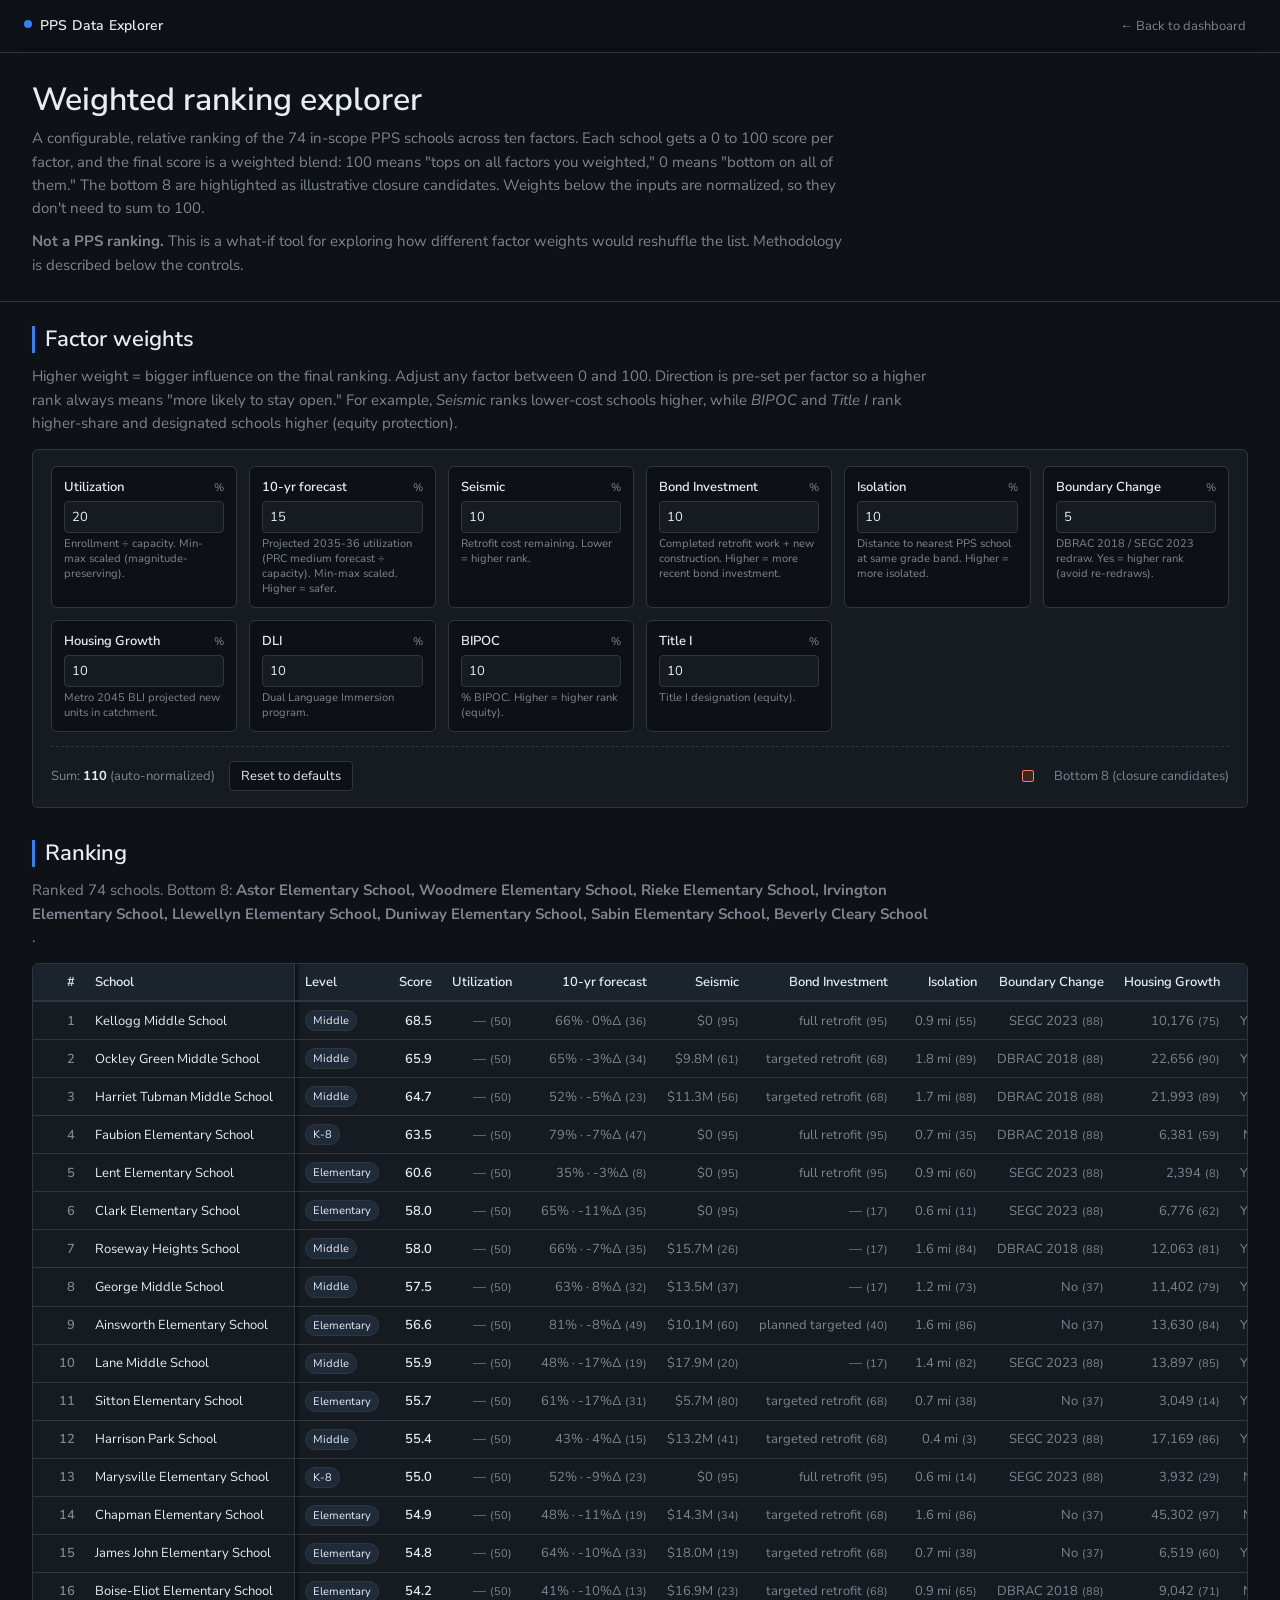
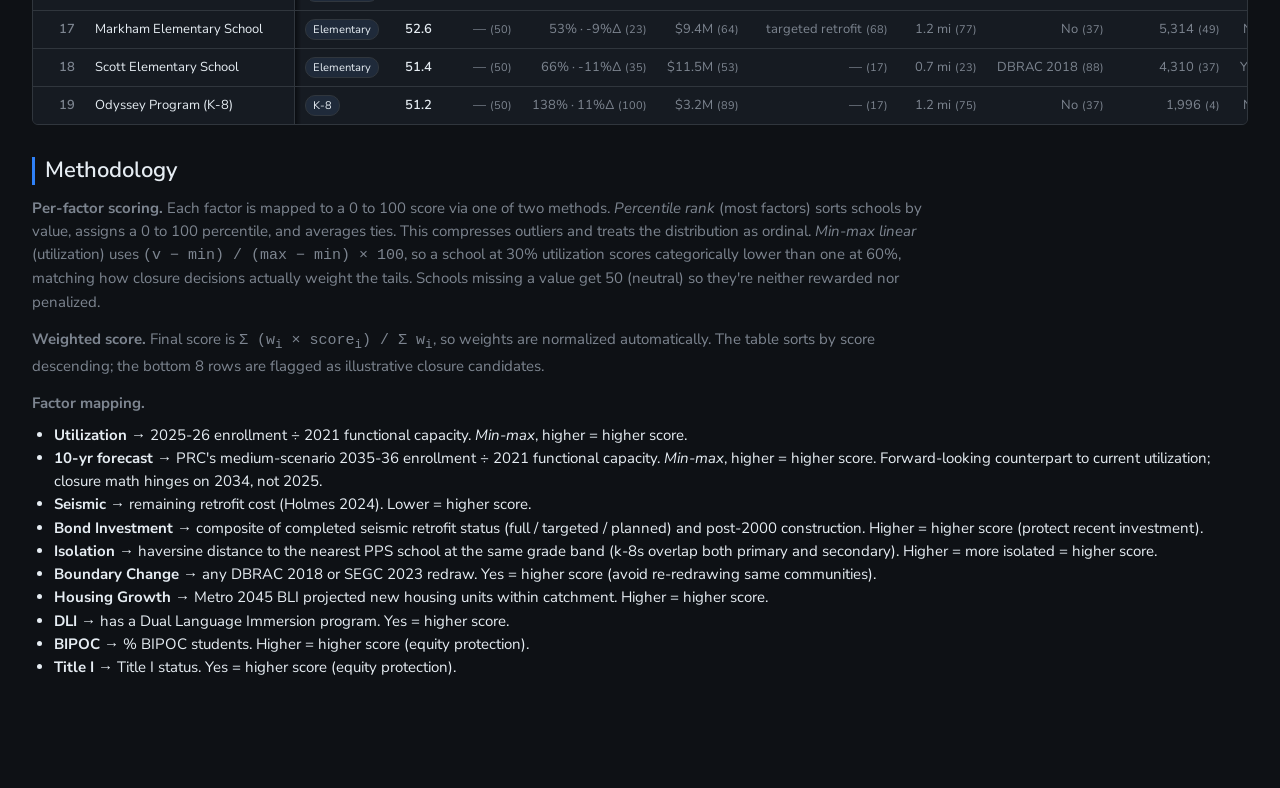
<file: web/ranking.html>
<!doctype html>
<html lang="en">
<head>
<meta charset="utf-8">
<meta name="viewport" content="width=device-width, initial-scale=1">
<title>PPS School Ranking | Portland Public Schools Data Explorer</title>
<meta name="robots" content="noindex, nofollow">
<link rel="icon" href="favicon.ico" sizes="any">
<link rel="icon" type="image/png" href="favicon.png">
<link rel="apple-touch-icon" href="apple-touch-icon.png">

<link rel="preconnect" href="https://fonts.googleapis.com">
<link rel="preconnect" href="https://fonts.gstatic.com" crossorigin>
<link rel="stylesheet"
  href="https://fonts.googleapis.com/css2?family=Nunito+Sans:ital,wght@0,400;0,600;0,700;1,400&display=swap">

<style>
  :root {
    --bg: #0e1115; --panel: #161b22; --border: #30363d; --fg: #e6edf3;
    --muted: #7d8590; --accent: #2f81f7; --danger: #f97e60; --warn: #e3b341; --good: #7ee787;
    --fs-h1: 32px; --fs-h2: 22px; --fs-h3: 16px;
    --fs-body: 15px; --fs-note: 15px; --fs-small: 13px; --fs-micro: 12px;
    --nav-h: 52px; --max-w: 1600px;
  }
  @media (max-width: 700px) {
    :root { --fs-h1: 24px; --fs-h2: 18px; --fs-h3: 15px; --fs-body: 15px;
      --fs-note: 14px; --fs-small: 12.5px; --fs-micro: 11.5px; --nav-h: 48px; }
  }
  * { box-sizing: border-box; }
  html, body { margin: 0; background: var(--bg); color: var(--fg);
    font: var(--fs-body)/1.55 "Nunito Sans", -apple-system, "SF Pro Text", Helvetica, Arial, sans-serif;
    -webkit-font-smoothing: antialiased; }

  .topnav { position: sticky; top: 0; z-index: 1100; background: rgba(14,17,21,0.92);
    backdrop-filter: saturate(140%) blur(8px); -webkit-backdrop-filter: saturate(140%) blur(8px);
    border-bottom: 1px solid var(--border); }
  .topnav-inner { max-width: var(--max-w); margin: 0 auto; padding: 0 24px;
    height: var(--nav-h); display: flex; align-items: center; gap: 18px; }
  .topnav .brand { font-weight: 600; font-size: 14px; letter-spacing: 0.2px;
    color: var(--fg); text-decoration: none; white-space: nowrap;
    display: inline-flex; align-items: center; }
  .topnav .brand .dot { width: 8px; height: 8px; margin-right: 8px;
    border-radius: 50%; background: var(--accent); flex-shrink: 0;
    transform: translateY(-2px); }
  .topnav .back { margin-left: auto; color: var(--muted); text-decoration: none; font-size: 13px;
    padding: 6px 10px; border-radius: 6px; transition: color 0.15s, background 0.15s; }
  .topnav .back:hover { color: var(--fg); background: rgba(255,255,255,0.04); }
  @media (max-width: 1000px) { .topnav-inner { padding: 0 16px; } }

  header { padding: 28px 32px 24px; border-bottom: 1px solid var(--border);
    max-width: var(--max-w); margin: 0 auto; }
  header h1 { margin: 0 0 8px; font-size: var(--fs-h1); font-weight: 600; line-height: 1.2; }
  header p { margin: 0 0 10px; color: var(--muted); max-width: 820px; font-size: var(--fs-note); }
  header p:last-of-type { margin-bottom: 0; }
  header p a { color: var(--accent); text-decoration: underline; }
  header p a:hover { color: var(--fg); }

  main { padding: 24px 32px 80px; max-width: var(--max-w); margin: 0 auto; }
  section { margin-bottom: 32px; }
  section > h2 { margin: 0 0 12px; font-size: var(--fs-h2); font-weight: 600;
    border-left: 3px solid var(--accent); padding-left: 10px; line-height: 1.25; }
  section > p.note { color: var(--muted); margin: 0 0 14px; font-size: var(--fs-note); max-width: 900px; }

  .panel { background: var(--panel); border: 1px solid var(--border);
    border-radius: 6px; overflow: hidden; }
  .panel-pad { padding: 16px 18px; }

  .weights { display: grid; grid-template-columns: repeat(auto-fit, minmax(165px, 1fr)); gap: 12px; }
  .weight { display: flex; flex-direction: column; gap: 4px;
    background: #0d1117; border: 1px solid var(--border); border-radius: 6px;
    padding: 10px 12px; }
  .weight label { font-size: var(--fs-small); color: var(--fg); font-weight: 600;
    display: flex; justify-content: space-between; align-items: baseline; gap: 6px; }
  .weight .help { color: var(--muted); font-size: 11px; line-height: 1.35; }
  .weight input[type="number"] { background: var(--panel); color: var(--fg);
    border: 1px solid var(--border); border-radius: 4px; padding: 5px 7px;
    font: inherit; font-size: var(--fs-small); width: 100%;
    font-variant-numeric: tabular-nums; }
  .weight input[type="number"]:focus { outline: none; border-color: var(--accent); }
  .weight .unit { color: var(--muted); font-weight: 400; font-size: 11px; }

  .controls-row { display: flex; align-items: center; gap: 14px; flex-wrap: wrap;
    margin-top: 14px; padding-top: 14px; border-top: 1px dashed var(--border);
    font-size: var(--fs-small); color: var(--muted); }
  .controls-row .sum { font-variant-numeric: tabular-nums; }
  .controls-row .sum b { color: var(--fg); }
  .controls-row .sum.warn b { color: var(--warn); }
  .btn { background: #0d1117; color: var(--fg);
    border: 1px solid var(--border); border-radius: 4px; padding: 5px 11px;
    font-size: var(--fs-small); cursor: pointer; font-family: inherit; }
  .btn:hover { background: #1b222b; border-color: var(--accent); color: var(--accent); }

  .legend { display: flex; gap: 14px; flex-wrap: wrap; align-items: center;
    color: var(--muted); font-size: var(--fs-small); margin: 4px 0 12px; }
  .legend .sw { display: inline-block; width: 12px; height: 12px; border-radius: 2px;
    margin-right: 6px; vertical-align: -2px; }
  .legend .sw.cand { background: #3a2621; border: 1px solid var(--danger); }

  .table-wrap { overflow: auto; max-height: calc(100vh - 140px); }
  table.ranking { width: 100%; border-collapse: collapse; font-size: var(--fs-small); }
  table.ranking th, table.ranking td { padding: 8px 10px; text-align: left;
    border-bottom: 1px solid var(--border); white-space: nowrap; }
  table.ranking th { font-weight: 600; font-size: var(--fs-small);
    border-bottom: 2px solid var(--border); color: var(--fg);
    background: #1b232c; }
  table.ranking th.numeric, table.ranking td.numeric { text-align: right;
    font-variant-numeric: tabular-nums; }

  /* Per-cell backgrounds (not row) so sticky columns carry the right fill. */
  table.ranking tbody td { background: var(--panel); }
  table.ranking tbody tr:hover td { background: #1b222b; }
  table.ranking tbody tr.candidate td { background: #201714; }
  table.ranking tbody tr.candidate:hover td { background: #2c1d19; }

  /* Freeze header row (each th, not thead — collapse + sticky thead drops borders) */
  table.ranking thead th { position: sticky; top: 0; z-index: 3; }

  /* Freeze rank (col 1, fixed 52px) and school name (col 2, left: 52px) */
  table.ranking th:nth-child(1), table.ranking td:nth-child(1) {
    position: sticky; left: 0; z-index: 2;
    width: 52px; min-width: 52px; max-width: 52px; }
  table.ranking th:nth-child(2), table.ranking td:nth-child(2) {
    position: sticky; left: 52px; z-index: 2; }
  /* Top-left corner cells need the highest z so they stay above everything */
  table.ranking thead th:nth-child(1),
  table.ranking thead th:nth-child(2) { z-index: 4; }

  /* Divider shadow after the frozen column block */
  table.ranking th:nth-child(2)::after,
  table.ranking td:nth-child(2)::after {
    content: ""; position: absolute; top: 0; bottom: 0; right: -6px; width: 6px;
    border-left: 1px solid var(--border);
    background: linear-gradient(to right, rgba(0,0,0,0.5), rgba(0,0,0,0));
    pointer-events: none; }

  table.ranking td.rank-cell { color: var(--muted); font-variant-numeric: tabular-nums;
    font-weight: 600; text-align: right; }
  table.ranking tr.candidate td.rank-cell { color: var(--danger); }
  table.ranking td.score-cell { font-variant-numeric: tabular-nums; font-weight: 600;
    color: var(--fg); }
  table.ranking td.factor { font-variant-numeric: tabular-nums; color: var(--muted); }
  table.ranking .pct { color: var(--muted); font-size: 11px; margin-left: 4px; }

  .level-badge { display: inline-block; padding: 1px 7px; border-radius: 10px;
    font-size: 11px; background: #1f2a3a; color: var(--fg); border: 1px solid var(--border); }
  @media (max-width: 700px) {
    header { padding: 20px 16px 18px; }
    main { padding: 18px 16px 60px; }
    .panel-pad { padding: 12px; }
    table.ranking th, table.ranking td { padding: 7px 8px; }
  }
</style>
<script data-goatcounter="https://a9n27kisdf.execute-api.us-east-1.amazonaws.com/count/ppsdata"
        async src="count.js"></script>
</head>
<body>

<div class="topnav">
  <div class="topnav-inner">
    <a class="brand" href="/"><span class="dot"></span>PPS Data Explorer</a>
    <a class="back" href="/">← Back to dashboard</a>
  </div>
</div>

<header>
  <h1>Weighted ranking explorer</h1>
  <p>
    A configurable, relative ranking of the 74 in-scope PPS schools across ten
    factors. Each school gets a 0 to 100 score per factor, and the final score is a
    weighted blend: 100 means "tops on all factors you weighted," 0 means
    "bottom on all of them." The bottom 8 are highlighted as illustrative
    closure candidates. Weights below the inputs are normalized, so they don't
    need to sum to 100.
  </p>
  <p>
    <strong>Not a PPS ranking.</strong> This is a what-if tool for exploring how
    different factor weights would reshuffle the list. Methodology is described
    below the controls.
  </p>
</header>

<main>
  <section>
    <h2>Factor weights</h2>
    <p class="note">
      Higher weight = bigger influence on the final ranking. Adjust any factor
      between 0 and 100. Direction is pre-set per factor so a higher rank always
      means "more likely to stay open." For example, <em>Seismic</em> ranks lower-cost
      schools higher, while <em>BIPOC</em> and <em>Title I</em> rank higher-share and
      designated schools higher (equity protection).
    </p>
    <div class="panel panel-pad">
      <div class="weights" id="weights"></div>
      <div class="controls-row">
        <span class="sum" id="weight-sum">Sum: <b>100</b></span>
        <button class="btn" id="reset-btn" type="button">Reset to defaults</button>
        <span style="margin-left:auto;">
          <span class="legend" style="margin:0;"><span class="sw cand"></span>Bottom 8 (closure candidates)</span>
        </span>
      </div>
    </div>
  </section>

  <section>
    <h2>Ranking</h2>
    <p class="note" id="ranking-summary"></p>
    <div class="panel">
      <div class="table-wrap">
        <table class="ranking" id="ranking-table">
          <thead></thead>
          <tbody></tbody>
        </table>
      </div>
    </div>
  </section>

  <section>
    <h2>Methodology</h2>
    <p class="note">
      <strong>Per-factor scoring.</strong> Each factor is mapped to a 0 to 100 score via
      one of two methods. <em>Percentile rank</em> (most factors) sorts schools by
      value, assigns a 0 to 100 percentile, and averages ties. This compresses
      outliers and treats the distribution as ordinal. <em>Min-max linear</em>
      (utilization) uses <code>(v − min) / (max − min) × 100</code>, so a school
      at 30% utilization scores categorically lower than one at 60%, matching
      how closure decisions actually weight the tails. Schools missing a value
      get 50 (neutral) so they're neither rewarded nor penalized.
    </p>
    <p class="note">
      <strong>Weighted score.</strong> Final score is
      <code>Σ (w<sub>i</sub> × score<sub>i</sub>) / Σ w<sub>i</sub></code>, so
      weights are normalized automatically. The table sorts by score descending;
      the bottom 8 rows are flagged as illustrative closure candidates.
    </p>
    <p class="note">
      <strong>Factor mapping.</strong>
    </p>
    <ul class="note" style="margin-top:-6px; padding-left: 22px;">
      <li><strong>Utilization</strong> → 2025-26 enrollment ÷ 2021 functional capacity. <em>Min-max</em>, higher = higher score.</li>
      <li><strong>10-yr forecast</strong> → PRC's medium-scenario 2035-36 enrollment ÷ 2021 functional capacity. <em>Min-max</em>, higher = higher score. Forward-looking counterpart to current utilization; closure math hinges on 2034, not 2025.</li>
      <li><strong>Seismic</strong> → remaining retrofit cost (Holmes 2024). Lower = higher score.</li>
      <li><strong>Bond Investment</strong> → composite of completed seismic retrofit status (full / targeted / planned) and post-2000 construction. Higher = higher score (protect recent investment).</li>
      <li><strong>Isolation</strong> → haversine distance to the nearest PPS school at the same grade band (k-8s overlap both primary and secondary). Higher = more isolated = higher score.</li>
      <li><strong>Boundary Change</strong> → any DBRAC 2018 or SEGC 2023 redraw. Yes = higher score (avoid re-redrawing same communities).</li>
      <li><strong>Housing Growth</strong> → Metro 2045 BLI projected new housing units within catchment. Higher = higher score.</li>
      <li><strong>DLI</strong> → has a Dual Language Immersion program. Yes = higher score.</li>
      <li><strong>BIPOC</strong> → % BIPOC students. Higher = higher score (equity protection).</li>
      <li><strong>Title I</strong> → Title I status. Yes = higher score (equity protection).</li>
    </ul>
  </section>
</main>

<script>
const FACTORS = [
  { id: "utilization", label: "Utilization", field: "utilization_pct_2526",
    dir: 1, default: 20, method: "minmax",
    fmt: v => v == null ? "—" : (v * 100).toFixed(0) + "%",
    help: "Enrollment ÷ capacity. Min-max scaled (magnitude-preserving)." },
  { id: "forecast", label: "10-yr forecast", field: "utilization_pct_2035_36",
    dir: 1, default: 15, method: "minmax",
    fmt: (v, s) => {
      if (v == null) return "—";
      const chg = s.enrollment_forecast_pct_change_10yr;
      const chgStr = chg == null ? "" : ` · ${(chg * 100).toFixed(0)}%Δ`;
      return (v * 100).toFixed(0) + "%" + chgStr;
    },
    help: "Projected 2035-36 utilization (PRC medium forecast ÷ capacity). Min-max scaled. Higher = safer." },
  { id: "seismic", label: "Seismic", field: "retrofit_cost_remaining_usd",
    dir: -1, default: 10, method: "percentile",
    fmt: v => v == null ? "—" : v === 0 ? "$0" : "$" + (v / 1e6).toFixed(1) + "M",
    help: "Retrofit cost remaining. Lower = higher rank." },
  { id: "bond", label: "Bond Investment", field: "_bond_score",
    dir: 1, default: 10, method: "percentile",
    fmt: (v, s) => {
      const parts = [];
      const st = s.seismic_retrofit_status;
      if (st === "full") parts.push("full retrofit");
      else if (st === "targeted") parts.push("targeted retrofit");
      else if (st === "planned_full") parts.push("planned full");
      else if (st === "planned_targeted") parts.push("planned targeted");
      if (s.year_built && s.year_built >= 2000) parts.push("built " + (s.year_built | 0));
      return parts.length ? parts.join(" · ") : "—";
    },
    help: "Completed retrofit work + new construction. Higher = more recent bond investment." },
  { id: "isolation", label: "Isolation", field: "_isolation_mi",
    dir: 1, default: 10, method: "percentile",
    fmt: v => v == null ? "—" : v.toFixed(1) + " mi",
    help: "Distance to nearest PPS school at same grade band. Higher = more isolated." },
  { id: "boundary", label: "Boundary Change", field: "_has_boundary_change",
    dir: 1, default: 5, method: "percentile",
    fmt: (v, s) => s.recent_boundary_change || "No",
    help: "DBRAC 2018 / SEGC 2023 redraw. Yes = higher rank (avoid re-redraws)." },
  { id: "housing", label: "Housing Growth", field: "bli_forecast_units_within_catchment",
    dir: 1, default: 10, method: "percentile",
    fmt: v => v == null ? "—" : Math.round(v).toLocaleString(),
    help: "Metro 2045 BLI projected new units in catchment." },
  { id: "dli", label: "DLI", field: "has_dli",
    dir: 1, default: 10, method: "percentile",
    fmt: v => v ? "Yes" : "No",
    help: "Dual Language Immersion program." },
  { id: "bipoc", label: "BIPOC", field: "pct_bipoc",
    dir: 1, default: 10, method: "percentile",
    fmt: v => v == null ? "—" : (v * 100).toFixed(0) + "%",
    help: "% BIPOC. Higher = higher rank (equity)." },
  { id: "title1", label: "Title I", field: "is_title_i",
    dir: 1, default: 10, method: "percentile",
    fmt: v => v ? "Yes" : "No",
    help: "Title I designation (equity)." },
];

const CANDIDATE_COUNT = 8;
const state = {};
for (const f of FACTORS) state[f.id] = f.default;

let SCHOOLS = [];

function buildWeights() {
  const el = document.getElementById("weights");
  el.innerHTML = FACTORS.map(f => `
    <div class="weight">
      <label>
        <span>${f.label}</span>
        <span class="unit">%</span>
      </label>
      <input type="number" id="w-${f.id}" min="0" max="100" step="1" value="${state[f.id]}">
      <div class="help">${f.help}</div>
    </div>
  `).join("");
  for (const f of FACTORS) {
    document.getElementById(`w-${f.id}`).addEventListener("input", (e) => {
      let v = parseFloat(e.target.value);
      if (!isFinite(v) || v < 0) v = 0;
      if (v > 100) v = 100;
      state[f.id] = v;
      render();
    });
  }
  document.getElementById("reset-btn").addEventListener("click", () => {
    for (const f of FACTORS) {
      state[f.id] = f.default;
      document.getElementById(`w-${f.id}`).value = f.default;
    }
    render();
  });
}

// Preprocess: derive composite fields used by some factors.
function preprocess(schools) {
  const R = 3959; // miles
  const toRad = d => d * Math.PI / 180;
  const sameBand = (a, b) => {
    if (a === "elementary") return b === "elementary" || b === "k8";
    if (a === "middle")     return b === "middle"     || b === "k8";
    if (a === "k8")         return b === "elementary" || b === "middle" || b === "k8";
    if (a === "alternative")return b === "alternative";
    return b === a || b === "k8";
  };
  for (let i = 0; i < schools.length; i++) {
    const s = schools[i];

    // Recent bond investment: retrofit status + post-2000 construction.
    let bond = 0;
    const st = s.seismic_retrofit_status;
    if (st === "full") bond += 10;
    else if (st === "targeted") bond += 6;
    else if (st === "planned_full") bond += 4;
    else if (st === "planned_targeted") bond += 2;
    if (s.year_built && s.year_built >= 2000) bond += 10;
    else if (s.year_built && s.year_built >= 1990) bond += 4;
    s._bond_score = bond;

    s._has_boundary_change = s.recent_boundary_change ? 1 : 0;

    // Geographic isolation: haversine distance to nearest in-scope school
    // at same grade band (k8 overlaps both primary and secondary).
    if (s.latitude == null || s.longitude == null) {
      s._isolation_mi = null;
      continue;
    }
    let minD = Infinity;
    for (let j = 0; j < schools.length; j++) {
      if (i === j) continue;
      const t = schools[j];
      if (!sameBand(s.level, t.level)) continue;
      if (t.latitude == null || t.longitude == null) continue;
      const dLat = toRad(t.latitude - s.latitude);
      const dLng = toRad(t.longitude - s.longitude);
      const a = Math.sin(dLat/2) ** 2 +
        Math.cos(toRad(s.latitude)) * Math.cos(toRad(t.latitude)) *
        Math.sin(dLng/2) ** 2;
      const d = R * 2 * Math.atan2(Math.sqrt(a), Math.sqrt(1 - a));
      if (d < minD) minD = d;
    }
    s._isolation_mi = isFinite(minD) ? minD : null;
  }
}

// Min-max linear: preserves magnitude. Nulls → 50 (neutral).
function minmaxScores(schools, factor) {
  const n = schools.length;
  const values = schools.map(s => s[factor.field]);
  const valid = values.filter(v => v != null);
  if (valid.length === 0) return new Array(n).fill(50);
  const lo = Math.min(...valid), hi = Math.max(...valid);
  if (hi === lo) return new Array(n).fill(50);
  return values.map(v => {
    if (v == null) return 50;
    const norm = (v - lo) / (hi - lo);
    return (factor.dir === 1 ? norm : 1 - norm) * 100;
  });
}

// Return percentile (0-100) for each school on a given factor.
// dir=1: higher raw value → higher percentile. dir=-1: inverted.
// Ties → average percentile. Nulls → 50 (neutral/median).
function percentiles(schools, factor) {
  const n = schools.length;
  const indexed = schools.map((s, i) => ({ i, v: s[factor.field] }));
  const valid = indexed.filter(x => x.v !== null && x.v !== undefined);
  const nulls = indexed.filter(x => x.v === null || x.v === undefined);
  const cmp = factor.dir === 1
    ? (a, b) => (a.v < b.v ? -1 : a.v > b.v ? 1 : 0)
    : (a, b) => (a.v > b.v ? -1 : a.v < b.v ? 1 : 0);
  valid.sort(cmp);
  const pct = new Array(n).fill(50);
  let i = 0;
  while (i < valid.length) {
    let j = i;
    while (j < valid.length && valid[j].v === valid[i].v) j++;
    // positions i..j-1 are tied (0-based); avg 0-based rank is (i + j - 1) / 2
    const avgRank0 = (i + j - 1) / 2;
    const denom = valid.length > 1 ? (valid.length - 1) : 1;
    const p = (avgRank0 / denom) * 100;
    for (let k = i; k < j; k++) pct[valid[k].i] = p;
    i = j;
  }
  for (const x of nulls) pct[x.i] = 50;
  return pct;
}

function compute() {
  const weightSum = FACTORS.reduce((a, f) => a + (state[f.id] || 0), 0);
  const pctByFactor = {};
  for (const f of FACTORS) {
    pctByFactor[f.id] = f.method === "minmax"
      ? minmaxScores(SCHOOLS, f)
      : percentiles(SCHOOLS, f);
  }
  const rows = SCHOOLS.map((s, i) => {
    const factorPcts = {};
    let score = 0;
    for (const f of FACTORS) {
      const p = pctByFactor[f.id][i];
      factorPcts[f.id] = p;
      score += (state[f.id] || 0) * p;
    }
    score = weightSum > 0 ? score / weightSum : 0;
    return { school: s, factorPcts, score };
  });
  rows.sort((a, b) => b.score - a.score);
  return { rows, weightSum };
}

function levelLabel(level) {
  if (level === "elementary") return "Elementary";
  if (level === "middle") return "Middle";
  if (level === "k8") return "K-8";
  if (level === "alternative") return "Alternative";
  if (level === "other") return "Other";
  return level || "—";
}

function renderHeader() {
  const thead = document.querySelector("#ranking-table thead");
  const factorHeaders = FACTORS
    .map(f => `<th class="numeric" title="${f.help}">${f.label}</th>`)
    .join("");
  thead.innerHTML = `
    <tr>
      <th class="numeric">#</th>
      <th>School</th>
      <th>Level</th>
      <th class="numeric">Score</th>
      ${factorHeaders}
    </tr>
  `;
}

function renderBody(rows) {
  const tbody = document.querySelector("#ranking-table tbody");
  const n = rows.length;
  const candidateStart = n - CANDIDATE_COUNT;
  tbody.innerHTML = rows.map((r, i) => {
    const isCand = i >= candidateStart;
    const rank = i + 1;
    const s = r.school;
    const factorCells = FACTORS.map(f => {
      const raw = s[f.field];
      const pct = r.factorPcts[f.id];
      return `<td class="numeric factor" title="${f.label}: score ${pct.toFixed(0)}">${f.fmt(raw, s)}<span class="pct">(${pct.toFixed(0)})</span></td>`;
    }).join("");
    return `
      <tr class="${isCand ? "candidate" : ""}">
        <td class="rank-cell">${rank}</td>
        <td>${s.school_name}</td>
        <td><span class="level-badge">${levelLabel(s.level)}</span></td>
        <td class="numeric score-cell">${r.score.toFixed(1)}</td>
        ${factorCells}
      </tr>
    `;
  }).join("");
}

function renderSummary(rows, weightSum) {
  const el = document.getElementById("ranking-summary");
  const cands = rows.slice(rows.length - CANDIDATE_COUNT).map(r => r.school.school_name);
  if (weightSum === 0) {
    el.innerHTML = '<em>Set at least one weight above 0 to rank.</em>';
    return;
  }
  el.innerHTML =
    `Ranked ${rows.length} schools. Bottom 8: <strong>${cands.join(", ")}</strong>.`;
}

function updateSum() {
  const sum = FACTORS.reduce((a, f) => a + (state[f.id] || 0), 0);
  const el = document.getElementById("weight-sum");
  el.innerHTML = `Sum: <b>${sum.toFixed(0)}</b> <span style="color:var(--muted);">(auto-normalized)</span>`;
  el.classList.toggle("warn", sum === 0);
}

function render() {
  updateSum();
  const { rows, weightSum } = compute();
  renderBody(rows);
  renderSummary(rows, weightSum);
}

async function load() {
  const res = await fetch("data.json");
  const data = await res.json();
  SCHOOLS = data.schools;
  preprocess(SCHOOLS);
  buildWeights();
  renderHeader();
  render();
}

load();
</script>
</body>
</html>
</file>
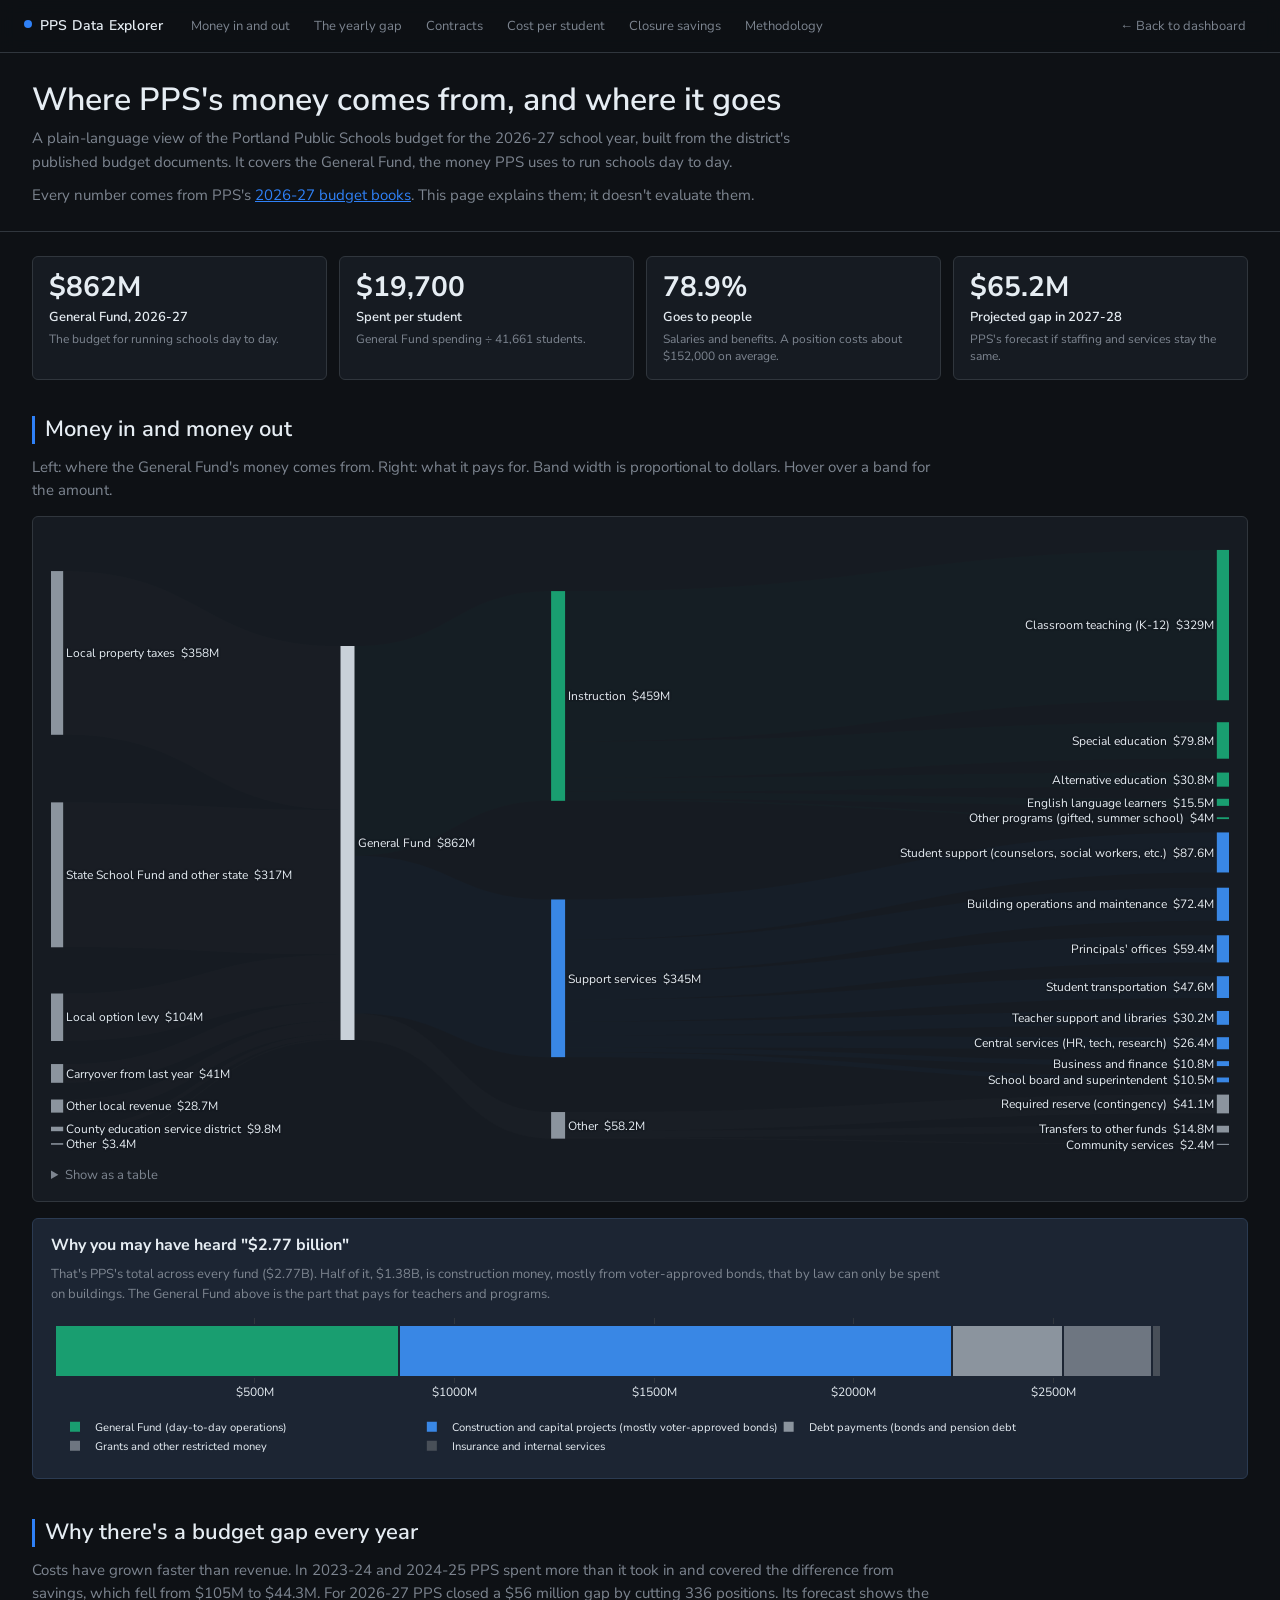
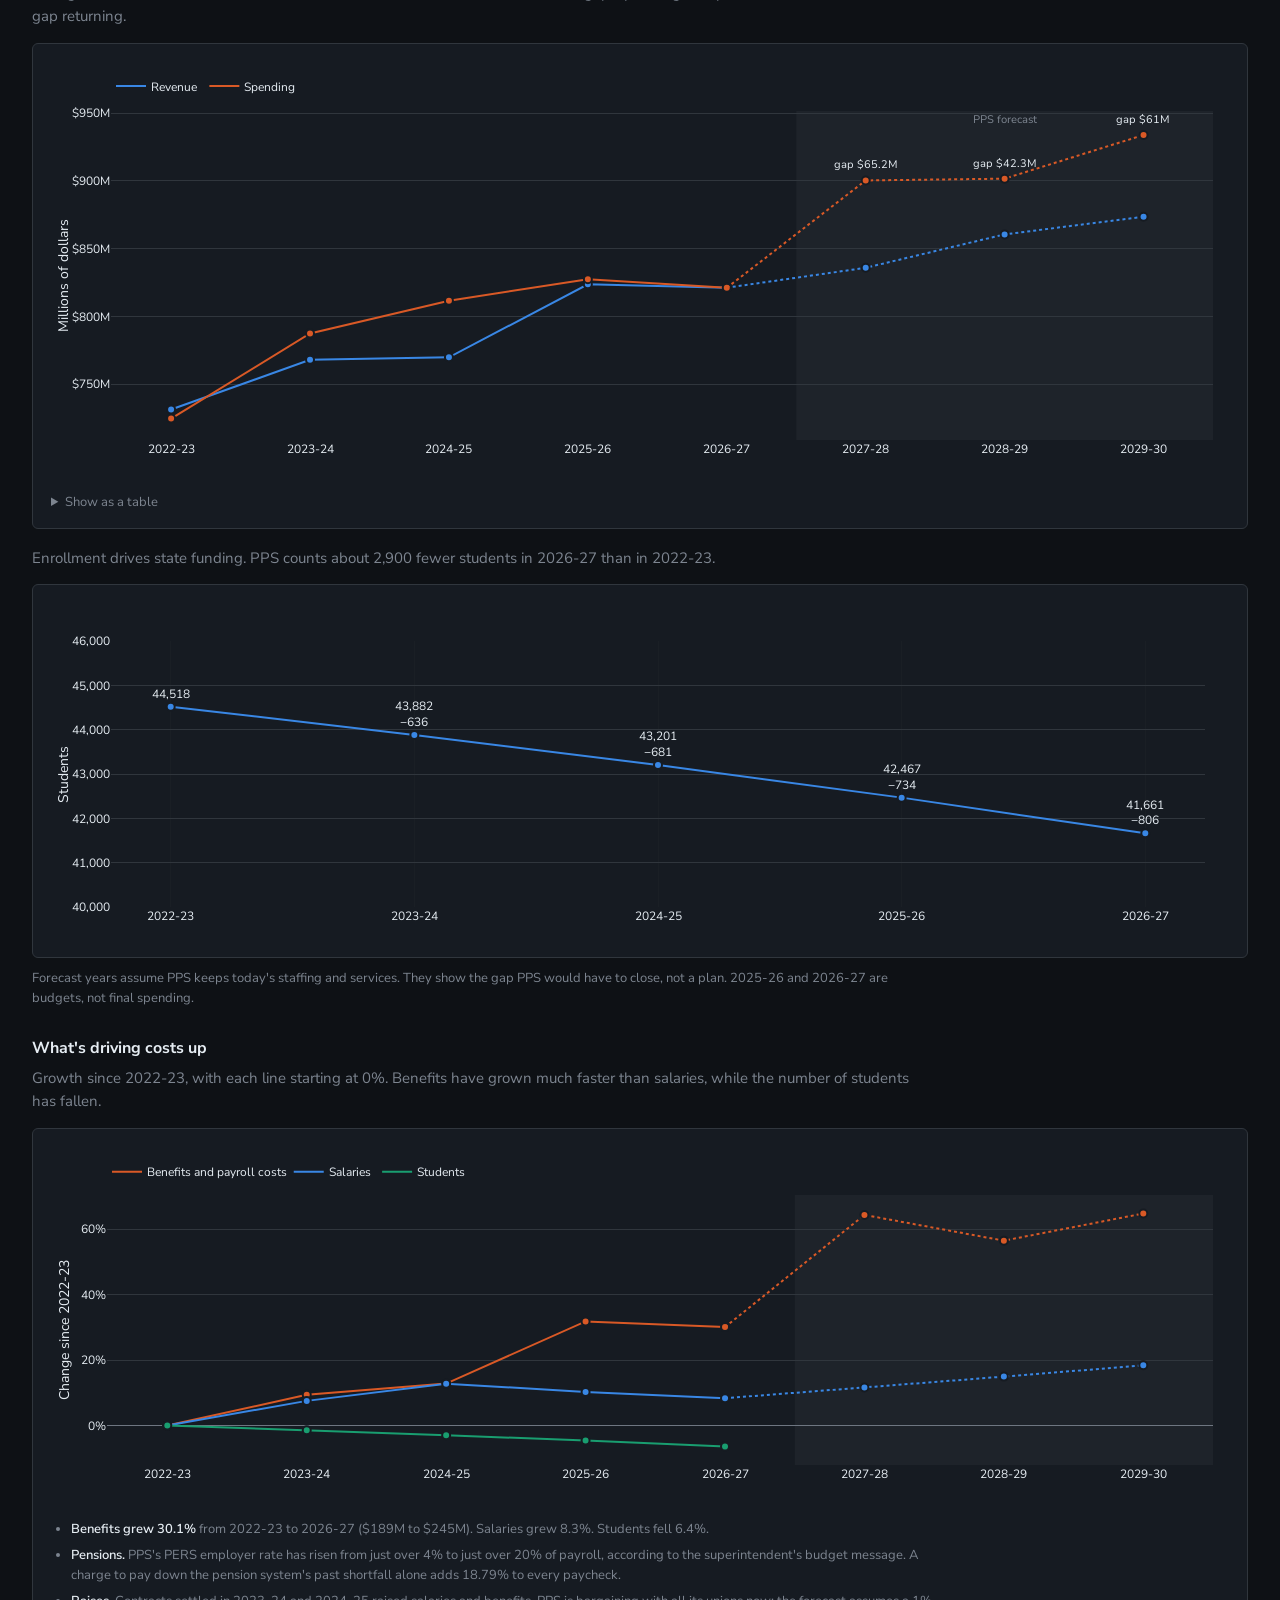
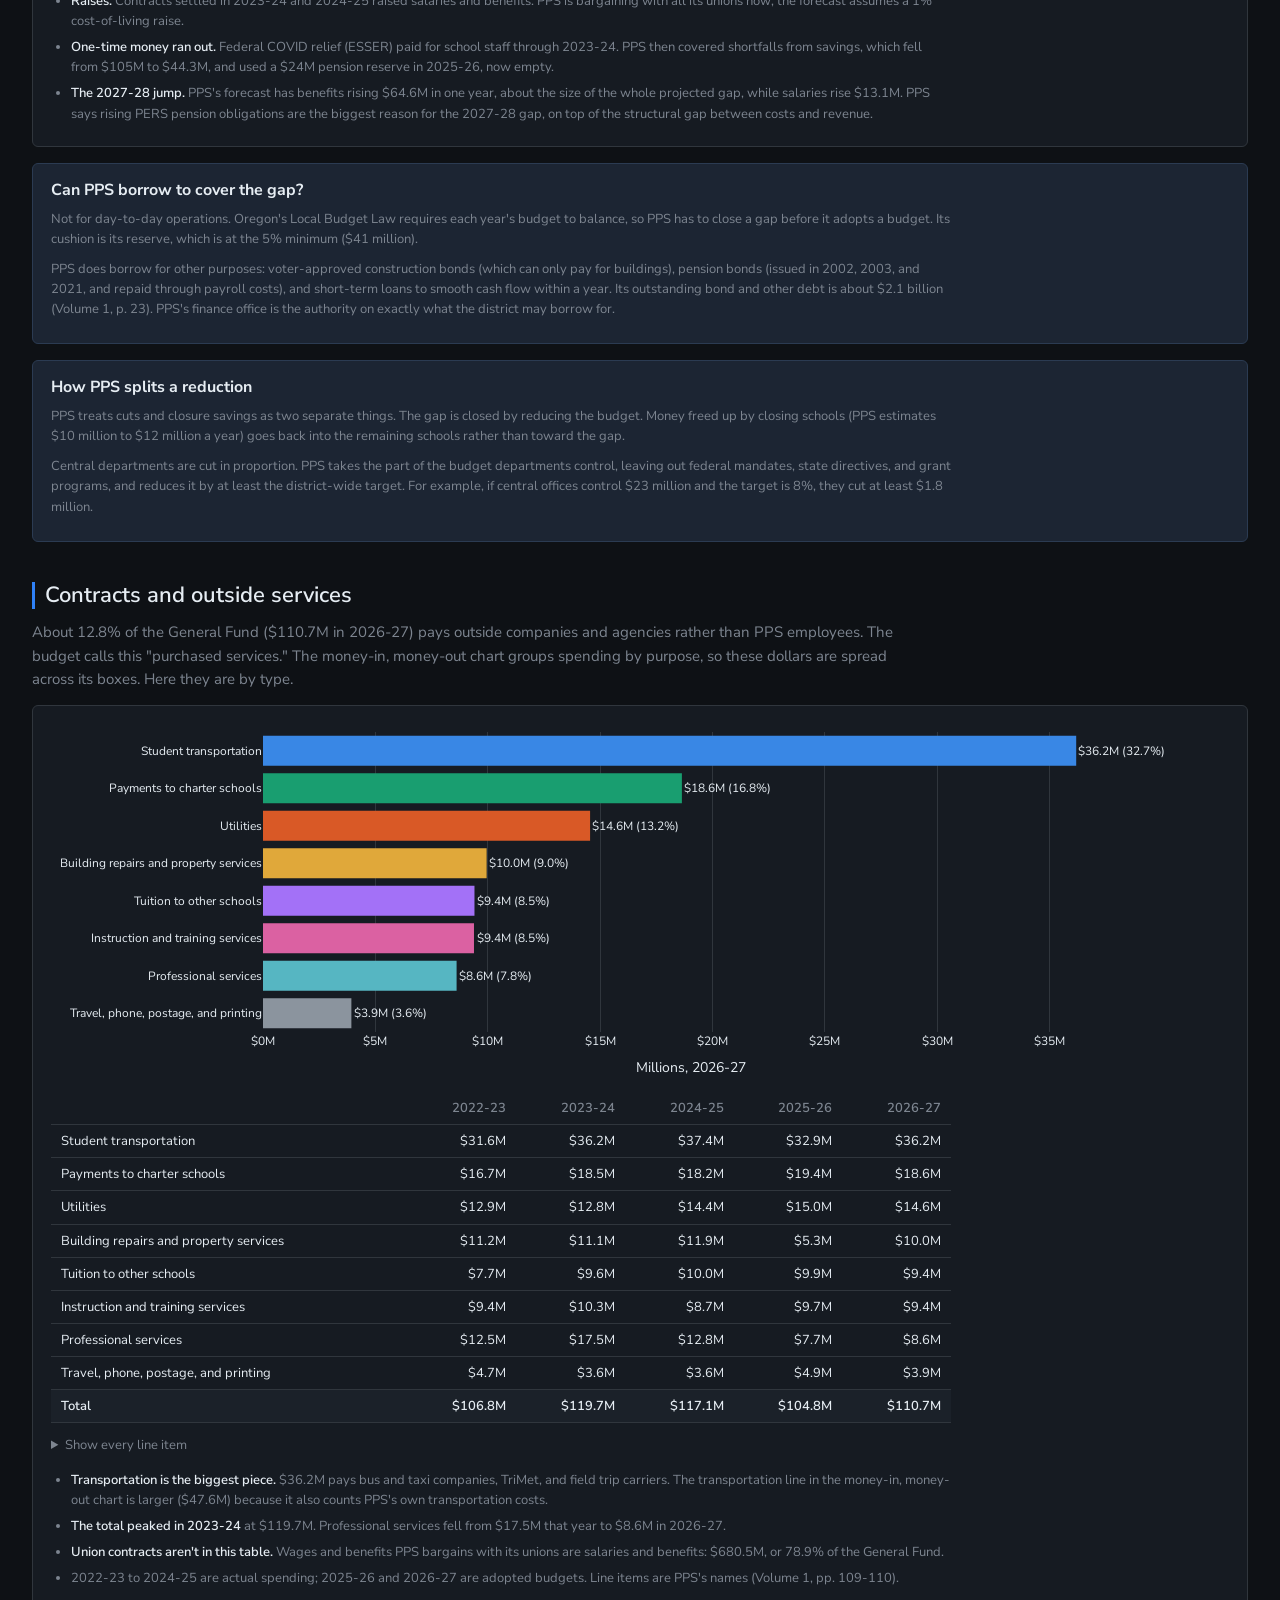
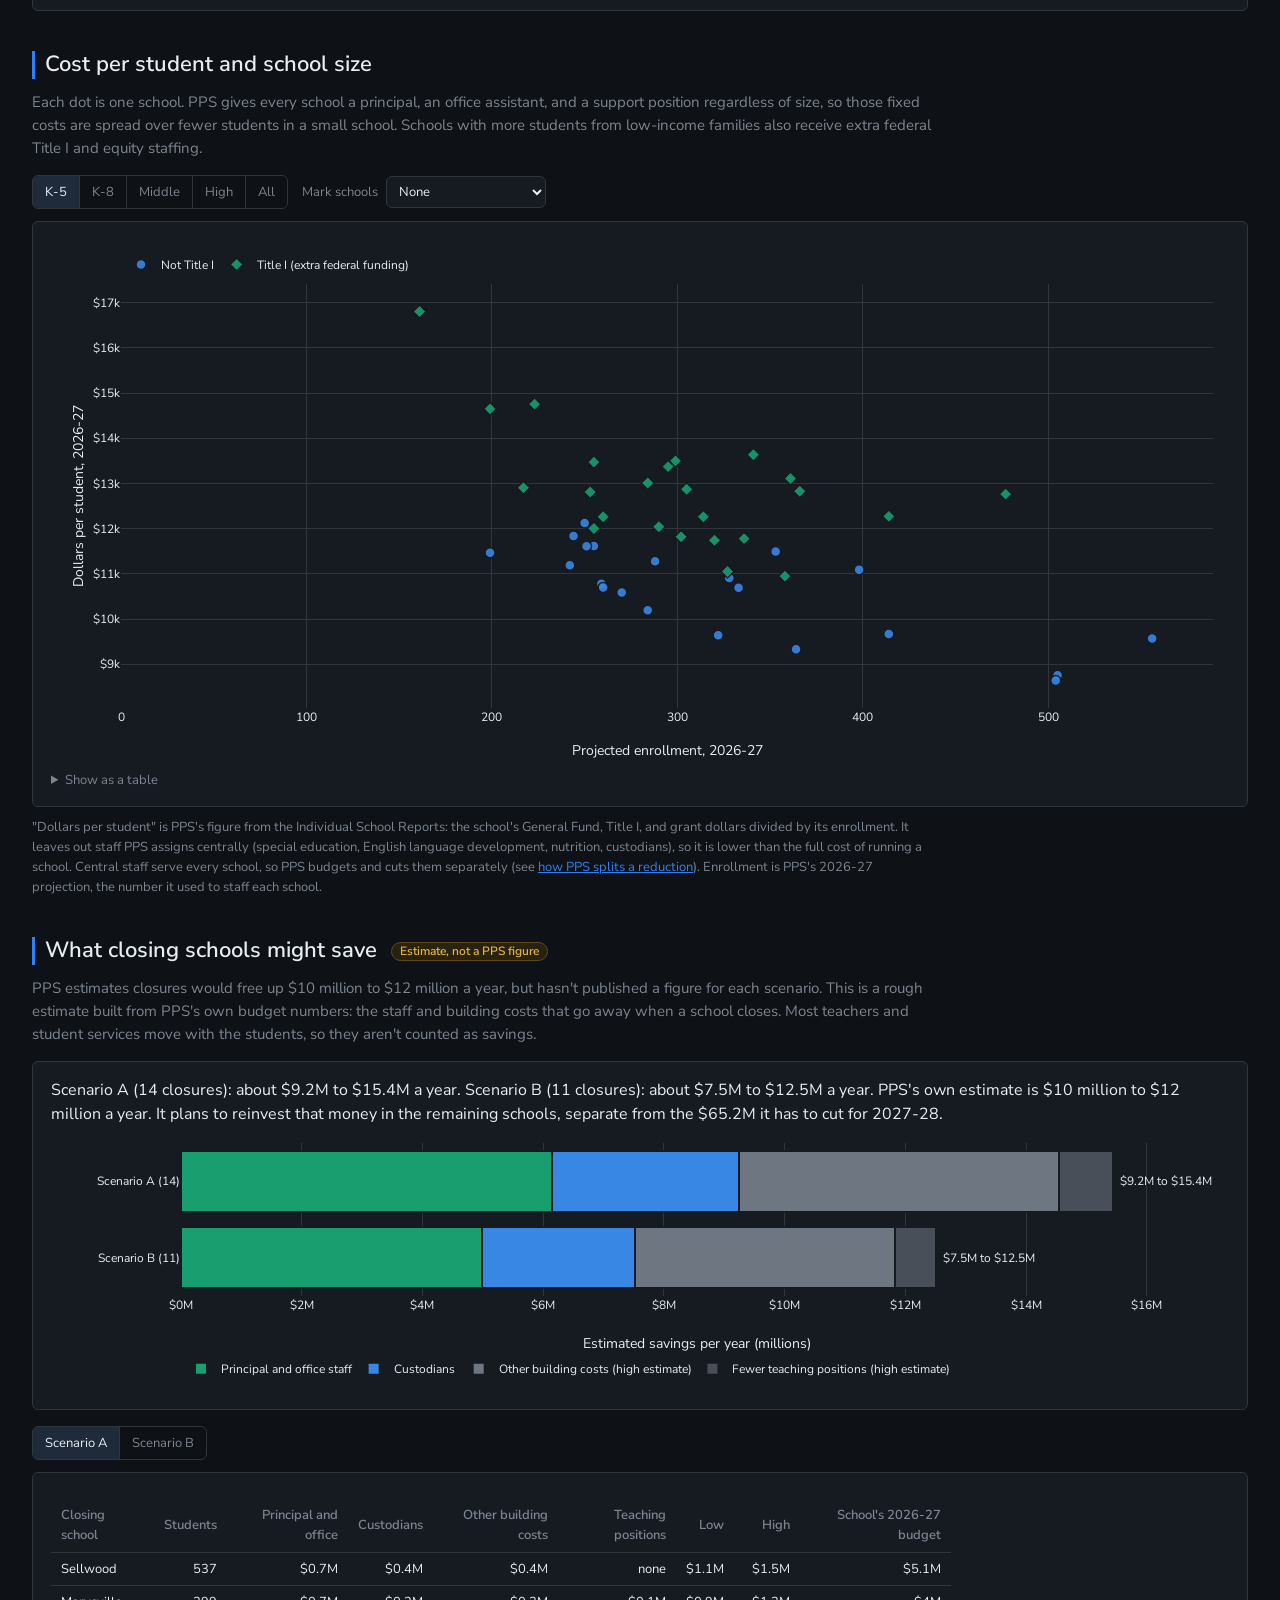
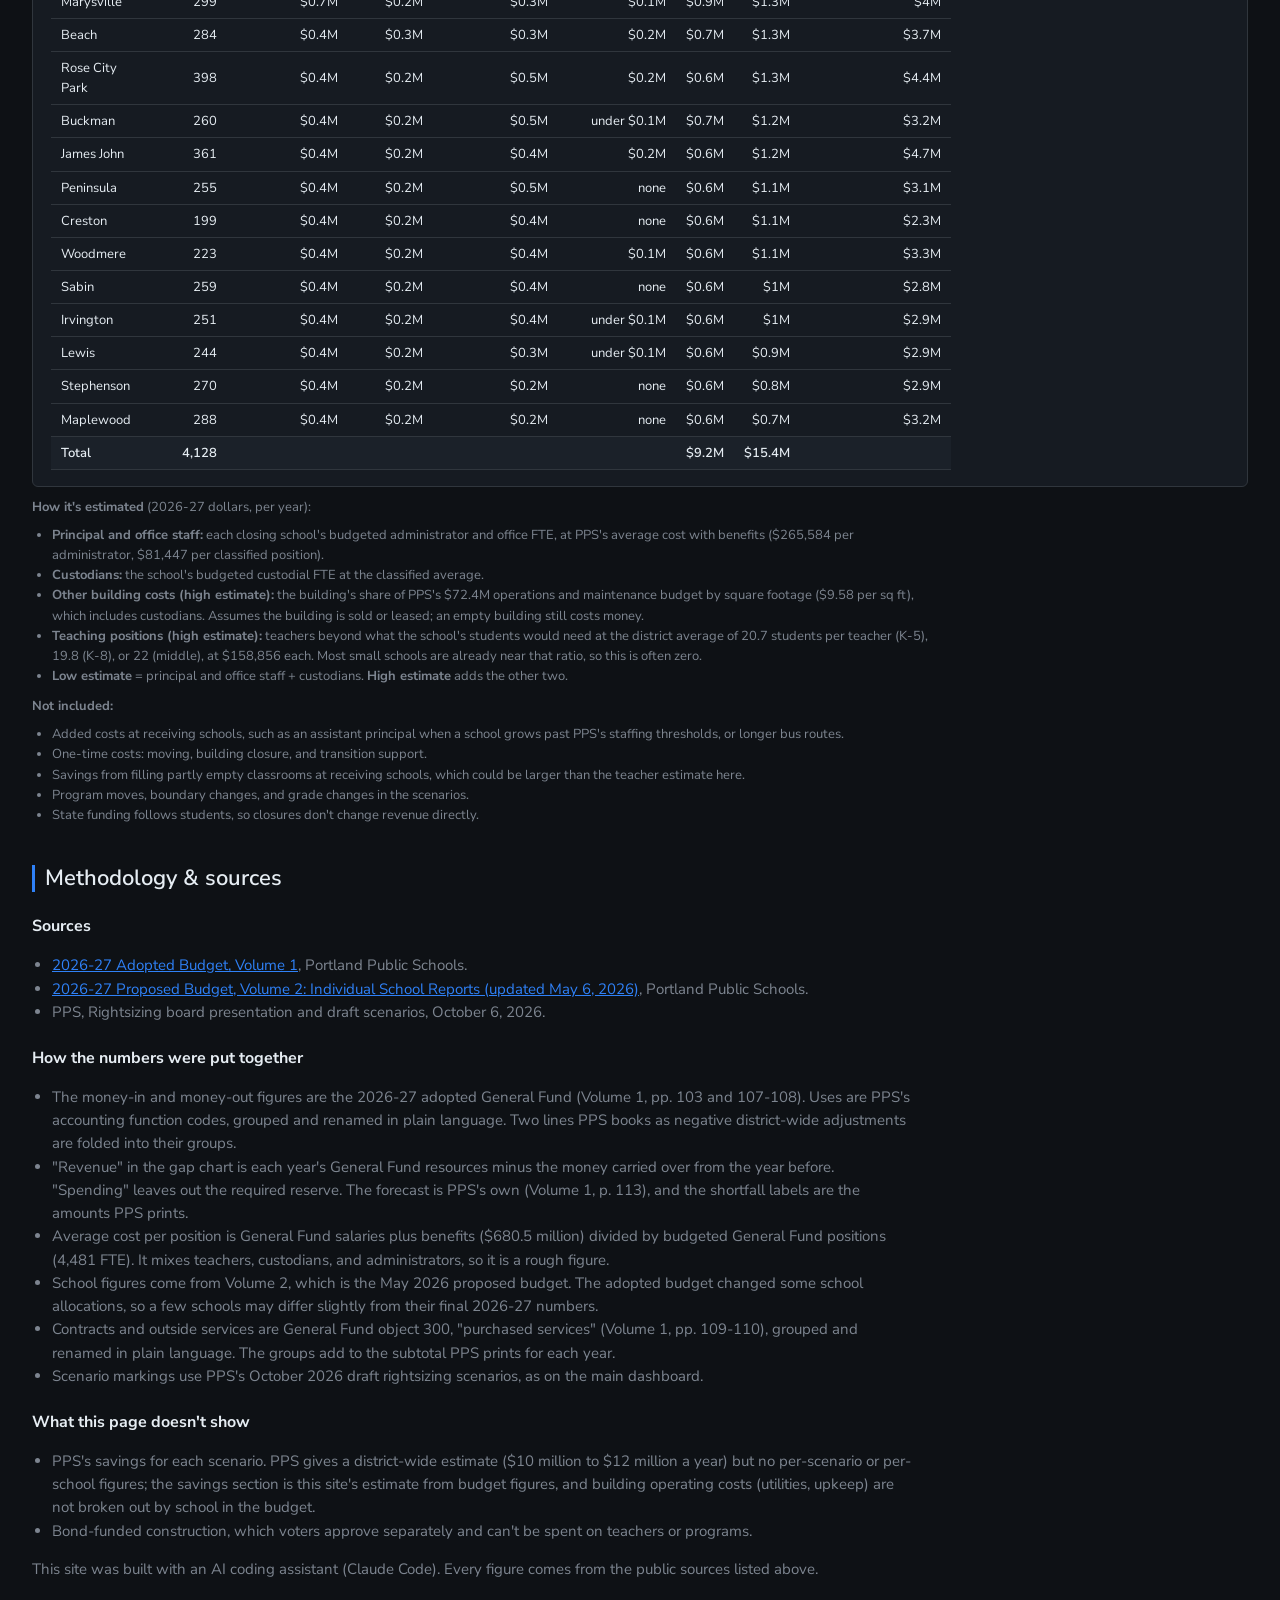
<file: web/preview/budget.html>
<!doctype html>
<html lang="en">
<head>
<meta charset="utf-8">
<meta name="viewport" content="width=device-width, initial-scale=1">
<title>PPS Budget Explorer | Portland Public Schools Data Explorer</title>
<meta name="robots" content="noindex, nofollow">
<link rel="icon" href="../favicon.ico" sizes="any">
<link rel="icon" type="image/png" href="../favicon.png">
<link rel="apple-touch-icon" href="../apple-touch-icon.png">

<link rel="preconnect" href="https://fonts.googleapis.com">
<link rel="preconnect" href="https://fonts.gstatic.com" crossorigin>
<link rel="stylesheet"
  href="https://fonts.googleapis.com/css2?family=Nunito+Sans:ital,wght@0,400;0,600;0,700;1,400&display=swap">
<script src="https://cdn.plot.ly/plotly-2.35.2.min.js"></script>

<style>
  :root {
    --bg: #0e1115; --panel: #161b22; --border: #30363d; --fg: #e6edf3;
    --muted: #7d8590; --accent: #2f81f7;
    --fs-h1: 32px; --fs-h2: 22px; --fs-h3: 16px;
    --fs-body: 15px; --fs-note: 15px; --fs-small: 13px; --fs-micro: 12px;
    --nav-h: 52px; --max-w: 1600px;
  }
  @media (max-width: 700px) {
    :root { --fs-h1: 24px; --fs-h2: 18px; --fs-h3: 15px; --fs-body: 15px;
      --fs-note: 14px; --fs-small: 12.5px; --fs-micro: 11.5px; --nav-h: 48px; }
  }
  * { box-sizing: border-box; }
  html, body { margin: 0; background: var(--bg); color: var(--fg);
    font: var(--fs-body)/1.55 "Nunito Sans", -apple-system, "SF Pro Text", Helvetica, Arial, sans-serif;
    -webkit-font-smoothing: antialiased; }

  .topnav { position: sticky; top: 0; z-index: 1100; background: rgba(14,17,21,0.92);
    backdrop-filter: saturate(140%) blur(8px); -webkit-backdrop-filter: saturate(140%) blur(8px);
    border-bottom: 1px solid var(--border); }
  .topnav-inner { max-width: var(--max-w); margin: 0 auto; padding: 0 24px;
    height: var(--nav-h); display: flex; align-items: center; gap: 18px; }
  .topnav .brand { font-weight: 600; font-size: 14px; letter-spacing: 0.2px;
    color: var(--fg); text-decoration: none; white-space: nowrap;
    display: inline-flex; align-items: center; }
  .topnav .brand .dot { width: 8px; height: 8px; margin-right: 8px;
    border-radius: 50%; background: var(--accent); flex-shrink: 0;
    transform: translateY(-2px); }
  .topnav .links { display: flex; gap: 4px; }
  .topnav .links a { color: var(--muted); text-decoration: none; font-size: 13px;
    padding: 6px 10px; border-radius: 6px; transition: color 0.15s, background 0.15s; }
  .topnav .links a:hover { color: var(--fg); background: rgba(255,255,255,0.04); }
  .topnav .back { margin-left: auto; color: var(--muted); text-decoration: none; font-size: 13px;
    padding: 6px 10px; border-radius: 6px; transition: color 0.15s, background 0.15s; }
  .topnav .back:hover { color: var(--fg); background: rgba(255,255,255,0.04); }
  @media (max-width: 1000px) { .topnav-inner { padding: 0 16px; } .topnav .links { display: none; } }

  header { padding: 28px 32px 24px; border-bottom: 1px solid var(--border);
    max-width: var(--max-w); margin: 0 auto; }
  header h1 { margin: 0 0 8px; font-size: var(--fs-h1); font-weight: 600; line-height: 1.2; }
  header p { margin: 0 0 10px; color: var(--muted); max-width: 820px; font-size: var(--fs-note); }
  header p:last-of-type { margin-bottom: 0; }
  a { color: var(--accent); }
  a:hover { color: var(--fg); }

  main { padding: 24px 32px 80px; max-width: var(--max-w); margin: 0 auto; }
  section { margin-bottom: 40px; scroll-margin-top: calc(var(--nav-h) + 12px); }
  section > h2 { margin: 0 0 12px; font-size: var(--fs-h2); font-weight: 600;
    border-left: 3px solid var(--accent); padding-left: 10px; line-height: 1.25; }
  p.note { color: var(--muted); margin: 0 0 14px; font-size: var(--fs-note); max-width: 900px; }
  p.caveat { color: var(--muted); margin: 10px 0 0; font-size: var(--fs-small); max-width: 900px; }

  .panel { background: var(--panel); border: 1px solid var(--border); border-radius: 6px; }
  .panel-pad { padding: 16px 18px; }

  .tiles { display: grid; grid-template-columns: repeat(auto-fit, minmax(210px, 1fr));
    gap: 12px; margin-bottom: 36px; }
  .tile { background: var(--panel); border: 1px solid var(--border); border-radius: 6px;
    padding: 14px 16px; }
  .tile .value { font-size: 28px; font-weight: 700; line-height: 1.15;
    font-variant-numeric: tabular-nums; }
  .tile .label { color: var(--fg); font-size: var(--fs-small); font-weight: 600; margin-top: 4px; }
  .tile .sub { color: var(--muted); font-size: var(--fs-micro); margin-top: 4px; line-height: 1.4; }

  .callout { background: #1c2533; border: 1px solid #2b3b52; border-radius: 6px;
    padding: 14px 18px; margin-top: 16px; }
  .callout h3 { margin: 0 0 6px; font-size: var(--fs-h3); }
  .callout p { margin: 0 0 10px; color: var(--muted); font-size: var(--fs-small); max-width: 900px; }

  .chart { width: 100%; }
  #plot-flow { height: 620px; }
  #plot-funds { height: 150px; }
  #plot-gap { height: 420px; }
  #plot-enroll { height: 340px; }
  #plot-drivers { height: 360px; }
  .facts { color: var(--muted); font-size: var(--fs-small); max-width: 900px; margin: 14px 0 0; padding-left: 20px; }
  .facts li { margin-bottom: 6px; }
  .facts b { color: var(--fg); font-weight: 600; }
  #plot-schools { height: 520px; }
  #plot-savings { height: 260px; }
  .estimate-badge { display: inline-block; font-size: var(--fs-micro); font-weight: 600;
    color: #e3b341; border: 1px solid #5c4a1a; background: #2a2210; border-radius: 10px;
    padding: 1px 8px; margin-left: 8px; vertical-align: middle; }
  .savings-head { font-size: var(--fs-h3); margin: 0 0 6px; }
  ul.caveats { color: var(--muted); font-size: var(--fs-small); max-width: 900px; margin: 8px 0 0; padding-left: 20px; }
  @media (max-width: 700px) {
    #plot-flow { display: none; }
    #plot-gap { height: 340px; }
    #plot-funds { height: 260px; }
  }
  .mobile-only { display: none; }
  @media (max-width: 700px) { .mobile-only { display: block; } }

  .controls { display: flex; flex-wrap: wrap; gap: 14px; align-items: center; margin-bottom: 12px; }
  .seg { display: inline-flex; border: 1px solid var(--border); border-radius: 6px; overflow: hidden; }
  .seg button { background: transparent; color: var(--muted); border: 0; padding: 6px 12px;
    font: inherit; font-size: var(--fs-small); cursor: pointer; }
  .seg button + button { border-left: 1px solid var(--border); }
  .seg button.on { background: #1f2a3a; color: var(--fg); }
  .controls label { color: var(--muted); font-size: var(--fs-small); display: inline-flex; gap: 8px; align-items: center; }
  .controls select { background: var(--panel); color: var(--fg); border: 1px solid var(--border);
    border-radius: 6px; padding: 5px 8px; font: inherit; font-size: var(--fs-small); }

  details { margin-top: 12px; }
  details summary { cursor: pointer; color: var(--muted); font-size: var(--fs-small); }
  table.data { border-collapse: collapse; width: 100%; max-width: 900px; margin-top: 10px;
    font-size: var(--fs-small); font-variant-numeric: tabular-nums; }
  table.data th, table.data td { padding: 6px 10px; border-bottom: 1px solid var(--border); text-align: left; }
  table.data th { color: var(--muted); font-weight: 600; }
  table.data td.num, table.data th.num { text-align: right; }
  table.data tr.group td { color: var(--fg); font-weight: 600; background: #1b2129; }
  table.data td.sub { padding-left: 24px; color: var(--muted); }
  .table-scroll { overflow-x: auto; }

  .methodology { font-size: var(--fs-body); }
  .methodology h3 { font-size: var(--fs-h3); margin: 22px 0 8px; }
  .methodology p, .methodology li { color: var(--muted); max-width: 860px; }
  .methodology ul { padding-left: 20px; }

  @media (max-width: 700px) {
    header { padding: 20px 16px 18px; }
    main { padding: 18px 16px 60px; }
    .panel-pad { padding: 12px; }
    .tile .value { font-size: 24px; }
  }
</style>
<script data-goatcounter="https://a9n27kisdf.execute-api.us-east-1.amazonaws.com/count/ppsdata"
        async src="../count.js"></script>
</head>
<body>

<div class="topnav">
  <div class="topnav-inner">
    <a class="brand" href="/"><span class="dot"></span>PPS Data Explorer</a>
    <nav class="links">
      <a href="#section-flow">Money in and out</a>
      <a href="#section-gap">The yearly gap</a>
      <a href="#section-contracts">Contracts</a>
      <a href="#section-schools">Cost per student</a>
      <a href="#section-savings">Closure savings</a>
      <a href="#section-methodology">Methodology</a>
    </nav>
    <a class="back" href="/">← Back to dashboard</a>
  </div>
</div>

<header>
  <h1>Where PPS's money comes from, and where it goes</h1>
  <p>
    A plain-language view of the Portland Public Schools budget for the 2026-27
    school year, built from the district's published budget documents. It covers
    the General Fund, the money PPS uses to run schools day to day.
  </p>
  <p>
    Every number comes from PPS's
    <a href="#section-methodology">2026-27 budget books</a>. This page explains them;
    it doesn't evaluate them.
  </p>
</header>

<main>
  <div class="tiles" id="tiles"></div>

  <section id="section-flow">
    <h2>Money in and money out</h2>
    <p class="note">
      Left: where the General Fund's money comes from. Right: what it pays for.
      Band width is proportional to dollars. Hover over a band for the amount.
    </p>
    <div class="panel panel-pad">
      <div id="plot-flow" class="chart"></div>
      <p class="mobile-only note">On a small screen the breakdown is shown as a table.</p>
      <details id="flow-details">
        <summary>Show as a table</summary>
        <div class="table-scroll"><table class="data" id="flow-table"></table></div>
      </details>
    </div>

    <div class="callout">
      <h3>Why you may have heard "$2.77 billion"</h3>
      <p id="funds-text"></p>
      <div id="plot-funds" class="chart"></div>
    </div>
  </section>

  <section id="section-gap">
    <h2>Why there's a budget gap every year</h2>
    <p class="note" id="gap-text"></p>
    <div class="panel panel-pad">
      <div id="plot-gap" class="chart"></div>
      <details>
        <summary>Show as a table</summary>
        <div class="table-scroll"><table class="data" id="gap-table"></table></div>
      </details>
    </div>
    <p class="note" style="margin-top:18px">
      Enrollment drives state funding. PPS counts about 2,900 fewer students in
      2026-27 than in 2022-23.
    </p>
    <div class="panel panel-pad">
      <div id="plot-enroll" class="chart"></div>
    </div>
    <p class="caveat">
      Forecast years assume PPS keeps today's staffing and services. They show the
      gap PPS would have to close, not a plan. 2025-26 and 2026-27 are budgets, not
      final spending.
    </p>

    <h3 class="savings-head" style="margin-top:28px">What's driving costs up</h3>
    <p class="note">
      Growth since 2022-23, with each line starting at 0%. Benefits have grown much
      faster than salaries, while the number of students has fallen.
    </p>
    <div class="panel panel-pad">
      <div id="plot-drivers" class="chart"></div>
      <ul class="facts" id="driver-facts"></ul>
    </div>

    <div class="callout">
      <h3>Can PPS borrow to cover the gap?</h3>
      <p>
        Not for day-to-day operations. Oregon's Local Budget Law requires each year's
        budget to balance, so PPS has to close a gap before it adopts a budget. Its
        cushion is its reserve, which is at the 5% minimum ($41 million).
      </p>
      <p>
        PPS does borrow for other purposes: voter-approved construction bonds (which can
        only pay for buildings), pension bonds (issued in 2002, 2003, and 2021, and repaid
        through payroll costs), and short-term loans to smooth cash flow within a year.
        Its outstanding bond and other debt is about $2.1 billion (Volume 1, p. 23).
        PPS's finance office is the authority on exactly what the district may borrow for.
      </p>
    </div>

    <div class="callout" id="reductions">
      <h3>How PPS splits a reduction</h3>
      <p>
        PPS treats cuts and closure savings as two separate things. The gap is closed
        by reducing the budget. Money freed up by closing schools (PPS estimates $10
        million to $12 million a year) goes back into the remaining schools rather than
        toward the gap.
      </p>
      <p>
        Central departments are cut in proportion. PPS takes the part of the budget
        departments control, leaving out federal mandates, state directives, and grant
        programs, and reduces it by at least the district-wide target. For example, if
        central offices control $23 million and the target is 8%, they cut at least
        $1.8 million.
      </p>
    </div>
  </section>

  <section id="section-contracts">
    <h2>Contracts and outside services</h2>
    <p class="note" id="contracts-text"></p>
    <div class="panel panel-pad">
      <div id="plot-contracts" class="chart"></div>
      <div class="table-scroll"><table class="data" id="contracts-table"></table></div>
      <details>
        <summary>Show every line item</summary>
        <div class="table-scroll"><table class="data" id="contracts-lines"></table></div>
      </details>
      <ul class="facts" id="contracts-facts"></ul>
    </div>
  </section>

  <section id="section-schools">
    <h2>Cost per student and school size</h2>
    <p class="note">
      Each dot is one school. PPS gives every school a principal, an office
      assistant, and a support position regardless of size, so those fixed costs are
      spread over fewer students in a small school. Schools with more students from
      low-income families also receive extra federal Title I and equity staffing.
    </p>
    <div class="controls">
      <div class="seg" id="band-seg">
        <button data-band="K-5" class="on">K-5</button>
        <button data-band="K-8">K-8</button>
        <button data-band="Middle">Middle</button>
        <button data-band="High">High</button>
        <button data-band="all">All</button>
      </div>
      <label>Mark schools
        <select id="mark-select">
          <option value="">None</option>
          <option value="rs_a">Closing in Scenario A</option>
          <option value="rs_b">Closing in Scenario B</option>
        </select>
      </label>
    </div>
    <div class="panel panel-pad">
      <div id="plot-schools" class="chart"></div>
      <details>
        <summary>Show as a table</summary>
        <div class="table-scroll"><table class="data" id="schools-table"></table></div>
      </details>
    </div>
    <p class="caveat">
      "Dollars per student" is PPS's figure from the Individual School Reports: the
      school's General Fund, Title I, and grant dollars divided by its enrollment. It
      leaves out staff PPS assigns centrally (special education, English language
      development, nutrition, custodians), so it is lower than the full cost of
      running a school. Central staff serve every school, so PPS budgets and cuts them
      separately (see <a href="#reductions">how PPS splits a reduction</a>). Enrollment is
      PPS's 2026-27 projection, the number it used to staff each school.
    </p>
  </section>

  <section id="section-savings">
    <h2>What closing schools might save <span class="estimate-badge">Estimate, not a PPS figure</span></h2>
    <p class="note">
      PPS estimates closures would free up $10 million to $12 million a year, but
      hasn't published a figure for each scenario. This is a rough estimate built
      from PPS's own budget numbers: the staff and building costs
      that go away when a school closes. Most teachers and student services move
      with the students, so they aren't counted as savings.
    </p>
    <div class="panel panel-pad">
      <p class="savings-head" id="savings-head"></p>
      <div id="plot-savings" class="chart"></div>
    </div>
    <div class="controls" style="margin-top:16px">
      <div class="seg" id="savings-seg">
        <button data-s="rs_a" class="on">Scenario A</button>
        <button data-s="rs_b">Scenario B</button>
      </div>
    </div>
    <div class="panel panel-pad">
      <div class="table-scroll"><table class="data" id="savings-table"></table></div>
    </div>
    <p class="caveat"><b>How it's estimated</b> (2026-27 dollars, per year):</p>
    <ul class="caveats" id="savings-method"></ul>
    <p class="caveat"><b>Not included:</b></p>
    <ul class="caveats">
      <li>Added costs at receiving schools, such as an assistant principal when a school
        grows past PPS's staffing thresholds, or longer bus routes.</li>
      <li>One-time costs: moving, building closure, and transition support.</li>
      <li>Savings from filling partly empty classrooms at receiving schools, which
        could be larger than the teacher estimate here.</li>
      <li>Program moves, boundary changes, and grade changes in the scenarios.</li>
      <li>State funding follows students, so closures don't change revenue directly.</li>
    </ul>
  </section>

  <section id="section-methodology" class="methodology">
    <h2>Methodology &amp; sources</h2>
    <h3>Sources</h3>
    <ul id="source-list"></ul>
    <h3>How the numbers were put together</h3>
    <ul>
      <li>The money-in and money-out figures are the 2026-27 adopted General Fund
        (Volume 1, pp. 103 and 107-108). Uses are PPS's accounting function codes,
        grouped and renamed in plain language. Two lines PPS books as negative
        district-wide adjustments are folded into their groups.</li>
      <li>"Revenue" in the gap chart is each year's General Fund resources minus the
        money carried over from the year before. "Spending" leaves out the required
        reserve. The forecast is PPS's own (Volume 1, p. 113), and the shortfall
        labels are the amounts PPS prints.</li>
      <li>Average cost per position is General Fund salaries plus benefits ($680.5
        million) divided by budgeted General Fund positions (4,481 FTE). It mixes
        teachers, custodians, and administrators, so it is a rough figure.</li>
      <li>School figures come from Volume 2, which is the May 2026 proposed budget.
        The adopted budget changed some school allocations, so a few schools may
        differ slightly from their final 2026-27 numbers.</li>
      <li>Contracts and outside services are General Fund object 300, "purchased
        services" (Volume 1, pp. 109-110), grouped and renamed in plain language. The
        groups add to the subtotal PPS prints for each year.</li>
      <li>Scenario markings use PPS's October 2026 draft rightsizing scenarios, as on
        the main dashboard.</li>
    </ul>
    <h3>What this page doesn't show</h3>
    <ul>
      <li>PPS's savings for each scenario. PPS gives a district-wide estimate ($10 million
        to $12 million a year) but no per-scenario or per-school figures; the savings
        section is this site's estimate from budget figures, and building operating
        costs (utilities, upkeep) are not broken out by school in the budget.</li>
      <li>Bond-funded construction, which voters approve separately and can't be spent
        on teachers or programs.</li>
    </ul>
    <p>This site was built with an AI coding assistant (Claude Code). Every figure
      comes from the public sources listed above.</p>
  </section>
</main>

<script>
(async function () {
  const D = await (await fetch("budget.json")).json();

  const FONT = { color: "#e6edf3", size: 12, family: '"Nunito Sans", -apple-system, Helvetica, Arial, sans-serif' };
  const SURFACE = "#161b22", GRID = "#30363d", MUTED = "#7d8590";
  // Validated with the dataviz validator on #161b22 (dark): blue / aqua pass
  // CVD and normal-vision separation.
  const BLUE = "#3987e5", AQUA = "#199e70", ORANGE = "#d95926", GRAY = "#8b949e";
  const CONFIG = { displayModeBar: false, responsive: true };
  const mobile = () => window.innerWidth < 700;

  const fmtM = (k) => k >= 1000000
    ? "$" + (k / 1000000).toFixed(2) + "B"
    : "$" + (k / 1000).toLocaleString(undefined, { maximumFractionDigits: k >= 100000 ? 0 : 1 }) + "M";
  const fmtUSD = (v) => "$" + Math.round(v).toLocaleString();
  const pct = (part, whole) => (100 * part / whole).toFixed(1) + "%";
  const total = D.general_fund_total;

  // ---- Tiles ----
  const thisYear = D.history.find(h => h.year === "2026-27");
  const nextYear = D.history.find(h => h.year === "2027-28");
  const perStudent = thisYear.spending * 1000 / thisYear.enrollment;
  const perFte = D.people_cost * 1000 / D.fte;
  const tiles = [
    [fmtM(total), "General Fund, 2026-27", "The budget for running schools day to day."],
    [fmtUSD(Math.round(perStudent / 100) * 100), "Spent per student", `General Fund spending ÷ ${thisYear.enrollment.toLocaleString()} students.`],
    [pct(D.people_cost, total), "Goes to people", `Salaries and benefits. A position costs about ${fmtUSD(Math.round(perFte / 1000) * 1000)} on average.`],
    [fmtM(nextYear.shortfall), "Projected gap in 2027-28", "PPS's forecast if staffing and services stay the same."],
  ];
  document.getElementById("tiles").innerHTML = tiles.map(([v, l, s]) =>
    `<div class="tile"><div class="value">${v}</div><div class="label">${l}</div><div class="sub">${s}</div></div>`).join("");

  // ---- Sankey: sources -> General Fund -> groups -> uses ----
  const GROUP_COLOR = { "Instruction": AQUA, "Support services": BLUE, "Other": GRAY };
  const alpha = (hex, a) => {
    const n = parseInt(hex.slice(1), 16);
    return `rgba(${n >> 16},${(n >> 8) & 255},${n & 255},${a})`;
  };
  const nodes = [], links = { source: [], target: [], value: [], color: [], customdata: [] };
  // Columns are placed by hand: the uses column has long labels drawn to the
  // left of its nodes, so the group column sits far enough left to keep its
  // own labels clear of them.
  const COL_X = [0.001, 0.25, 0.43, 0.999];
  const addNode = (label, color, amount, col) => {
    nodes.push({ label: `${label}  ${fmtM(amount)}`, color, amount, col });
    return nodes.length - 1;
  };
  // Stack each column's nodes top to bottom in proportion to their value.
  function nodeY() {
    const PAD = 0.018;
    const y = new Array(nodes.length);
    COL_X.forEach((_, col) => {
      const idx = nodes.map((n, i) => i).filter(i => nodes[i].col === col);
      const span = 1 - PAD * (idx.length - 1);
      let top = 0;
      idx.forEach(i => {
        const h = span * nodes[i].amount / total;
        y[i] = Math.min(0.999, Math.max(0.001, top + h / 2));
        top += h + PAD;
      });
    });
    return y;
  }
  const gf = (() => {
    const srcIdx = D.resources.map(r => addNode(r.label, GRAY, r.amount, 0));
    const g = addNode("General Fund", "#c9d1d9", total, 1);
    D.resources.forEach((r, i) => {
      links.source.push(srcIdx[i]); links.target.push(g); links.value.push(r.amount);
      links.color.push(alpha(GRAY, 0.28)); links.customdata.push(`${r.label}: ${fmtM(r.amount)} (${pct(r.amount, total)})<br>${r.note}`);
    });
    return g;
  })();
  D.uses.forEach(grp => {
    const c = GROUP_COLOR[grp.label];
    const gi = addNode(grp.label, c, grp.amount, 2);
    links.source.push(gf); links.target.push(gi); links.value.push(grp.amount);
    links.color.push(alpha(c, 0.35)); links.customdata.push(`${grp.label}: ${fmtM(grp.amount)} (${pct(grp.amount, total)})<br>${grp.note}`);
    grp.children.forEach(ch => {
      const ci = addNode(ch.label, c, ch.amount, 3);
      links.source.push(gi); links.target.push(ci); links.value.push(ch.amount);
      links.color.push(alpha(c, 0.35)); links.customdata.push(`${ch.label}: ${fmtM(ch.amount)} (${pct(ch.amount, total)} of the General Fund)`);
    });
  });
  function drawFlow() {
    if (mobile()) return;
    Plotly.react("plot-flow", [{
      type: "sankey", arrangement: "fixed", valueformat: ",.0f",
      node: { label: nodes.map(n => n.label), color: nodes.map(n => n.color),
        x: nodes.map(n => COL_X[n.col]), y: nodeY(),
        pad: 14, thickness: 14, line: { width: 0 },
        hovertemplate: "%{label}<extra></extra>" },
      link: { ...links, hovertemplate: "%{customdata}<extra></extra>" },
    }], {
      paper_bgcolor: SURFACE, plot_bgcolor: SURFACE, font: FONT,
      margin: { l: 4, r: 4, t: 8, b: 8 },
      hoverlabel: { font: FONT, bgcolor: "#0d1117", bordercolor: GRID },
    }, CONFIG);
  }
  drawFlow();

  // Table view of the same breakdown (also the mobile view).
  const flowRows = [`<tr><th>Money in</th><th class="num">Amount</th><th class="num">Share</th></tr>`]
    .concat(D.resources.map(r => `<tr><td>${r.label}</td><td class="num">${fmtM(r.amount)}</td><td class="num">${pct(r.amount, total)}</td></tr>`))
    .concat([`<tr><th>Money out</th><th class="num">Amount</th><th class="num">Share</th></tr>`])
    .concat(D.uses.flatMap(g => [
      `<tr class="group"><td>${g.label}</td><td class="num">${fmtM(g.amount)}</td><td class="num">${pct(g.amount, total)}</td></tr>`,
      ...g.children.map(c => `<tr><td class="sub">${c.label}</td><td class="num">${fmtM(c.amount)}</td><td class="num">${pct(c.amount, total)}</td></tr>`),
    ]));
  document.getElementById("flow-table").innerHTML = flowRows.join("");
  if (mobile()) document.getElementById("flow-details").open = true;

  // ---- All funds callout ----
  const allTotal = D.all_funds.reduce((a, f) => a + f.amount, 0);
  const capital = D.all_funds[1].amount;
  document.getElementById("funds-text").textContent =
    `That's PPS's total across every fund (${fmtM(allTotal)}). Half of it, ${fmtM(capital)}, is ` +
    `construction money, mostly from voter-approved bonds, that by law can only be spent on buildings. ` +
    `The General Fund above is the part that pays for teachers and programs.`;
  const FUND_COLORS = [AQUA, BLUE, GRAY, "#6e7681", "#484f58"];
  Plotly.newPlot("plot-funds", D.all_funds.map((f, i) => ({
    type: "bar", orientation: "h", y: ["All PPS funds"], x: [f.amount / 1000], name: f.label,
    marker: { color: FUND_COLORS[i], line: { color: "#1c2533", width: 2 } },
    hovertemplate: `${f.label}<br>${fmtM(f.amount)} (${pct(f.amount, allTotal)})<extra></extra>`,
  })), {
    barmode: "stack", paper_bgcolor: "rgba(0,0,0,0)", plot_bgcolor: "rgba(0,0,0,0)", font: FONT,
    margin: { l: 4, r: 10, t: 4, b: mobile() ? 150 : 50 },
    xaxis: { ticksuffix: "M", tickprefix: "$", gridcolor: GRID, zeroline: false },
    yaxis: { visible: false },
    legend: { orientation: "h", y: -0.45, x: 0, font: { size: 11 }, traceorder: "normal" },
    hoverlabel: { font: FONT },
  }, CONFIG);

  // ---- Gap chart ----
  const H = D.history;
  const solid = H.filter(h => h.status !== "forecast");
  const fc = H.filter(h => h.status === "forecast" || h.year === "2026-27");
  const lastActual = H.filter(h => h.status === "actual").slice(-1)[0];
  document.getElementById("gap-text").textContent =
    `Costs have grown faster than revenue. In 2023-24 and 2024-25 PPS spent more than it took in and ` +
    `covered the difference from savings, which fell from ${fmtM(H[0].reserve)} to ${fmtM(lastActual.reserve)}. ` +
    `For 2026-27 PPS closed a $56 million gap by cutting 336 positions. Its forecast shows the gap returning.`;
  // Solid line for actual and budget years, dotted line into the forecast.
  // The dotted connector starts at 2026-27 so the line is continuous; it
  // skips hover there so the unified tooltip doesn't list 2026-27 twice.
  const yearSeries = (key, color, name, yOf, hoverText) => {
    const point = (rows) => ({
      type: "scatter", mode: "markers", x: rows.map(h => h.year), y: rows.map(yOf),
      name, showlegend: false, legendgroup: key,
      marker: { size: 8, color, line: { color: SURFACE, width: 2 } },
      customdata: rows.map(hoverText), hovertemplate: `${name}: %{customdata}<extra></extra>`,
    });
    const actual = solid.filter(h => h[key] != null), ahead = fc.filter(h => h[key] != null);
    const lineOf = (rows, dash, show) => ({
      type: "scatter", mode: "lines", x: rows.map(h => h.year), y: rows.map(yOf),
      name, showlegend: show, legendgroup: key, hoverinfo: "skip",
      line: { color, width: 2, dash },
    });
    const traces = [lineOf(actual, "solid", true), point(actual)];
    if (ahead.length > 1) traces.push(lineOf(ahead, "dot", false), point(ahead.filter(h => h.status === "forecast")));
    return traces;
  };
  const gapTraces = [
    ...yearSeries("revenue", BLUE, "Revenue", h => h.revenue / 1000, h => `${fmtM(h.revenue)} (${h.status})`),
    ...yearSeries("spending", ORANGE, "Spending", h => h.spending / 1000, h => `${fmtM(h.spending)} (${h.status})`),
  ];
  const gapAnn = H.filter(h => h.shortfall).map(h => ({
    x: h.year, y: h.spending / 1000, yshift: 16, showarrow: false,
    text: mobile() ? `$${Math.round(h.shortfall / 1000)}M` : `gap ${fmtM(h.shortfall)}`,
    font: { ...FONT, size: 11, color: "#e6edf3" },
  }));
  if (!mobile()) gapAnn.push({ x: "2028-29", y: 1, yref: "paper", yanchor: "top", showarrow: false,
    text: "PPS forecast", font: { ...FONT, size: 11, color: MUTED } });
  Plotly.newPlot("plot-gap", gapTraces, {
    paper_bgcolor: SURFACE, plot_bgcolor: SURFACE, font: FONT,
    margin: { l: 60, r: 16, t: 24, b: 40 },
    hovermode: "x unified", hoverlabel: { font: FONT, bgcolor: "#0d1117", bordercolor: GRID },
    xaxis: { gridcolor: "rgba(0,0,0,0)", fixedrange: true, tickangle: 0,
      tickvals: H.map(h => h.year), ticktext: H.map(h => mobile() ? "'" + h.year.slice(5) : h.year) },
    yaxis: { title: mobile() ? "" : "Millions of dollars", tickprefix: "$", ticksuffix: "M", gridcolor: GRID, zeroline: false, fixedrange: true },
    legend: { orientation: "h", x: 0, y: 1.12 },
    shapes: [{ type: "rect", xref: "x", yref: "paper", x0: 4.5, x1: 7.5, y0: 0, y1: 1,
      fillcolor: "rgba(255,255,255,0.035)", line: { width: 0 }, layer: "below" }],
    annotations: gapAnn,
  }, CONFIG);
  document.getElementById("gap-table").innerHTML =
    `<tr><th>Year</th><th>Type</th><th class="num">Revenue</th><th class="num">Spending</th><th class="num">Savings at year end</th><th class="num">PPS-projected gap</th></tr>` +
    H.map(h => `<tr><td>${h.year}</td><td>${h.status}</td><td class="num">${fmtM(h.revenue)}</td><td class="num">${fmtM(h.spending)}</td>` +
      `<td class="num">${h.shortfall ? "" : fmtM(h.reserve)}</td><td class="num">${h.shortfall ? fmtM(h.shortfall) : ""}</td></tr>`).join("");

  const E = H.filter(h => h.enrollment);
  Plotly.newPlot("plot-enroll", [{
    // A line, not bars: the axis doesn't start at zero, and bars on a cut
    // axis would exaggerate the decline.
    type: "scatter", mode: "lines+markers+text", x: E.map(h => h.year), y: E.map(h => h.enrollment),
    line: { color: BLUE, width: 2 }, marker: { size: 8, color: BLUE, line: { color: SURFACE, width: 2 } },
    // Count on top, change from the year before beneath it.
    text: E.map((h, i) => h.enrollment.toLocaleString() + (i ? `<br>${(h.enrollment - E[i - 1].enrollment).toLocaleString().replace("-", "−")}` : "")),
    textposition: "top center", cliponaxis: false,
    textfont: { ...FONT, size: 12 },
    hovertemplate: "%{x}: %{y:,} students<extra></extra>",
  }], {
    paper_bgcolor: SURFACE, plot_bgcolor: SURFACE, font: FONT,
    margin: { l: 60, r: 24, t: 40, b: 34 },
    yaxis: { title: mobile() ? "" : "Students", range: [40000, 46000], gridcolor: GRID, zeroline: false,
      fixedrange: true, tickformat: "," },
    xaxis: { fixedrange: true },
    showlegend: false,
  }, CONFIG);

  // ---- Cost drivers (indexed to 2022-23) ----
  const base = H[0];
  const idx = (h, k) => 100 * (h[k] / base[k] - 1);
  const signedPct = (v) => (v > 0 ? "+" : "") + v.toFixed(1) + "%";
  const toStudents = (v) => v.toLocaleString() + " students";
  const driver = (k, color, name, fmtVal) => yearSeries(k, color, name, h => idx(h, k),
    h => `${signedPct(idx(h, k))} (${fmtVal(h[k])}, ${h.status})`);
  const dTraces = [
    ...driver("benefits", ORANGE, "Benefits and payroll costs", fmtM),
    ...driver("salaries", BLUE, "Salaries", fmtM),
    ...driver("enrollment", AQUA, "Students", toStudents),
  ];
  Plotly.newPlot("plot-drivers", dTraces, {
    paper_bgcolor: SURFACE, plot_bgcolor: SURFACE, font: FONT,
    margin: { l: 56, r: 16, t: mobile() ? 60 : 24, b: 40 },
    hovermode: "x unified", hoverlabel: { font: FONT, bgcolor: "#0d1117", bordercolor: GRID },
    xaxis: { gridcolor: "rgba(0,0,0,0)", fixedrange: true, tickangle: 0,
      tickvals: H.map(h => h.year), ticktext: H.map(h => mobile() ? "'" + h.year.slice(5) : h.year) },
    yaxis: { title: mobile() ? "" : "Change since 2022-23", ticksuffix: "%", gridcolor: GRID,
      zeroline: true, zerolinecolor: "#6e7681", fixedrange: true },
    legend: { orientation: "h", x: 0, y: mobile() ? 1.3 : 1.14 },
    shapes: [{ type: "rect", xref: "x", yref: "paper", x0: 4.5, x1: 7.5, y0: 0, y1: 1,
      fillcolor: "rgba(255,255,255,0.035)", line: { width: 0 }, layer: "below" }],
  }, CONFIG);
  const y26 = H.find(h => h.year === "2026-27"), y27 = H.find(h => h.year === "2027-28");
  const pctChg = (a, b) => (100 * (b / a - 1)).toFixed(1) + "%";
  document.getElementById("driver-facts").innerHTML = [
    `<b>Benefits grew ${pctChg(base.benefits, y26.benefits)}</b> from 2022-23 to 2026-27 (${fmtM(base.benefits)} to ${fmtM(y26.benefits)}). Salaries grew ${pctChg(base.salaries, y26.salaries)}. Students fell ${pctChg(base.enrollment, y26.enrollment).replace("-", "")}.`,
    `<b>Pensions.</b> PPS's PERS employer rate has risen from just over 4% to just over 20% of payroll, according to the superintendent's budget message. A charge to pay down the pension system's past shortfall alone adds 18.79% to every paycheck.`,
    `<b>Raises.</b> Contracts settled in 2023-24 and 2024-25 raised salaries and benefits. PPS is bargaining with all its unions now; the forecast assumes a 1% cost-of-living raise.`,
    `<b>One-time money ran out.</b> Federal COVID relief (ESSER) paid for school staff through 2023-24. PPS then covered shortfalls from savings, which fell from ${fmtM(H[0].reserve)} to ${fmtM(H[2].reserve)}, and used a ${fmtM(23962)} pension reserve in 2025-26, now empty.`,
    `<b>The 2027-28 jump.</b> PPS's forecast has benefits rising ${fmtM(y27.benefits - y26.benefits)} in one year, about the size of the whole projected gap, while salaries rise ${fmtM(y27.salaries - y26.salaries)}. PPS says rising PERS pension obligations are the biggest reason for the 2027-28 gap, on top of the structural gap between costs and revenue.`,
  ].map(x => `<li>${x}</li>`).join("");

  // ---- Contracts (purchased services) ----
  const PS = D.purchased_services, last = PS.years.length - 1;
  const psTotal = PS.totals[last];
  const psGroup = (label) => PS.groups.find(g => g.label === label);
  // fmtM drops trailing decimals ("$15M", "$0M"); a table of small lines reads better
  // with a fixed decimal and thousands below $1M.
  const fmtPS = (k) => k === 0 ? "" : k < 1000 ? "$" + k + "K" : "$" + (k / 1000).toFixed(1) + "M";
  document.getElementById("contracts-text").innerHTML =
    `About ${pct(psTotal, total)} of the General Fund (${fmtPS(psTotal)} in 2026-27) pays outside companies and ` +
    `agencies rather than PPS employees. The budget calls this "purchased services." The money-in, money-out ` +
    `chart groups spending by purpose, so these dollars are spread across its boxes. Here they are by type.`;
  const psRows = PS.groups.slice().reverse();
  // One color per category, keyed by label so a category keeps its color if the order changes.
  const PS_COLOR = {
    "Student transportation": BLUE, "Payments to charter schools": AQUA, "Utilities": ORANGE,
    "Building repairs and property services": "#e0a83a", "Tuition to other schools": "#a371f7",
    "Instruction and training services": "#db61a2", "Professional services": "#56b6c2",
    "Travel, phone, postage, and printing": GRAY,
  };
  // The category names don't fit beside bars on a phone; the table below covers it.
  if (mobile()) document.getElementById("plot-contracts").style.display = "none";
  else Plotly.newPlot("plot-contracts", [{
    type: "bar", orientation: "h",
    y: psRows.map(g => g.label), x: psRows.map(g => g.by_year[last] / 1000),
    marker: { color: psRows.map(g => PS_COLOR[g.label] || GRAY) },
    text: psRows.map(g => `${fmtPS(g.by_year[last])} (${pct(g.by_year[last], psTotal)})`),
    textposition: "outside", cliponaxis: false, textfont: { ...FONT, size: 12 },
    customdata: psRows.map(g => g.note),
    hovertemplate: "%{y}<br>%{customdata}<extra></extra>",
  }], {
    paper_bgcolor: SURFACE, plot_bgcolor: SURFACE, font: FONT, height: 360,
    margin: { l: 10, r: 110, t: 10, b: 50 },
    xaxis: { title: { text: "Millions, 2026-27", standoff: 14 }, automargin: true, gridcolor: GRID, zeroline: false,
      fixedrange: true, tickprefix: "$", ticksuffix: "M" },
    yaxis: { fixedrange: true, automargin: true },
    showlegend: false,
  }, CONFIG);
  const psHead = `<tr><th></th>${PS.years.map(y => `<th class="num">${y}</th>`).join("")}</tr>`;
  const psCells = (vals) => vals.map(v => `<td class="num">${fmtPS(v)}</td>`).join("");
  document.getElementById("contracts-table").innerHTML = psHead +
    PS.groups.map(g => `<tr><td>${g.label}</td>${psCells(g.by_year)}</tr>`).join("") +
    `<tr class="group"><td>Total</td>${psCells(PS.totals)}</tr>`;
  document.getElementById("contracts-lines").innerHTML =
    `<tr><th>Code</th><th>PPS line item</th>${PS.years.map(y => `<th class="num">${y}</th>`).join("")}</tr>` +
    PS.groups.map(g => `<tr class="group"><td></td><td>${g.label}</td>${psCells(g.by_year)}</tr>` +
      g.lines.map(l => `<tr><td>${l.code}</td><td class="sub">${l.name}</td>${psCells(l.by_year)}</tr>`).join("")).join("");
  const peak = PS.totals.indexOf(Math.max(...PS.totals));
  const prof = psGroup("Professional services"), bus = psGroup("Student transportation");
  const transportFn = D.uses.flatMap(g => g.children).find(c => c.label === "Student transportation");
  document.getElementById("contracts-facts").innerHTML = [
    `<b>Transportation is the biggest piece.</b> ${fmtPS(bus.by_year[last])} pays bus and taxi companies, TriMet, and field trip carriers. The transportation line in the money-in, money-out chart is larger (${fmtM(transportFn.amount)}) because it also counts PPS's own transportation costs.`,
    `<b>The total peaked in ${PS.years[peak]}</b> at ${fmtPS(PS.totals[peak])}. Professional services fell from ${fmtPS(prof.by_year[peak])} that year to ${fmtPS(prof.by_year[last])} in 2026-27.`,
    `<b>Union contracts aren't in this table.</b> Wages and benefits PPS bargains with its unions are salaries and benefits: ${fmtPS(D.people_cost)}, or ${pct(D.people_cost, total)} of the General Fund.`,
    `2022-23 to 2024-25 are actual spending; 2025-26 and 2026-27 are adopted budgets. Line items are PPS's names (Volume 1, pp. 109-110).`,
  ].map(x => `<li>${x}</li>`).join("");

  // ---- Schools scatter ----
  let band = "K-5", mark = "";
  const S = D.schools.filter(s => s.dollars_per_student["2026_27"] && s.enrollment["2026_27"]);
  function drawSchools() {
    const rows = S.filter(s => band === "all" || s.band === band);
    const trace = (title, name, color, symbol) => {
      const pts = rows.filter(s => s.title_i === title);
      const marked = pts.map(s => mark && s[mark] === "closes");
      return {
        type: "scatter", mode: "markers", name,
        x: pts.map(s => s.enrollment["2026_27"]), y: pts.map(s => s.dollars_per_student["2026_27"]),
        text: pts.map(s => s.name),
        customdata: pts.map(s => [s.school_type, s.pct_direct_cert_2425, s.students_per_fte["2026_27"],
          mark ? (s[mark] === "closes" ? "Closes in this scenario" : "Stays open in this scenario") : ""]),
        marker: {
          color, symbol, size: marked.map(m => m ? 14 : 10),
          opacity: mark ? marked.map(m => m ? 1 : 0.3) : 0.9,
          line: { color: marked.map(m => m ? "#ffffff" : SURFACE), width: marked.map(m => m ? 2.5 : 1.5) },
        },
        hovertemplate: "<b>%{text}</b><br>%{customdata[0]}<br>" +
          "Projected 2026-27 enrollment: %{x:,}<br>Dollars per student: $%{y:,}<br>" +
          "Students per staff member: %{customdata[2]}<br>Free meals by direct certification: %{customdata[1]}%" +
          "<br>%{customdata[3]}<extra></extra>",
      };
    };
    Plotly.react("plot-schools", [
      trace(false, "Not Title I", BLUE, "circle"),
      trace(true, "Title I (extra federal funding)", AQUA, "diamond"),
    ], {
      paper_bgcolor: SURFACE, plot_bgcolor: SURFACE, font: FONT,
      margin: { l: 70, r: 16, t: 30, b: 50 },
      hoverlabel: { font: FONT, bgcolor: "#0d1117", bordercolor: GRID },
      xaxis: { title: "Projected enrollment, 2026-27", gridcolor: GRID, zeroline: false, rangemode: "tozero" },
      yaxis: { title: "Dollars per student, 2026-27", tickprefix: "$", gridcolor: GRID, zeroline: false },
      legend: { orientation: "h", x: 0, y: 1.08 },
    }, CONFIG);
    const sorted = [...rows].sort((a, b) => b.dollars_per_student["2026_27"] - a.dollars_per_student["2026_27"]);
    document.getElementById("schools-table").innerHTML =
      `<tr><th>School</th><th>Type</th><th class="num">Projected enrollment</th><th class="num">Dollars per student</th><th class="num">Students per staff</th><th>Title I</th>${mark ? "<th>Scenario</th>" : ""}</tr>` +
      sorted.map(s => `<tr><td>${s.name}</td><td>${s.school_type}</td><td class="num">${s.enrollment["2026_27"].toLocaleString()}</td>` +
        `<td class="num">${fmtUSD(s.dollars_per_student["2026_27"])}</td><td class="num">${s.students_per_fte["2026_27"] ?? ""}</td>` +
        `<td>${s.title_i ? "Yes" : ""}</td>${mark ? `<td>${s[mark] === "closes" ? "Closes" : ""}</td>` : ""}</tr>`).join("");
  }
  document.querySelectorAll("#band-seg button").forEach(b => b.addEventListener("click", () => {
    band = b.dataset.band;
    document.querySelectorAll("#band-seg button").forEach(x => x.classList.toggle("on", x === b));
    drawSchools();
  }));
  document.getElementById("mark-select").addEventListener("change", e => { mark = e.target.value; drawSchools(); });
  drawSchools();

  // ---- Closure savings estimate ----
  const SV = D.savings;
  const SC_LABEL = { rs_a: "Scenario A", rs_b: "Scenario B" };
  const fmtRange = (lo, hi) => `${fmtM(lo / 1000)} to ${fmtM(hi / 1000)}`;
  const gap = nextYear.shortfall;
  const A = SV.scenarios.rs_a, B = SV.scenarios.rs_b;
  document.getElementById("savings-head").textContent =
    `Scenario A (${A.schools.length} closures): about ${fmtRange(A.low, A.high)} a year. ` +
    `Scenario B (${B.schools.length} closures): about ${fmtRange(B.low, B.high)} a year. ` +
    `PPS's own estimate is $10 million to $12 million a year. It plans to reinvest that money in the remaining schools, ` +
    `separate from the ${fmtM(gap)} it has to cut for 2027-28.`;
  const PARTS = [
    ["leadership", "Principal and office staff", AQUA],
    ["custodians", "Custodians", BLUE],
    ["building_extra", "Other building costs (high estimate)", "#6e7681"],
    ["teachers", "Fewer teaching positions (high estimate)", "#484f58"],
  ];
  const keys = ["rs_b", "rs_a"];
  const ylab = keys.map(k => `${SC_LABEL[k]} (${SV.scenarios[k].schools.length})`);
  Plotly.newPlot("plot-savings", PARTS.map(([k, label, color]) => ({
    type: "bar", orientation: "h", name: label, y: ylab,
    x: keys.map(sk => SV.scenarios[sk].schools.reduce((a, s) => a + s[k], 0) / 1e6),
    marker: { color, line: { color: SURFACE, width: 2 } },
    hovertemplate: `${label}: $%{x:.1f}M<extra></extra>`,
  })), {
    barmode: "stack", paper_bgcolor: SURFACE, plot_bgcolor: SURFACE, font: FONT,
    margin: { l: mobile() ? 100 : 130, r: 16, t: 10, b: mobile() ? 120 : 70 },
    xaxis: { title: "Estimated savings per year (millions)", tickprefix: "$", ticksuffix: "M",
      gridcolor: GRID, zeroline: false, fixedrange: true, rangemode: "tozero" },
    yaxis: { fixedrange: true },
    legend: { orientation: "h", x: 0, y: mobile() ? -0.6 : -0.38, traceorder: "normal" },
    hoverlabel: { font: FONT, bgcolor: "#0d1117", bordercolor: GRID },
    annotations: keys.map((sk, i) => ({ x: SV.scenarios[sk].high / 1e6, y: ylab[i], xanchor: "left",
      xshift: 6, showarrow: false, text: fmtRange(SV.scenarios[sk].low, SV.scenarios[sk].high),
      font: { ...FONT, size: 12 } })),
  }, CONFIG);

  let svKey = "rs_a";
  function drawSavingsTable() {
    const sc = SV.scenarios[svKey];
    const k = (v) => fmtM(v / 1000);
    document.getElementById("savings-table").innerHTML =
      `<tr><th>Closing school</th><th class="num">Students</th><th class="num">Principal and office</th>` +
      `<th class="num">Custodians</th><th class="num">Other building costs</th><th class="num">Teaching positions</th>` +
      `<th class="num">Low</th><th class="num">High</th><th class="num">School's 2026-27 budget</th></tr>` +
      sc.schools.map(s => `<tr><td>${s.name}</td><td class="num">${s.enrollment}</td><td class="num">${k(s.leadership)}</td>` +
        `<td class="num">${k(s.custodians)}</td><td class="num">${k(s.building_extra)}</td>` +
        `<td class="num">${!s.teachers ? "none" : s.teachers < 50000 ? "under $0.1M" : k(s.teachers)}</td><td class="num">${k(s.low)}</td><td class="num">${k(s.high)}</td>` +
        `<td class="num">${k(s.school_dollars)}</td></tr>`).join("") +
      `<tr class="group"><td>Total</td><td class="num">${sc.students.toLocaleString()}</td><td></td><td></td><td></td><td></td>` +
      `<td class="num">${k(sc.low)}</td><td class="num">${k(sc.high)}</td><td></td></tr>`;
  }
  document.querySelectorAll("#savings-seg button").forEach(b => b.addEventListener("click", () => {
    svKey = b.dataset.s;
    document.querySelectorAll("#savings-seg button").forEach(x => x.classList.toggle("on", x === b));
    drawSavingsTable();
  }));
  drawSavingsTable();
  const c = SV.cost_per_fte, r = SV.students_per_teacher;
  document.getElementById("savings-method").innerHTML = [
    `<b>Principal and office staff:</b> each closing school's budgeted administrator and office FTE, at PPS's average cost with benefits (${fmtUSD(c.administrator)} per administrator, ${fmtUSD(c.classified)} per classified position).`,
    `<b>Custodians:</b> the school's budgeted custodial FTE at the classified average.`,
    `<b>Other building costs (high estimate):</b> the building's share of PPS's ${fmtM(72437)} operations and maintenance budget by square footage (${"$" + SV.building_ops_per_sqft.toFixed(2)} per sq ft), which includes custodians. Assumes the building is sold or leased; an empty building still costs money.`,
    `<b>Teaching positions (high estimate):</b> teachers beyond what the school's students would need at the district average of ${r["K-5"]} students per teacher (K-5), ${r["K-8"]} (K-8), or ${r["Middle"]} (middle), at ${fmtUSD(c.licensed)} each. Most small schools are already near that ratio, so this is often zero.`,
    `<b>Low estimate</b> = principal and office staff + custodians. <b>High estimate</b> adds the other two.`,
  ].map(x => `<li>${x}</li>`).join("");

  // ---- Sources ----
  document.getElementById("source-list").innerHTML = Object.values(D.sources).map(s =>
    `<li><a href="${s.url}" target="_blank" rel="noopener">${s.title}</a>, ${s.publisher}.</li>`).join("") +
    `<li>PPS, Rightsizing board presentation and draft scenarios, October 6, 2026.</li>`;

  let lastMobile = mobile();
  window.addEventListener("resize", () => {
    if (mobile() !== lastMobile) { lastMobile = mobile(); drawFlow(); }
  });
})();
</script>
</body>
</html>
</file>
<file: web/nav.css>
/* Top nav shared by index.html and budget.html. Pages define the CSS variables
   (--bg, --border, --fg, --muted, --accent, --nav-h, --max-w). */
.topnav { position: sticky; top: 0; z-index: 1100; background: rgba(14,17,21,0.92);
  backdrop-filter: saturate(140%) blur(8px); -webkit-backdrop-filter: saturate(140%) blur(8px);
  border-bottom: 1px solid var(--border); }
.topnav-inner { max-width: var(--max-w); margin: 0 auto; padding: 0 24px;
  height: var(--nav-h); display: flex; align-items: center; gap: 18px; }
.topnav .brand { font-weight: 600; font-size: 14px; letter-spacing: 0.2px;
  color: var(--fg); text-decoration: none; white-space: nowrap;
  display: inline-flex; align-items: center; }
.topnav .brand .dot { width: 8px; height: 8px; margin-right: 8px;
  border-radius: 50%; background: var(--accent); flex-shrink: 0;
  transform: translateY(-2px); }
.topnav nav { margin-left: auto; display: flex; gap: 4px; }
.topnav nav a { color: var(--muted); text-decoration: none; font-size: 13px;
  padding: 6px 10px; border-radius: 6px; white-space: nowrap; transition: color 0.15s, background 0.15s; }
.topnav nav a:hover { color: var(--fg); background: rgba(255,255,255,0.04); }
.topnav nav a.active, .topnav nav a.here { color: var(--fg); background: rgba(47,129,247,0.12); }
/* Section groups: dropdown on desktop, labeled lists in the mobile menu. */
.nav-group { position: relative; }
.nav-group-btn { background: transparent; border: 0; color: var(--muted); font: inherit;
  font-size: 13px; padding: 6px 10px; border-radius: 6px; cursor: pointer; white-space: nowrap; }
.nav-group-btn::after { content: "▾"; margin-left: 4px; font-size: 10px; opacity: 0.7; }
.nav-group-btn:hover, .nav-group.open .nav-group-btn { color: var(--fg); background: rgba(255,255,255,0.04); }
.nav-group-btn.active, .nav-group-btn.here { color: var(--fg); background: rgba(47,129,247,0.12); }
.nav-menu { display: none; position: absolute; top: 100%; left: 0; min-width: 160px;
  flex-direction: column; padding: 6px; margin-top: 4px; background: var(--bg);
  border: 1px solid var(--border); border-radius: 8px; box-shadow: 0 8px 24px rgba(0,0,0,0.4); }
.nav-group:hover .nav-menu, .nav-group.open .nav-menu { display: flex; }
/* Bridges the gap between button and menu so hover doesn't drop. */
.nav-group:hover::after { content: ""; position: absolute; left: 0; right: 0; top: 100%; height: 6px; }
/* Where the reader is: section name beside the brand. */
.nav-current { font-size: 13px; color: var(--muted); white-space: nowrap; overflow: hidden;
  text-overflow: ellipsis; min-width: 0; opacity: 0; transition: opacity 0.2s; }
.nav-current.show { opacity: 1; }
.nav-current b { color: var(--fg); font-weight: 500; }
.nav-current::before { content: "/"; margin-right: 12px; opacity: 0.4; }
.nav-toggle { display: none; background: transparent; border: 1px solid var(--border);
  color: var(--fg); border-radius: 6px; padding: 6px 10px; font: inherit; cursor: pointer;
  margin-left: auto; }
.nav-toggle:hover { border-color: var(--accent); }
@media (max-width: 1240px) and (min-width: 1001px) { .nav-current { display: none; } }
@media (max-width: 1000px) {
  .topnav-inner { padding: 0 16px; }
  .nav-toggle { display: inline-flex; align-items: center; gap: 6px; }
  .topnav nav { display: none; position: absolute; top: var(--nav-h); right: 0; left: 0;
    background: var(--bg); border-bottom: 1px solid var(--border); flex-direction: column;
    gap: 0; padding: 6px 12px 12px; margin: 0; }
  .topnav nav.open { display: flex; }
  .topnav nav a { padding: 10px 12px; border-radius: 6px; font-size: 14px; }
  .nav-group-btn { display: block; width: 100%; text-align: left; padding: 12px 12px 4px;
    font-size: 11px; text-transform: uppercase; letter-spacing: 0.6px; cursor: default; }
  .nav-group-btn::after { content: none; }
  .nav-group-btn:hover, .nav-group-btn.active, .nav-group-btn.here, .nav-group.open .nav-group-btn { background: transparent; color: var(--muted); }
  .nav-menu, .nav-group:hover .nav-menu { display: flex; position: static; border: 0; box-shadow: none;
    padding: 0 0 0 8px; margin: 0; background: transparent; }
}
</file>
